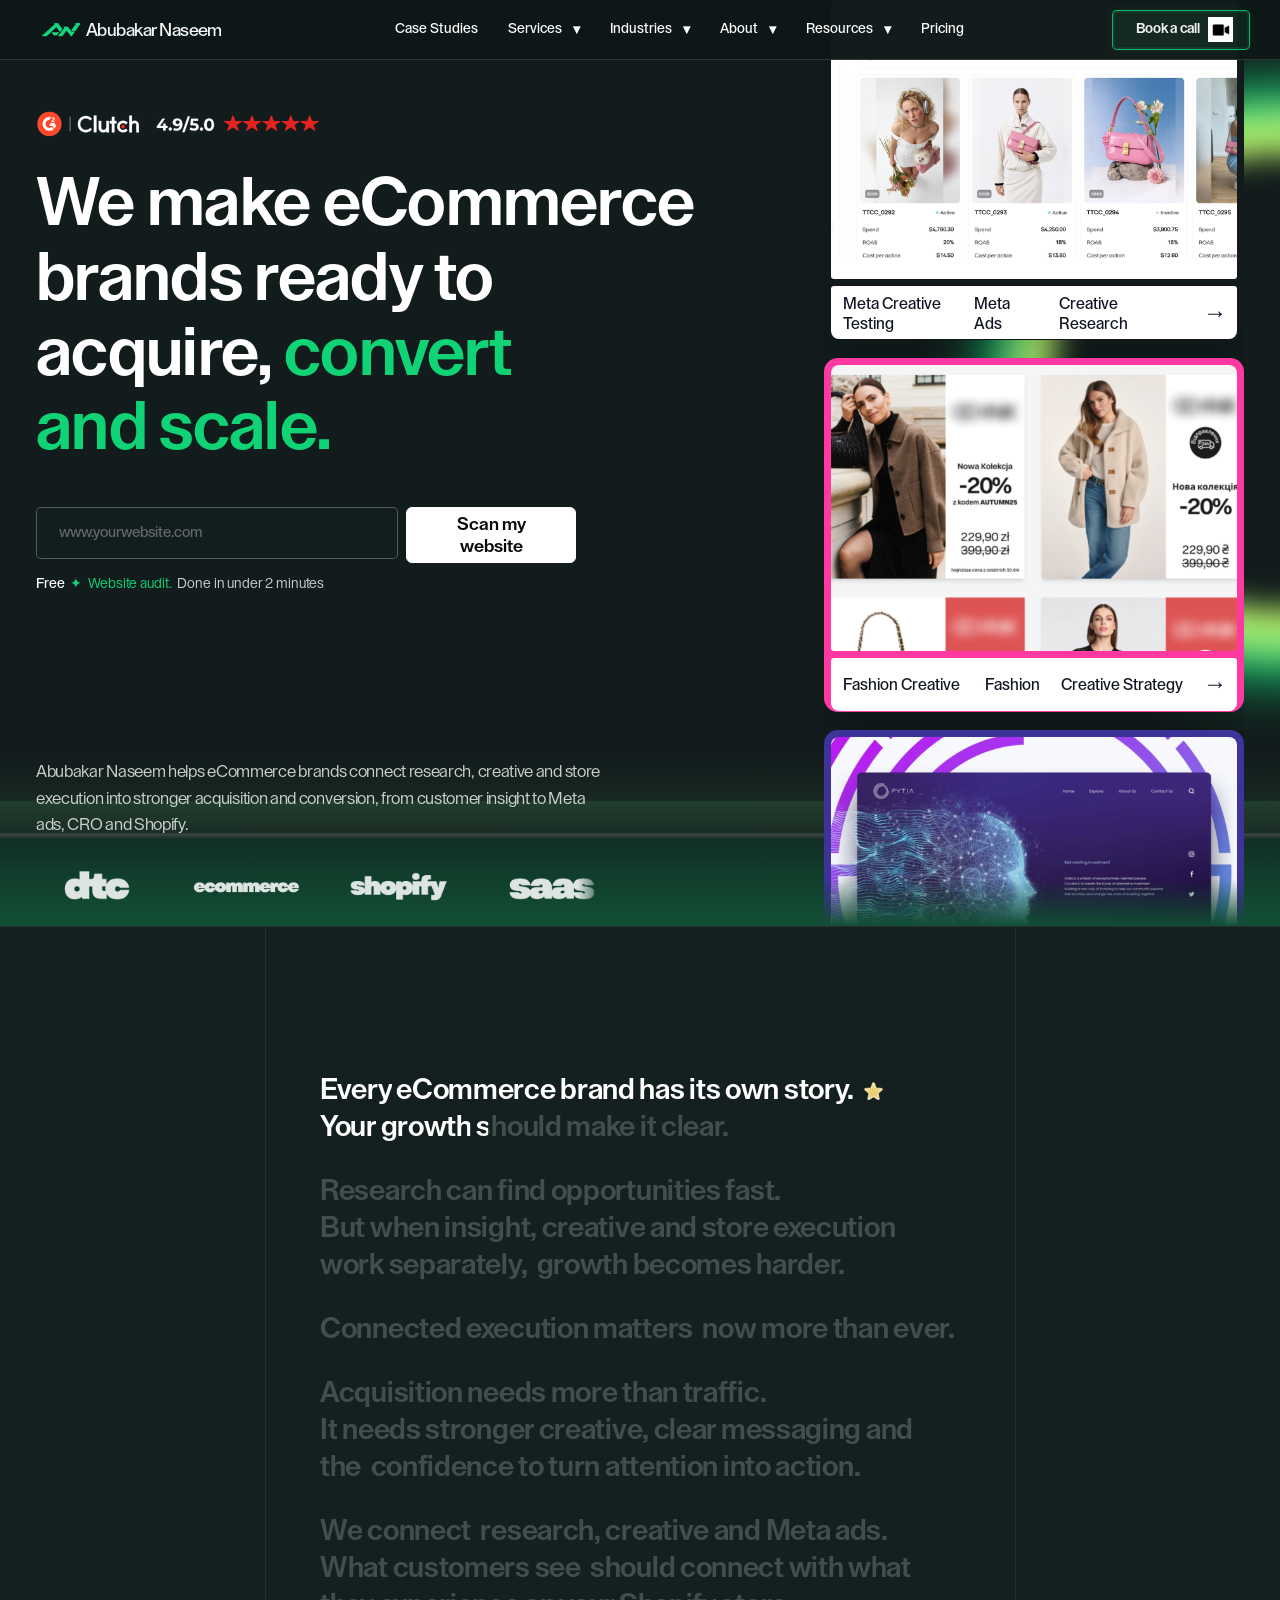
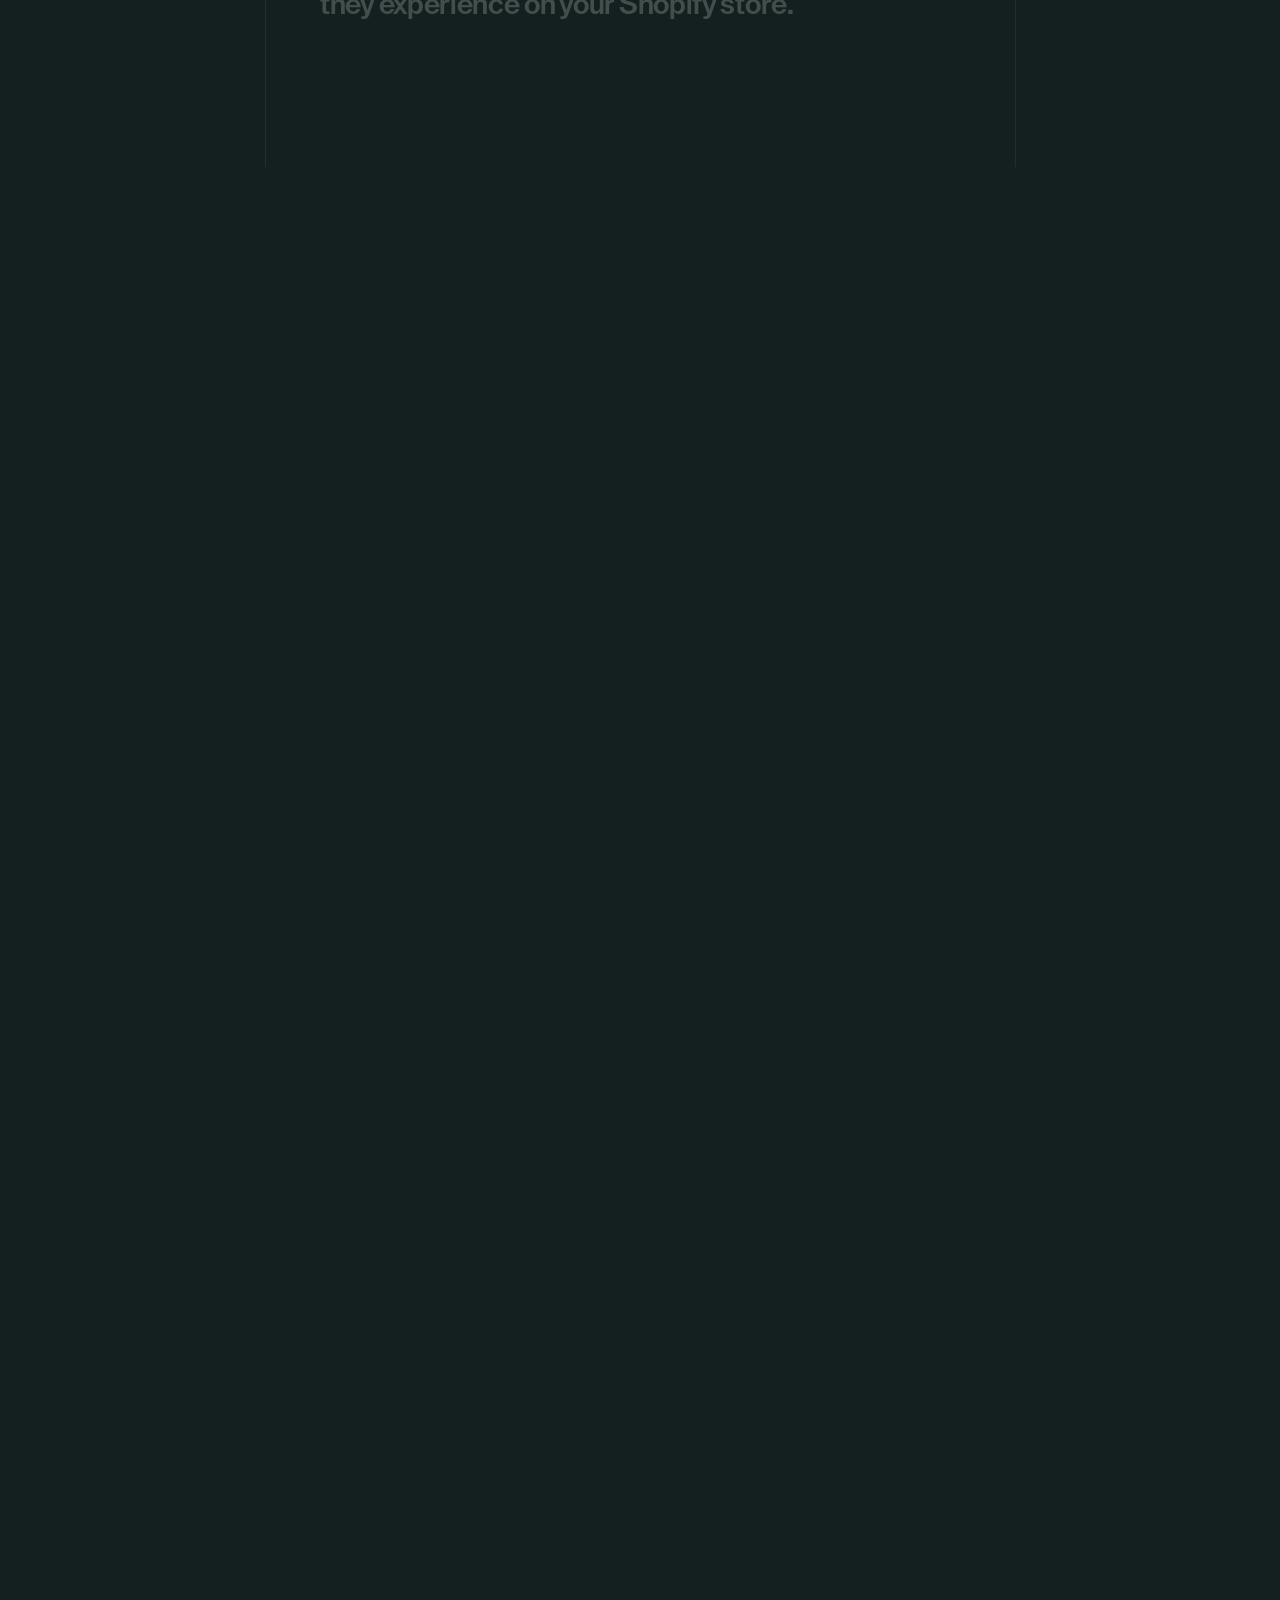
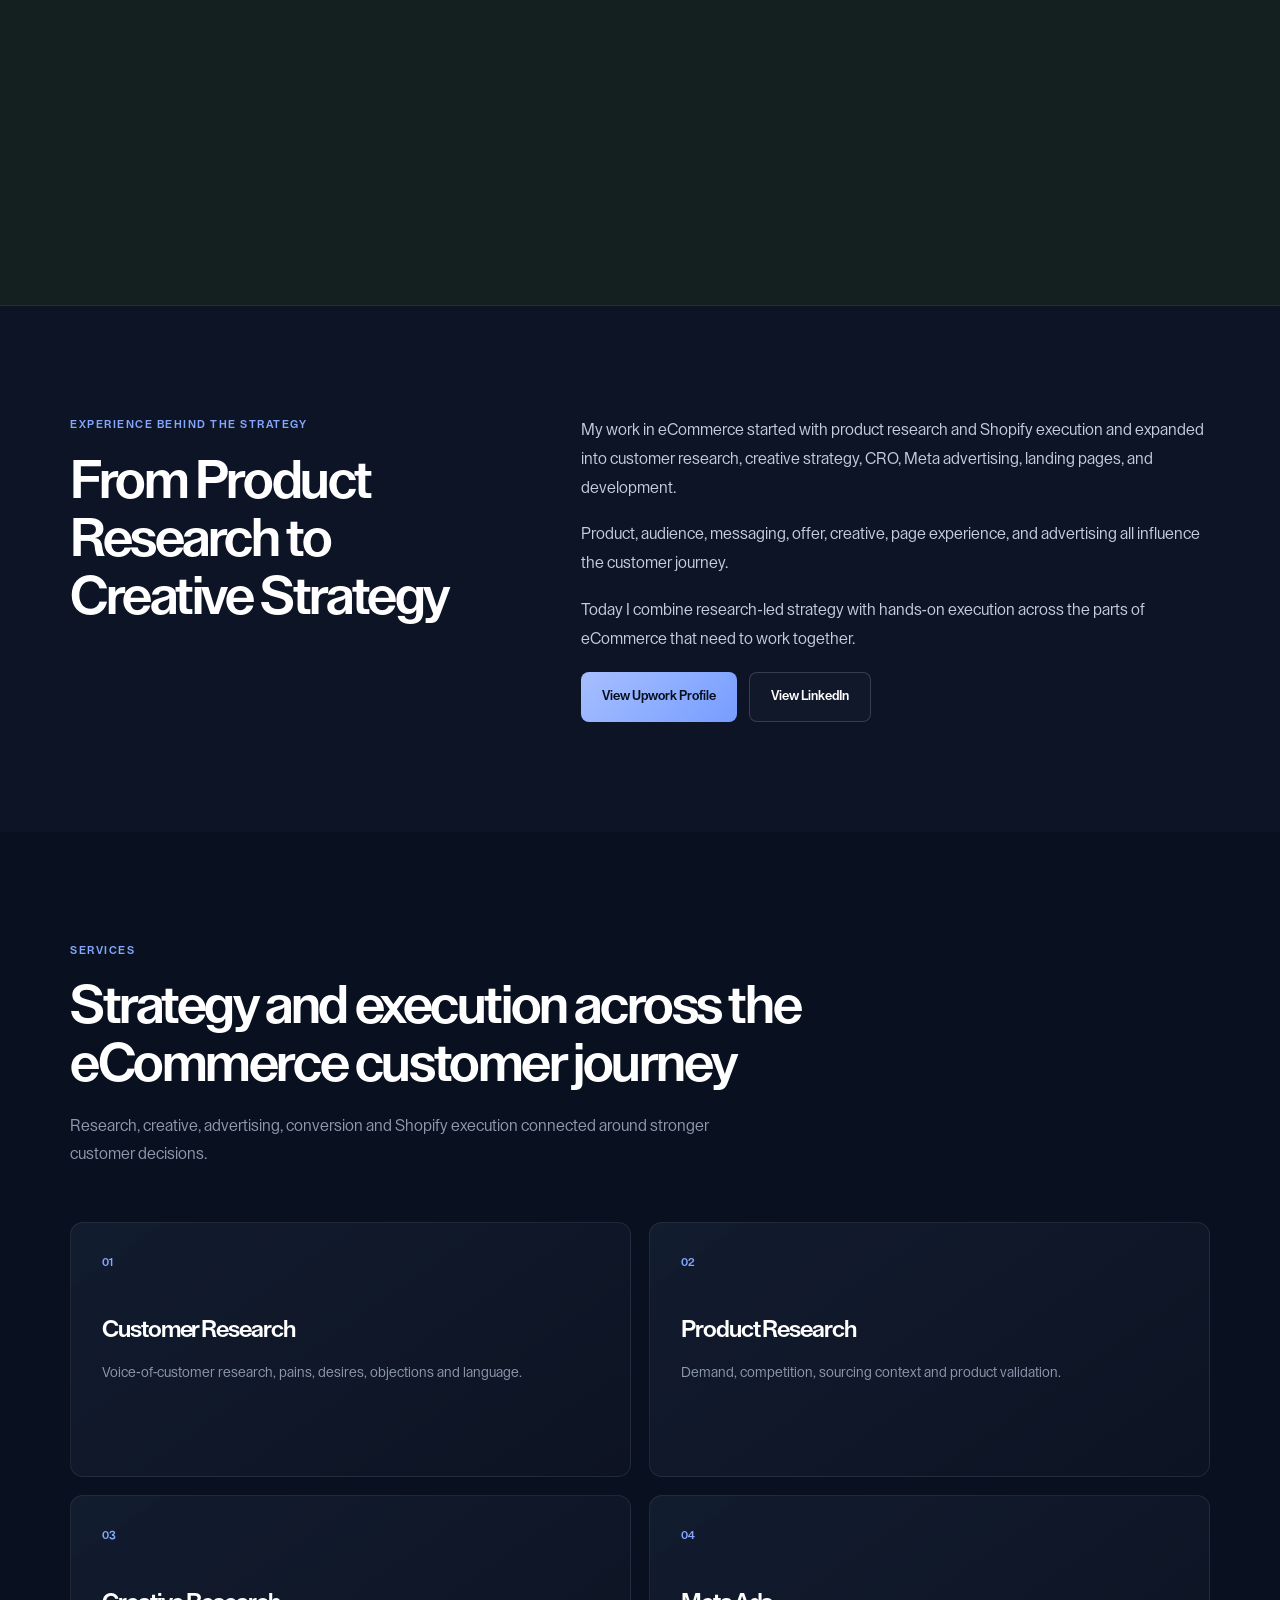
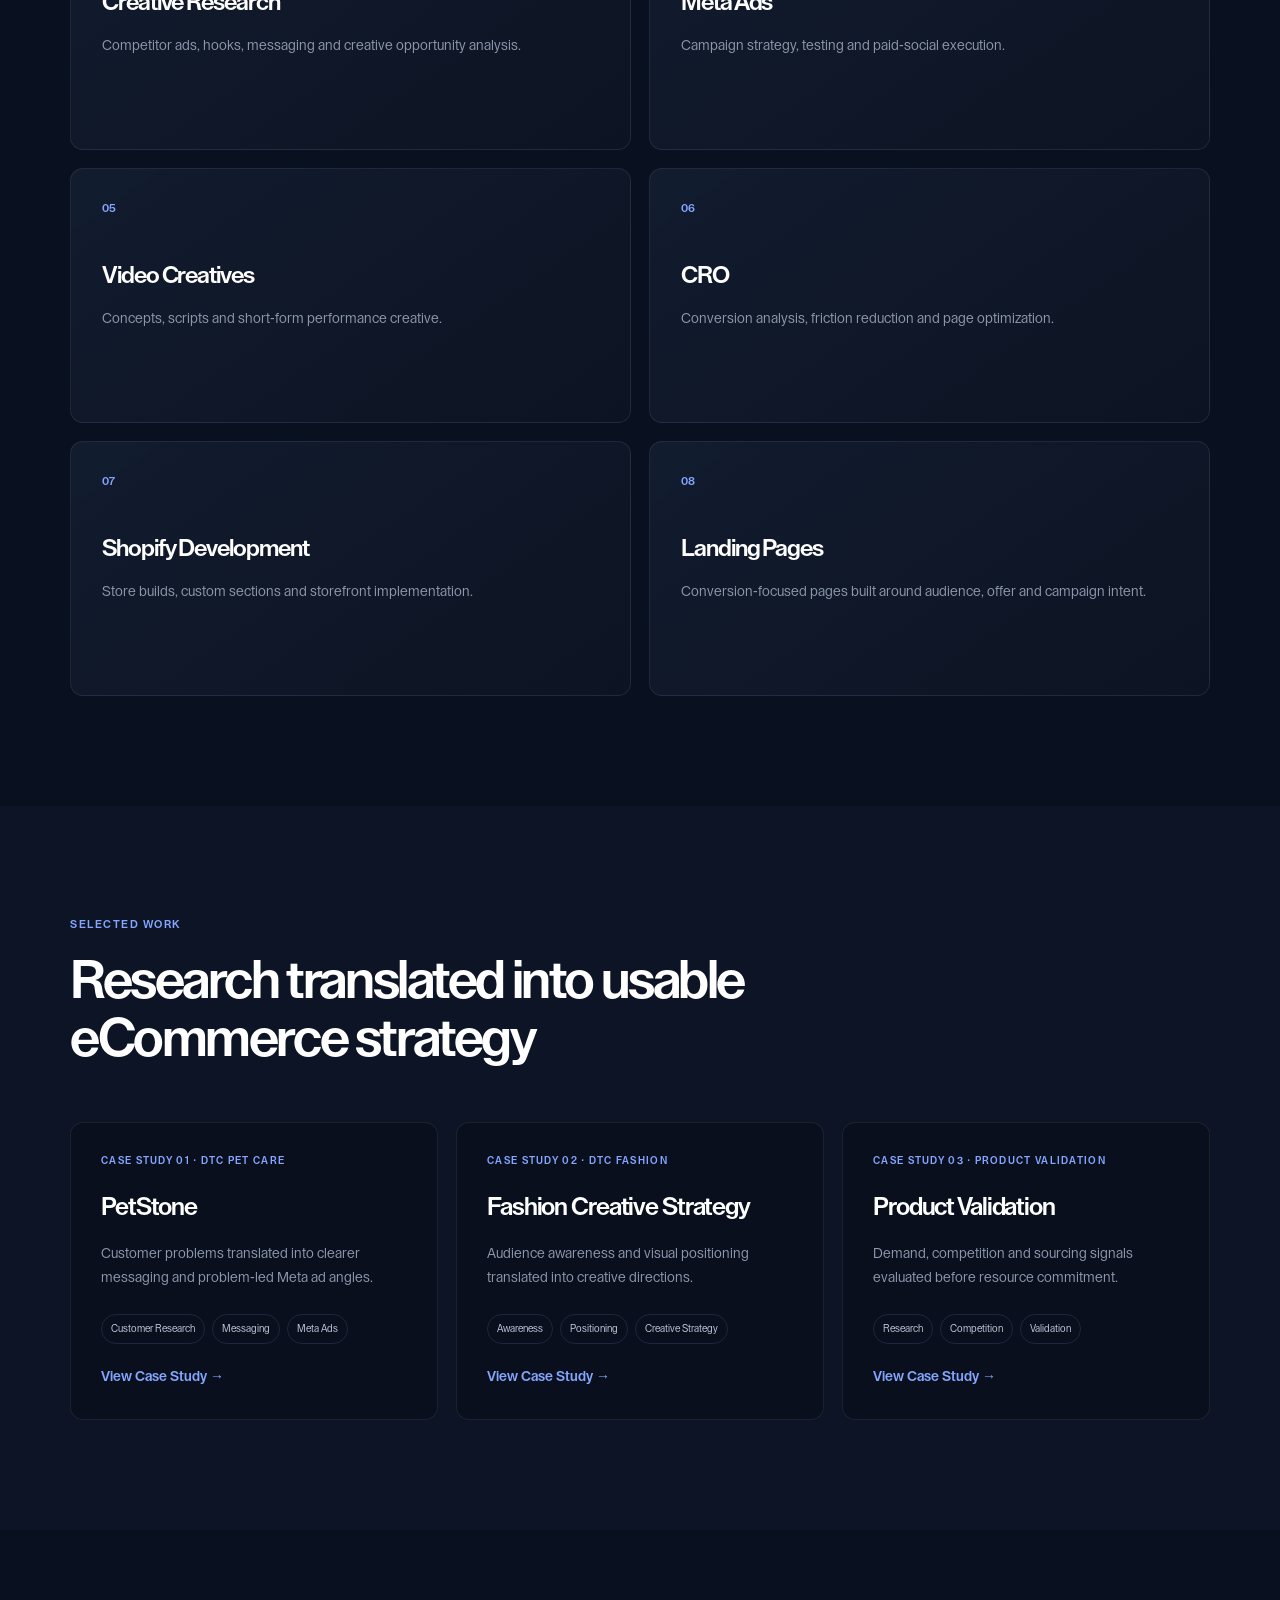
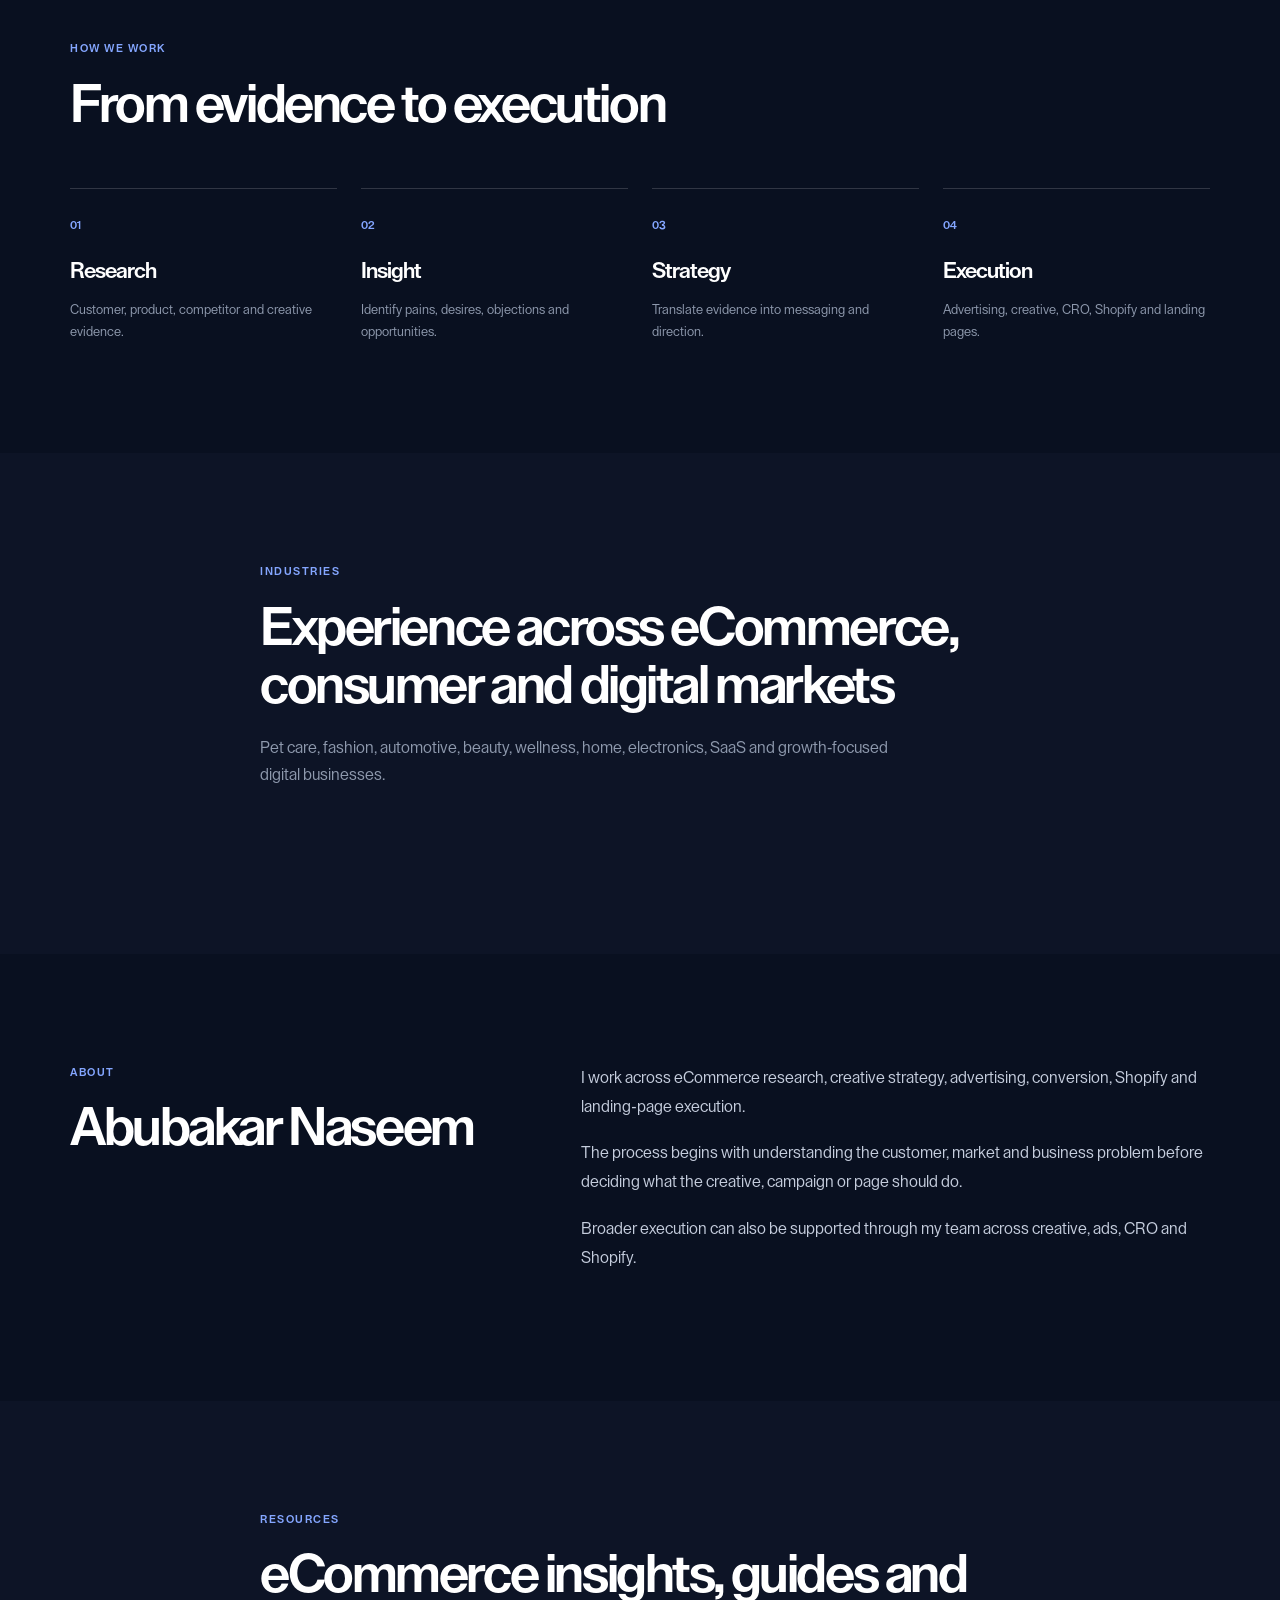
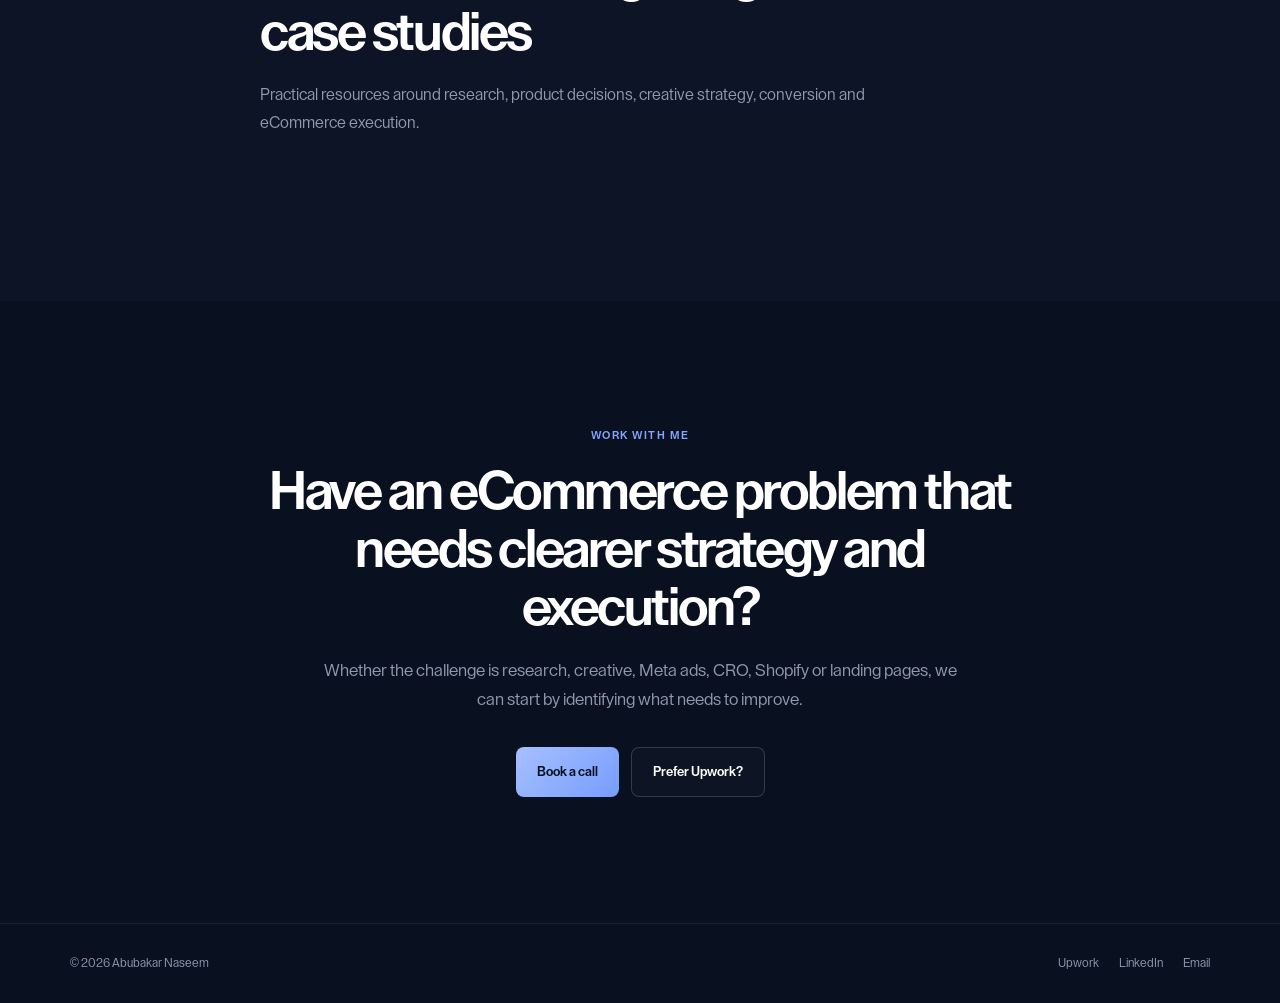
<file: index.html>
<!DOCTYPE html>
<html lang="en">

<head>
  <meta charset="UTF-8">

  <meta
    name="viewport"
    content="width=device-width, initial-scale=1.0"
  >

  <title>
    Abubakar Naseem | eCommerce Strategy & Execution
  </title>

  <meta
    name="description"
    content="Abubakar Naseem helps eCommerce brands with customer research, product research, creative research, Meta ads, CRO, video creatives, Shopify development, and landing pages."
  >

  <meta
    name="robots"
    content="index, follow"
  >

  <link
    rel="canonical"
    href="https://abubakarnaseem.github.io/"
  >

  <link
    rel="stylesheet"
    href="style.css"
  >

  <meta
    property="og:type"
    content="website"
  >

  <meta
    property="og:title"
    content="Abubakar Naseem | eCommerce Strategy & Execution"
  >

  <meta
    property="og:description"
    content="Research-led eCommerce strategy, creative, advertising, CRO, Shopify development, and landing-page execution."
  >

  <meta
    property="og:url"
    content="https://abubakarnaseem.github.io/"
  >

  <meta
    property="og:site_name"
    content="Abubakar Naseem"
  >

  <meta
    property="og:image"
    content="https://abubakarnaseem.github.io/og-image.png"
  >

  <meta
    name="twitter:card"
    content="summary_large_image"
  >

  <meta
    name="twitter:image"
    content="https://abubakarnaseem.github.io/og-image.png"
  >

  <script type="application/ld+json">
  {
    "@context": "https://schema.org",
    "@type": "Person",
    "name": "Abubakar Naseem",
    "url": "https://abubakarnaseem.github.io/",
    "jobTitle": "eCommerce Strategy & Execution Specialist",
    "sameAs": [
      "https://www.upwork.com/freelancers/abubakarnaseemofficial",
      "https://www.linkedin.com/in/abubakarnaseem/"
    ]
  }
  </script>

  <style>
    /* ============================================================
       SCROLL-DRIVEN STORY SECTION — V6 DESKTOP
       Overflow-safe composition + stable icon spacing
       ============================================================ */

    .story-scroll-section {
      --story-bg: #13201f;
      --story-grid: rgba(255, 255, 255, 0.070);
      --story-muted: rgba(255, 255, 255, 0.205);
      --story-active: #ffffff;

      position: relative;
      min-height: 820vh;
      overflow: clip;
      background: var(--story-bg);
      border-top: 1px solid var(--story-grid);
      border-bottom: 1px solid var(--story-grid);
    }

    .story-sticky {
      position: sticky;
      top: 60px;
      height: calc(100vh - 60px);
      min-height: 700px;
    }

    .story-grid-frame {
      position: relative;
      width: 100%;
      height: 100%;

      background-image:
        linear-gradient(
          to right,
          transparent calc(50% - 375px),
          var(--story-grid) calc(50% - 375px),
          var(--story-grid) calc(50% - 374px),
          transparent calc(50% - 374px),
          transparent calc(50% + 375px),
          var(--story-grid) calc(50% + 375px),
          var(--story-grid) calc(50% + 376px),
          transparent calc(50% + 376px)
        );
    }

    .story-copy {
      position: absolute;
      top: 50%;
      left: 50%;
      transform: translate(-50%, -50%);

      width: 640px;
      max-width: calc(100vw - 80px);

      padding: 0;

      font-family: "Laygrotesk Trial", Arial, sans-serif;
      font-size: 29px;
      font-weight: 600;
      line-height: 37px;
      letter-spacing: -0.3px;

      text-rendering: optimizeLegibility;
      -webkit-font-smoothing: antialiased;
    }

    .story-block {
      margin: 0 0 27px;
    }

    .story-block:last-child {
      margin-bottom: 0;
    }

    .story-row {
      min-height: 37px;
      white-space: nowrap;
      color: var(--story-muted);
    }

    .story-word {
      --word-progress: 0;

      color: transparent;

      background:
        linear-gradient(
          90deg,
          var(--story-active) 0%,
          var(--story-active) calc(var(--word-progress) * 100%),
          var(--story-muted) calc(var(--word-progress) * 100%),
          var(--story-muted) 100%
        );

      -webkit-background-clip: text;
      background-clip: text;
    }

    /* Smoothly grows from zero width only when the reading cursor
       reaches the icon. No empty gap before that point. */
    .story-icon-token {
      --icon-progress: 0;

      display: inline-flex;

      width: calc(25px * var(--icon-progress));
      margin-left: calc(2px * var(--icon-progress));
      margin-right: calc(2px * var(--icon-progress));

      align-items: center;
      justify-content: center;

      vertical-align: -3px;

      opacity: var(--icon-progress);

      overflow: visible;

      transform:
        scale(
          calc(
            0.82 +
            (0.18 * var(--icon-progress))
          )
        );

      pointer-events: none;
    }

    .story-inline-icon {
      display: block;
      width: 21px;
      height: 21px;
      object-fit: contain;
      pointer-events: none;
    }

    .story-mobile-orbit {
      display: none;
    }


    /* ============================================================
       MOBILE STORY — V2
       Tighter Flowtrix geometry + smoother reveal
       Desktop above remains untouched.
       ============================================================ */
    @media (max-width: 900px) {

      .story-scroll-section {
        min-height: 585vh;
      }

      .story-sticky {
        top: 0;
        height: 100vh;
        min-height: 680px;
      }

      .story-grid-frame {
        position: relative;

        background-image:
          linear-gradient(
            to right,
            transparent 21px,
            var(--story-grid) 21px,
            var(--story-grid) 22px,
            transparent 22px,
            transparent calc(100% - 22px),
            var(--story-grid) calc(100% - 22px),
            var(--story-grid) calc(100% - 21px),
            transparent calc(100% - 21px)
          ),
          linear-gradient(
            to bottom,
            transparent 164px,
            var(--story-grid) 164px,
            var(--story-grid) 165px,
            transparent 165px,
            transparent calc(100% - 28px),
            var(--story-grid) calc(100% - 28px),
            var(--story-grid) calc(100% - 27px),
            transparent calc(100% - 27px)
          );
      }

      .story-copy {
        top: 151px;
        left: 30px;
        transform: none;

        width: calc(100% - 60px);
        max-width: none;

        padding: 0;

        font-family: "Laygrotesk Trial", Arial, sans-serif;
        font-size: 17px;
        font-weight: 600;
        line-height: 23px;
        letter-spacing: -0.16px;
      }

      .story-block {
        margin: 0 0 28px;
      }

      .story-block:last-child {
        margin-bottom: 0;
      }

      .story-row {
        min-height: 23px;
        white-space: normal;
      }

      .story-icon-token {
        width: calc(20px * var(--icon-progress));
        margin-left: calc(2px * var(--icon-progress));
        margin-right: calc(2px * var(--icon-progress));
        vertical-align: -2px;
      }

      .story-inline-icon {
        width: 16px;
        height: 16px;
      }

      /* Flowtrix-like ring: higher, cleaner hollow center,
         brighter lower rim, visible dotted orbit. */
      .story-mobile-orbit {
        position: absolute;
        z-index: 1;

        top: -256px;
        left: 50%;

        display: block;

        width: 345px;
        height: 345px;

        transform: translateX(-50%);

        border-radius: 50%;
        border: 1px dashed rgba(145, 255, 175, 0.16);

        pointer-events: none;
      }

      .story-mobile-orbit::before {
        content: "";
        position: absolute;

        inset: 39px;

        border-radius: 50%;

        background:
          conic-gradient(
            from 205deg,
            rgba(105, 220, 83, 0.88) 0deg,
            rgba(150, 248, 91, 0.98) 72deg,
            rgba(226, 255, 124, 1) 126deg,
            rgba(126, 243, 87, 1) 190deg,
            rgba(56, 180, 82, 0.90) 270deg,
            rgba(105, 220, 83, 0.88) 360deg
          );

        box-shadow:
          0 0 18px rgba(119, 255, 109, 0.22),
          0 0 38px rgba(96, 238, 100, 0.12);

        filter: blur(1.4px);
      }

      .story-mobile-orbit::after {
        content: "";
        position: absolute;

        inset: 91px;

        border-radius: 50%;

        background: #13201f;

        box-shadow:
          0 0 20px rgba(19, 32, 31, 0.92);
      }

    }
  </style>

</head>


<body>


  <!-- =====================================================
       OVERLAY
  ====================================================== -->

  <div
    class="nav-overlay"
    id="navOverlay"
    aria-hidden="true"
  ></div>


  <!-- =====================================================
       HEADER
  ====================================================== -->

  <header class="site-header">

    <div class="container premium-nav-shell">


<a
  href="#top"
  class="premium-brand"
  aria-label="Abubakar Naseem homepage"
>
  <img
    src="abubakar-naseem-logo.png.png"
    alt=""
    class="premium-brand-symbol"
  >

  <span class="premium-brand-wordmark">
    Abubakar Naseem
  </span>
</a>


      <nav
        class="desktop-nav"
        aria-label="Primary navigation"
      >

        <a
          href="#case-studies"
          class="nav-link"
        >
          Case Studies
        </a>


        <!-- SERVICES -->

        <div class="nav-dropdown">

          <button
            class="nav-link nav-dropdown-trigger"
            id="servicesTrigger"
            type="button"
            aria-expanded="false"
          >
            Services
            <span class="nav-chevron">▾</span>
          </button>


          <div
            class="mega-menu"
            id="servicesMegaMenu"
            aria-hidden="true"
          >

            <div class="mega-menu-inner services-mega-inner">

              <div class="services-main-panel">

                <div class="services-columns">

                  <div class="services-column">

                    <p class="services-column-label">
                      Research & Strategy
                    </p>

                    <a href="#services" class="service-menu-link">
                      <span class="service-menu-icon">◉</span>
                      <span>Customer Research</span>
                    </a>

                    <a href="#services" class="service-menu-link">
                      <span class="service-menu-icon">◇</span>
                      <span>Product Research</span>
                    </a>

                    <a href="#services" class="service-menu-link">
                      <span class="service-menu-icon">✦</span>
                      <span>Creative Research</span>
                    </a>

                  </div>


                  <div class="services-column">

                    <p class="services-column-label">
                      Creative & Growth
                    </p>

                    <a href="#services" class="service-menu-link">
                      <span class="service-menu-icon">▥</span>
                      <span>Meta Ads</span>
                    </a>

                    <a href="#services" class="service-menu-link">
                      <span class="service-menu-icon">▷</span>
                      <span>Video Creatives</span>
                    </a>

                    <a href="#services" class="service-menu-link">
                      <span class="service-menu-icon">↗</span>
                      <span>CRO</span>
                    </a>

                  </div>


                  <div class="services-column">

                    <p class="services-column-label">
                      Shopify & Web
                    </p>

                    <a href="#services" class="service-menu-link">
                      <span class="service-menu-icon">□</span>
                      <span>Shopify Development</span>
                    </a>

                    <a href="#services" class="service-menu-link">
                      <span class="service-menu-icon">▤</span>
                      <span>Landing Pages</span>
                    </a>

                  </div>

                </div>

              </div>


              <aside class="services-recent-panel">

                <p class="services-recent-label">
                  Recent Work
                </p>

                <a
                  href="petstone-case-study.html"
                  class="services-recent-card"
                >

                  <div class="services-recent-image-wrap">
                    <img
                      src="petstone-store.png.png"
                      alt="PetStone eCommerce project"
                      class="services-recent-image"
                    >
                  </div>

                  <div class="services-recent-content">

                    <strong>
                      PetStone: Research, Creative & Shopify Execution
                    </strong>

                    <p>
                      Customer research translated into clearer messaging,
                      Meta creative direction and a stronger Shopify experience.
                    </p>

                  </div>

                </a>

              </aside>

            </div>

          </div>

        </div>


        <!-- INDUSTRIES -->

        <div class="nav-dropdown">

          <button
            class="nav-link nav-dropdown-trigger"
            id="industriesTrigger"
            type="button"
            aria-expanded="false"
          >
            Industries
            <span class="nav-chevron">▾</span>
          </button>


          <div
            class="mega-menu industries-menu"
            id="industriesMegaMenu"
            aria-hidden="true"
          >

            <div class="mega-menu-inner industries-mega-inner">

              <div class="industries-links-panel">

                <div class="industries-menu-heading">
                  <p class="mega-column-label">Industries</p>
                </div>

                <div class="industries-link-grid">

                  <div class="industries-link-column">

                    <a href="#industries" class="industry-menu-link">
                      <span class="industry-menu-icon">🐾</span>
                      <span>Pet Care</span>
                    </a>

                    <a href="#industries" class="industry-menu-link">
                      <span class="industry-menu-icon">◇</span>
                      <span>Fashion &amp; Apparel</span>
                    </a>

                    <a href="#industries" class="industry-menu-link">
                      <span class="industry-menu-icon">◈</span>
                      <span>Automotive</span>
                    </a>

                    <a href="#industries" class="industry-menu-link">
                      <span class="industry-menu-icon">✦</span>
                      <span>Beauty</span>
                    </a>

                    <a href="#industries" class="industry-menu-link">
                      <span class="industry-menu-icon">♡</span>
                      <span>Health &amp; Wellness</span>
                    </a>

                  </div>


                  <div class="industries-link-column">

                    <a href="#industries" class="industry-menu-link">
                      <span class="industry-menu-icon">⌂</span>
                      <span>Home &amp; Living</span>
                    </a>

                    <a href="#industries" class="industry-menu-link">
                      <span class="industry-menu-icon">▣</span>
                      <span>Electronics</span>
                    </a>

                    <a href="#industries" class="industry-menu-link">
                      <span class="industry-menu-icon">☁</span>
                      <span>B2B SaaS</span>
                    </a>

                    <a href="#industries" class="industry-menu-link">
                      <span class="industry-menu-icon">◈</span>
                      <span>Web3</span>
                    </a>

                    <a href="#industries" class="industry-menu-link">
                      <span class="industry-menu-icon">↑</span>
                      <span>Growth &amp; Marketing</span>
                    </a>

                  </div>

                </div>

              </div>


              <aside class="industries-feature-panel">

                <p class="industries-feature-label">
                  Featured Case Study
                </p>

                <a
                  href="petstone-case-study.html"
                  class="industries-feature-card"
                >

                  <div class="industries-feature-image-wrap">
                    <img
                      src="petstone-store.png.png"
                      alt="PetStone eCommerce case study"
                      class="industries-feature-image"
                    >
                  </div>

                  <div class="industries-feature-content">

                    <div>
                      <span class="industries-feature-kicker">
                        DTC Pet Care
                      </span>

                      <strong>PetStone</strong>

                      <p>
                        Customer research translated into clearer messaging
                        and problem-led Meta ad angles.
                      </p>
                    </div>

                    <span class="industries-feature-arrow">→</span>

                  </div>

                </a>

              </aside>

            </div>

          </div>

        </div>


        <!-- ABOUT -->

        <div class="nav-dropdown">

          <button
            class="nav-link nav-dropdown-trigger"
            id="aboutTrigger"
            type="button"
            aria-expanded="false"
          >
            About
            <span class="nav-chevron">▾</span>
          </button>


          <div
            class="mega-menu about-menu"
            id="aboutMegaMenu"
            aria-hidden="true"
          >

            <div class="mega-menu-inner about-flowtrix-inner">

              <div class="about-links-panel">

                <p class="about-panel-label">
                  About
                </p>

                <a
                  href="#about"
                  class="about-menu-link"
                >
                  <span class="about-menu-icon">○</span>
                  <span>About Abubakar</span>
                </a>

                <a
                  href="#process"
                  class="about-menu-link"
                >
                  <span class="about-menu-icon">◇</span>
                  <span>How We Work</span>
                </a>

              </div>


              <aside class="about-proof-panel">

                <p class="about-panel-label">
                  About the Work
                </p>

                <a
                  href="#about"
                  class="about-proof-card"
                >

                  <div class="about-proof-visual">

                    <div class="about-proof-mark">
                      AN
                    </div>

                    <div class="about-proof-copy">

                      <strong>
                        Research-led eCommerce execution
                      </strong>

                      <span>
                        Strategy, creative, CRO and Shopify
                      </span>

                    </div>

                  </div>


                  <div class="about-proof-stats">

                    <div>
                      <strong>7+</strong>
                      <span>Years in eCommerce</span>
                    </div>

                    <div>
                      <strong>250+</strong>
                      <span>Freelance Projects</span>
                    </div>

                    <div>
                      <strong>4,900+</strong>
                      <span>Client Work Hours</span>
                    </div>

                  </div>

                </a>

              </aside>

            </div>

          </div>

        </div>


        <!-- RESOURCES -->

        <div class="nav-dropdown">

          <button
            class="nav-link nav-dropdown-trigger"
            id="resourcesTrigger"
            type="button"
            aria-expanded="false"
          >
            Resources
            <span class="nav-chevron">▾</span>
          </button>


          <div
            class="mega-menu about-menu"
            id="resourcesMegaMenu"
            aria-hidden="true"
          >

            <div class="mega-menu-inner resources-flowtrix-inner">

              <!-- LEFT: RESOURCE LINKS -->
              <div class="resources-links-panel">

                <p class="resources-panel-label">
                  Resources
                </p>

                <a
                  href="#case-studies"
                  class="resources-menu-link"
                >
                  <span class="resources-menu-icon">▤</span>
                  <span>Case Studies</span>
                </a>

                <a
                  href="#resources"
                  class="resources-menu-link"
                >
                  <span class="resources-menu-icon">▱</span>
                  <span>Insights & Articles</span>
                </a>

                <a
                  href="#resources"
                  class="resources-menu-link"
                >
                  <span class="resources-menu-icon">▥</span>
                  <span>Guides</span>
                </a>

                <a
                  href="#resources"
                  class="resources-menu-link"
                >
                  <span class="resources-menu-icon">?</span>
                  <span>FAQs</span>
                </a>

              </div>


              <!-- MIDDLE: PROOF / EXPERIENCE -->
              <div class="resources-proof-panel">

                <p class="resources-panel-label">
                  Proof & Experience
                </p>

                <div class="resources-proof-list">

                  <div class="resources-proof-row">

                    <div>
                      <strong>250+</strong>
                      <span>Freelance Projects</span>
                    </div>

                    <span class="resources-proof-mark">
                      PROJECTS
                    </span>

                  </div>


                  <div class="resources-proof-row">

                    <div>
                      <strong>4,900+</strong>
                      <span>Client Work Hours</span>
                    </div>

                    <span class="resources-proof-mark">
                      HOURS
                    </span>

                  </div>


                  <div class="resources-proof-row">

                    <div>
                      <strong>7+</strong>
                      <span>Years in eCommerce</span>
                    </div>

                    <span class="resources-proof-mark">
                      EXPERIENCE
                    </span>

                  </div>

                </div>

              </div>


              <!-- RIGHT: FEATURED STORY -->
              <aside class="resources-feature-panel">

                <p class="resources-panel-label">
                  Featured Story
                </p>

                <a
                  href="fashion-creative-strategy.html"
                  class="resources-feature-card"
                >

                  <div class="resources-feature-image-wrap">

                    <img
                      src="fashion-creative.png.png"
                      alt="Fashion creative strategy case study"
                      class="resources-feature-image"
                    >

                  </div>


                  <div class="resources-feature-content">

                    <strong>
                      Fashion Creative Strategy
                    </strong>

                    <p>
                      Audience awareness and visual positioning translated
                      into clearer creative directions for a fashion brand.
                    </p>

                  </div>

                </a>

              </aside>

            </div>

          </div>

        </div>


        <!-- PRICING -->

        <a
          href="#pricing"
          class="nav-link"
        >
          Pricing
        </a>


      </nav>


<a
  href="#contact"
  class="nav-call-button"
>
  <span>Book a call</span>

  <img
    src="new video-call-icon.png.png"
    alt=""
    class="call-video-icon-image"
    aria-hidden="true"
  >
</a>


      <div class="mobile-nav-actions">

<a
  href="#contact"
  class="mobile-call-button"
>
  <span>Book a call</span>

  <img
    src="new video-call-icon.png.png"
    alt=""
    class="call-video-icon-image"
    aria-hidden="true"
  >
</a>

        <button
          class="mobile-menu-button"
          id="mobileMenuButton"
          type="button"
          aria-label="Open navigation"
          aria-expanded="false"
        >
          <span></span>
          <span></span>
          <span></span>
        </button>

      </div>

    </div>


    <div
      class="mobile-menu"
      id="mobileMenu"
      aria-hidden="true"
    >

      <div class="mobile-menu-inner">

        <a href="#case-studies" class="mobile-nav-link">
          Case Studies
        </a>

        <a href="#services" class="mobile-nav-link">
          Services
        </a>

        <a href="#industries" class="mobile-nav-link">
          Industries
        </a>

        <a href="#about" class="mobile-nav-link">
          About
        </a>

        <a href="#resources" class="mobile-nav-link">
          Resources
        </a>

        <a href="#contact" class="mobile-menu-call">
          Book a call
          <span>→</span>
        </a>

      </div>

    </div>

  </header>


  <!-- =====================================================
       MAIN
  ====================================================== -->

  <main id="top">


    <!-- =====================================================
         HERO
    ====================================================== -->

    <section class="hero-v2">

      <div
        class="hero-v2-arc"
        aria-hidden="true"
      ></div>

      <div
        class="hero-v2-bottom-glow"
        aria-hidden="true"
      ></div>

      <div class="container hero-v2-grid">

        <!-- =================================================
             LEFT CONTENT
        ================================================== -->

        <div class="hero-v2-copy">

          <!-- CLUTCH PROOF -->

          <div class="hero-v2-clutch">
            <img
              src="clutch-rating-full.png"
              alt="Clutch 4.9 out of 5 rating"
              class="hero-v2-clutch-image"
              width="285"
              height="40"
            >
          </div>


          <!-- HEADLINE -->

<h1 class="hero-v2-title">

  <span class="hero-title-line">
    We make eCommerce
  </span>

  <span class="hero-title-line">
    brands ready to
  </span>

  <span class="hero-title-line">
    acquire, <span class="hero-v2-title-highlight-inline">convert</span>
  </span>

  <span class="hero-title-line hero-v2-title-highlight">
    and scale.
  </span>

</h1>


          <!-- WEBSITE AUDIT -->

          <div
            class="hero-v2-audit"
            aria-label="Website audit"
          >

            <div class="hero-v2-audit-row">

              <label
                for="heroWebsiteUrl"
                class="sr-only"
              >
                Website URL
              </label>

              <input
                id="heroWebsiteUrl"
                class="hero-v2-audit-input"
                type="url"
                inputmode="url"
                autocomplete="url"
                placeholder="www.yourwebsite.com"
              >

              <button
                class="hero-v2-audit-button"
                type="button"
                aria-label="Scan my website"
              >
                Scan my website
              </button>

            </div>


            <p class="hero-v2-audit-note">
              <strong>Free</strong>
              <span
                class="hero-v2-audit-spark"
                aria-hidden="true"
              >
                ✦
              </span>
              <span class="hero-v2-audit-note-accent">
                Website audit.
              </span>
              <span>
                Done in under 2 minutes
              </span>
            </p>

          </div>


          <!-- SUPPORTING COPY -->

          <p class="hero-v2-description">
            Abubakar Naseem helps eCommerce brands connect research,
            creative and store execution into stronger acquisition and
            conversion, from customer insight to Meta ads, CRO and Shopify.
          </p>


          <!-- =================================================
               CONTINUOUS TRUSTED LOGO TICKER
          ================================================== -->

          <div class="hero-v2-trust">

            <div class="trust-ticker-viewport">

              <div class="trust-ticker-track">

                <!-- ORIGINAL SET -->

                <div class="trust-logo-item">
                  <img
                    src="trusted-dtc.png.png"
                    alt="Trusted business"
                    class="trust-logo-image"
                  >
                </div>

                <div class="trust-logo-item">
                  <img
                    src="trusted-ecommerce.png.png"
                    alt="Trusted business"
                    class="trust-logo-image"
                  >
                </div>

                <div class="trust-logo-item">
                  <img
                    src="trusted-shopify.png.png"
                    alt="Trusted business"
                    class="trust-logo-image"
                  >
                </div>

                <div class="trust-logo-item">
                  <img
                    src="trusted-saas.png.png"
                    alt="Trusted business"
                    class="trust-logo-image"
                  >
                </div>


                <!-- DUPLICATED SET FOR SEAMLESS LOOP -->

                <div
                  class="trust-logo-item"
                  aria-hidden="true"
                >
                  <img
                    src="trusted-dtc.png.png"
                    alt=""
                    class="trust-logo-image"
                  >
                </div>

                <div
                  class="trust-logo-item"
                  aria-hidden="true"
                >
                  <img
                    src="trusted-ecommerce.png.png"
                    alt=""
                    class="trust-logo-image"
                  >
                </div>

                <div
                  class="trust-logo-item"
                  aria-hidden="true"
                >
                  <img
                    src="trusted-shopify.png.png"
                    alt=""
                    class="trust-logo-image"
                  >
                </div>

                <div
                  class="trust-logo-item"
                  aria-hidden="true"
                >
                  <img
                    src="trusted-saas.png.png"
                    alt=""
                    class="trust-logo-image"
                  >
                </div>

              </div>

            </div>

          </div>

        </div>


        <!-- =================================================
             RIGHT — CONTINUOUS PROJECT REEL
        ================================================== -->

        <div class="project-rail-shell">

          <div class="project-rail-viewport">

            <div class="project-rail-track project-continuous-track">

              <!-- =================================================
                   ORIGINAL SET
              ================================================== -->

              <!-- 1 META -->

              <a
                href="#case-studies"
                class="project-rail-card"
                style="--card-accent:#121A1C;"
              >

                <div class="project-card-image-frame">

                  <img
                    src="meta-creative-testing.png.png"
                    alt="Meta creative testing project"
                    class="project-card-image"
                  >

                </div>


                <div class="project-card-footer">

                  <strong class="project-card-name">
                    Meta Creative Testing
                  </strong>

                  <div class="project-card-tags">
                    <span>Meta Ads</span>
                    <span>Creative Research</span>
                  </div>

                  <span class="project-card-arrow">
                    →
                  </span>

                </div>

              </a>


              <!-- 2 FASHION -->

              <a
                href="fashion-creative-strategy.html"
                class="project-rail-card"
                style="--card-accent:#FF38A2;"
              >

                <div class="project-card-image-frame">

                  <img
                    src="fashion-creative.png.png"
                    alt="Fashion creative strategy project"
                    class="project-card-image"
                  >

                </div>


                <div class="project-card-footer">

                  <strong class="project-card-name">
                    Fashion Creative
                  </strong>

                  <div class="project-card-tags">
                    <span>Fashion</span>
                    <span>Creative Strategy</span>
                  </div>

                  <span class="project-card-arrow">
                    →
                  </span>

                </div>

              </a>


              <!-- 3 PETSTONE STORE -->

              <a
                href="petstone-case-study.html"
                class="project-rail-card"
                style="--card-accent:#3E3398;"
              >

                <div class="project-card-image-frame">

                  <img
                    src="petstone-store.png.png"
                    alt="PetStone Shopify store"
                    class="project-card-image"
                  >

                </div>


                <div class="project-card-footer">

                  <strong class="project-card-name">
                    PetStone Store
                  </strong>

                  <div class="project-card-tags">
                    <span>Shopify</span>
                    <span>DTC</span>
                  </div>

                  <span class="project-card-arrow">
                    →
                  </span>

                </div>

              </a>


              <!-- 4 PETSTONE PDP -->

              <a
                href="petstone-case-study.html"
                class="project-rail-card"
                style="--card-accent:#FFFFFF;"
              >

                <div class="project-card-image-frame">

                  <img
                    src="petstone-pdp.png.png"
                    alt="PetStone product page"
                    class="project-card-image"
                  >

                </div>


                <div class="project-card-footer">

                  <strong class="project-card-name">
                    PetStone PDP
                  </strong>

                  <div class="project-card-tags">
                    <span>CRO</span>
                    <span>Product Page</span>
                  </div>

                  <span class="project-card-arrow">
                    →
                  </span>

                </div>

              </a>


              <!-- 5 PRODUCT RESEARCH -->

              <a
                href="product-validation-case-study.html"
                class="project-rail-card"
                style="--card-accent:#75B7D8;"
              >

                <div class="project-card-image-frame">

                  <img
                    src="product-research.png.png"
                    alt="Product research and validation"
                    class="project-card-image"
                  >

                </div>


                <div class="project-card-footer">

                  <strong class="project-card-name">
                    Product Research
                  </strong>

                  <div class="project-card-tags">
                    <span>Research</span>
                    <span>Validation</span>
                  </div>

                  <span class="project-card-arrow">
                    →
                  </span>

                </div>

              </a>


              <!-- =================================================
                   DUPLICATED SET FOR SEAMLESS LOOP
              ================================================== -->

              <a
                href="#case-studies"
                class="project-rail-card"
                style="--card-accent:#121A1C;"
                aria-hidden="true"
                tabindex="-1"
              >

                <div class="project-card-image-frame">
                  <img
                    src="meta-creative-testing.png.png"
                    alt=""
                    class="project-card-image"
                  >
                </div>

                <div class="project-card-footer">
                  <strong class="project-card-name">
                    Meta Creative Testing
                  </strong>

                  <div class="project-card-tags">
                    <span>Meta Ads</span>
                    <span>Creative Research</span>
                  </div>

                  <span class="project-card-arrow">→</span>
                </div>

              </a>


              <a
                href="fashion-creative-strategy.html"
                class="project-rail-card"
                style="--card-accent:#FF38A2;"
                aria-hidden="true"
                tabindex="-1"
              >

                <div class="project-card-image-frame">
                  <img
                    src="fashion-creative.png.png"
                    alt=""
                    class="project-card-image"
                  >
                </div>

                <div class="project-card-footer">
                  <strong class="project-card-name">
                    Fashion Creative
                  </strong>

                  <div class="project-card-tags">
                    <span>Fashion</span>
                    <span>Creative Strategy</span>
                  </div>

                  <span class="project-card-arrow">→</span>
                </div>

              </a>


              <a
                href="petstone-case-study.html"
                class="project-rail-card"
                style="--card-accent:#3E3398;"
                aria-hidden="true"
                tabindex="-1"
              >

                <div class="project-card-image-frame">
                  <img
                    src="petstone-store.png.png"
                    alt=""
                    class="project-card-image"
                  >
                </div>

                <div class="project-card-footer">
                  <strong class="project-card-name">
                    PetStone Store
                  </strong>

                  <div class="project-card-tags">
                    <span>Shopify</span>
                    <span>DTC</span>
                  </div>

                  <span class="project-card-arrow">→</span>
                </div>

              </a>


              <a
                href="petstone-case-study.html"
                class="project-rail-card"
                style="--card-accent:#FFFFFF;"
                aria-hidden="true"
                tabindex="-1"
              >

                <div class="project-card-image-frame">
                  <img
                    src="petstone-pdp.png.png"
                    alt=""
                    class="project-card-image"
                  >
                </div>

                <div class="project-card-footer">
                  <strong class="project-card-name">
                    PetStone PDP
                  </strong>

                  <div class="project-card-tags">
                    <span>CRO</span>
                    <span>Product Page</span>
                  </div>

                  <span class="project-card-arrow">→</span>
                </div>

              </a>


              <a
                href="product-validation-case-study.html"
                class="project-rail-card"
                style="--card-accent:#75B7D8;"
                aria-hidden="true"
                tabindex="-1"
              >

                <div class="project-card-image-frame">
                  <img
                    src="product-research.png.png"
                    alt=""
                    class="project-card-image"
                  >
                </div>

                <div class="project-card-footer">
                  <strong class="project-card-name">
                    Product Research
                  </strong>

                  <div class="project-card-tags">
                    <span>Research</span>
                    <span>Validation</span>
                  </div>

                  <span class="project-card-arrow">→</span>
                </div>

              </a>

            </div>

          </div>

        </div>

      </div>

    </section>


    <!-- =====================================================
         SCROLL-DRIVEN ECOMMERCE STORY
         Desktop V6 — line-safe Flowtrix composition
    ====================================================== -->

    <section
      class="story-scroll-section"
      id="story"
      aria-label="How the eCommerce system connects"
    >

      <div class="story-mobile-orbit" aria-hidden="true"></div>

      <div class="story-sticky">

        <div class="story-grid-frame">

          <div class="story-copy">

            <!-- 2 lines -->
            <div class="story-block">
              <div class="story-row">
                <span class="story-reveal">Every eCommerce brand has its own story.</span>
                <span class="story-icon-token">
                  <img src="story-icon-star.png.png" alt="" class="story-inline-icon" aria-hidden="true">
                </span>
              </div>
              <div class="story-row">
                <span class="story-reveal">Your growth should make it clear.</span>
              </div>
            </div>

            <!-- 3 lines -->
            <div class="story-block">
              <div class="story-row">
                <span class="story-reveal">Research can find opportunities fast.</span>
                <span class="story-icon-token">
                  <img src="story-icon-lightning.png.png" alt="" class="story-inline-icon" aria-hidden="true">
                </span>
              </div>
              <div class="story-row">
                <span class="story-reveal">But when insight, creative and store execution</span>
              </div>
              <div class="story-row">
                <span class="story-reveal">work separately,</span>
                <span class="story-icon-token">
                  <img src="story-icon-standing-out.png.png" alt="" class="story-inline-icon" aria-hidden="true">
                </span>
                <span class="story-reveal">growth becomes harder.</span>
              </div>
            </div>

            <!-- 1 line -->
            <div class="story-block">
              <div class="story-row">
                <span class="story-reveal">Connected execution matters</span>
                <span class="story-icon-token">
                  <img src="story-icon-browser.png.png" alt="" class="story-inline-icon" aria-hidden="true">
                </span>
                <span class="story-reveal">now more than ever.</span>
              </div>
            </div>

            <!-- 3 lines -->
            <div class="story-block">
              <div class="story-row">
                <span class="story-reveal">Acquisition needs more than traffic.</span>
                <span class="story-icon-token">
                  <img src="story-icon-money.png.png" alt="" class="story-inline-icon" aria-hidden="true">
                </span>
              </div>
              <div class="story-row">
                <span class="story-reveal">It needs stronger creative, clear messaging and</span>
              </div>
              <div class="story-row">
                <span class="story-reveal">the</span>
                <span class="story-icon-token">
                  <img src="story-icon-chart.png.png" alt="" class="story-inline-icon" aria-hidden="true">
                </span>
                <span class="story-reveal">confidence to turn attention into action.</span>
              </div>
            </div>

            <!-- 3 lines -->
            <div class="story-block">
              <div class="story-row">
                <span class="story-reveal">We connect</span>
                <span class="story-icon-token">
                  <img src="story-icon-creative.png.png" alt="" class="story-inline-icon" aria-hidden="true">
                </span>
                <span class="story-reveal">research, creative and Meta ads.</span>
              </div>
              <div class="story-row">
                <span class="story-reveal">What customers see</span>
                <span class="story-icon-token">
                  <img src="story-icon-sparkle.png.png" alt="" class="story-inline-icon" aria-hidden="true">
                </span>
                <span class="story-reveal">should connect with what</span>
              </div>
              <div class="story-row">
                <span class="story-reveal">they experience on your Shopify store.</span>
                <span class="story-icon-token">
                  <img src="story-icon-trust.png.png" alt="" class="story-inline-icon" aria-hidden="true">
                </span>
              </div>
            </div>

          </div>

        </div>

      </div>

    </section>


    <!-- =====================================================
         EXPERIENCE
    ====================================================== -->

    <section class="section section-alt">

      <div class="container about-grid">

        <div>

          <p class="eyebrow">
            Experience Behind the Strategy
          </p>

          <h2>
            From Product Research to Creative Strategy
          </h2>

        </div>


        <div class="about-copy">

          <p>
            My work in eCommerce started with product research
            and Shopify execution and expanded into customer
            research, creative strategy, CRO, Meta advertising,
            landing pages, and development.
          </p>

          <p>
            Product, audience, messaging, offer, creative,
            page experience, and advertising all influence
            the customer journey.
          </p>

          <p>
            Today I combine research-led strategy with
            hands-on execution across the parts of eCommerce
            that need to work together.
          </p>


          <div class="buttons">

            <a
              href="https://www.upwork.com/freelancers/abubakarnaseemofficial"
              class="btn btn-primary"
              target="_blank"
              rel="noopener noreferrer"
            >
              View Upwork Profile
            </a>

            <a
              href="https://www.linkedin.com/in/abubakarnaseem/"
              class="btn btn-secondary"
              target="_blank"
              rel="noopener noreferrer"
            >
              View LinkedIn
            </a>

          </div>

        </div>

      </div>

    </section>


    <!-- =====================================================
         SERVICES
    ====================================================== -->

    <section
      class="section"
      id="services"
    >

      <div class="container">

        <div class="section-heading">

          <p class="eyebrow">
            Services
          </p>

          <h2>
            Strategy and execution across the eCommerce customer journey
          </h2>

          <p>
            Research, creative, advertising, conversion
            and Shopify execution connected around stronger
            customer decisions.
          </p>

        </div>


        <div class="card-grid">

          <article class="card">
            <span class="card-number">01</span>
            <h3>Customer Research</h3>
            <p>
              Voice-of-customer research, pains,
              desires, objections and language.
            </p>
          </article>

          <article class="card">
            <span class="card-number">02</span>
            <h3>Product Research</h3>
            <p>
              Demand, competition, sourcing context
              and product validation.
            </p>
          </article>

          <article class="card">
            <span class="card-number">03</span>
            <h3>Creative Research</h3>
            <p>
              Competitor ads, hooks, messaging
              and creative opportunity analysis.
            </p>
          </article>

          <article class="card">
            <span class="card-number">04</span>
            <h3>Meta Ads</h3>
            <p>
              Campaign strategy, testing and paid-social execution.
            </p>
          </article>

          <article class="card">
            <span class="card-number">05</span>
            <h3>Video Creatives</h3>
            <p>
              Concepts, scripts and short-form performance creative.
            </p>
          </article>

          <article class="card">
            <span class="card-number">06</span>
            <h3>CRO</h3>
            <p>
              Conversion analysis, friction reduction
              and page optimization.
            </p>
          </article>

          <article class="card">
            <span class="card-number">07</span>
            <h3>Shopify Development</h3>
            <p>
              Store builds, custom sections
              and storefront implementation.
            </p>
          </article>

          <article class="card">
            <span class="card-number">08</span>
            <h3>Landing Pages</h3>
            <p>
              Conversion-focused pages built around
              audience, offer and campaign intent.
            </p>
          </article>

        </div>

      </div>

    </section>


    <!-- =====================================================
         CASE STUDIES
    ====================================================== -->

    <section
      class="section section-alt"
      id="case-studies"
    >

      <div class="container">

        <div class="section-heading">

          <p class="eyebrow">
            Selected Work
          </p>

          <h2>
            Research translated into usable eCommerce strategy
          </h2>

        </div>


        <div class="case-grid">

          <a
            href="petstone-case-study.html"
            class="case-card"
          >

            <div class="case-label">
              CASE STUDY 01 · DTC PET CARE
            </div>

            <h3>
              PetStone
            </h3>

            <p>
              Customer problems translated into clearer messaging
              and problem-led Meta ad angles.
            </p>

            <div class="case-tags">
              <span>Customer Research</span>
              <span>Messaging</span>
              <span>Meta Ads</span>
            </div>

            <p>
              <strong>
                View Case Study →
              </strong>
            </p>

          </a>


          <a
            href="fashion-creative-strategy.html"
            class="case-card"
          >

            <div class="case-label">
              CASE STUDY 02 · DTC FASHION
            </div>

            <h3>
              Fashion Creative Strategy
            </h3>

            <p>
              Audience awareness and visual positioning
              translated into creative directions.
            </p>

            <div class="case-tags">
              <span>Awareness</span>
              <span>Positioning</span>
              <span>Creative Strategy</span>
            </div>

            <p>
              <strong>
                View Case Study →
              </strong>
            </p>

          </a>


          <a
            href="product-validation-case-study.html"
            class="case-card"
          >

            <div class="case-label">
              CASE STUDY 03 · PRODUCT VALIDATION
            </div>

            <h3>
              Product Validation
            </h3>

            <p>
              Demand, competition and sourcing signals
              evaluated before resource commitment.
            </p>

            <div class="case-tags">
              <span>Research</span>
              <span>Competition</span>
              <span>Validation</span>
            </div>

            <p>
              <strong>
                View Case Study →
              </strong>
            </p>

          </a>

        </div>

      </div>

    </section>


    <!-- =====================================================
         PROCESS
    ====================================================== -->

    <section
      class="section"
      id="process"
    >

      <div class="container">

        <div class="section-heading">
          <p class="eyebrow">How We Work</p>
          <h2>From evidence to execution</h2>
        </div>


        <div class="process-grid">

          <div class="process-step">
            <span>01</span>
            <h3>Research</h3>
            <p>
              Customer, product, competitor and creative evidence.
            </p>
          </div>

          <div class="process-step">
            <span>02</span>
            <h3>Insight</h3>
            <p>
              Identify pains, desires, objections and opportunities.
            </p>
          </div>

          <div class="process-step">
            <span>03</span>
            <h3>Strategy</h3>
            <p>
              Translate evidence into messaging and direction.
            </p>
          </div>

          <div class="process-step">
            <span>04</span>
            <h3>Execution</h3>
            <p>
              Advertising, creative, CRO, Shopify and landing pages.
            </p>
          </div>

        </div>

      </div>

    </section>


    <!-- =====================================================
         INDUSTRIES
    ====================================================== -->

    <section
      class="section section-alt"
      id="industries"
    >

      <div class="container section-heading">

        <p class="eyebrow">
          Industries
        </p>

        <h2>
          Experience across eCommerce, consumer and digital markets
        </h2>

        <p>
          Pet care, fashion, automotive, beauty,
          wellness, home, electronics, SaaS and
          growth-focused digital businesses.
        </p>

      </div>

    </section>


    <!-- =====================================================
         ABOUT
    ====================================================== -->

    <section
      class="section"
      id="about"
    >

      <div class="container about-grid">

        <div>

          <p class="eyebrow">
            About
          </p>

          <h2>
            Abubakar Naseem
          </h2>

        </div>


        <div class="about-copy">

          <p>
            I work across eCommerce research, creative strategy,
            advertising, conversion, Shopify and landing-page execution.
          </p>

          <p>
            The process begins with understanding the customer,
            market and business problem before deciding what
            the creative, campaign or page should do.
          </p>

          <p>
            Broader execution can also be supported through
            my team across creative, ads, CRO and Shopify.
          </p>

        </div>

      </div>

    </section>


    <!-- =====================================================
         RESOURCES
    ====================================================== -->

    <section
      class="section section-alt"
      id="resources"
    >

      <div class="container section-heading">

        <p class="eyebrow">
          Resources
        </p>

        <h2>
          eCommerce insights, guides and case studies
        </h2>

        <p>
          Practical resources around research,
          product decisions, creative strategy,
          conversion and eCommerce execution.
        </p>

      </div>

    </section>


    <!-- =====================================================
         CONTACT
    ====================================================== -->

    <section
      class="cta-section"
      id="contact"
    >

      <div class="container cta-inner">

        <p class="eyebrow">
          Work With Me
        </p>

        <h2>
          Have an eCommerce problem that needs clearer strategy and execution?
        </h2>

        <p>
          Whether the challenge is research, creative,
          Meta ads, CRO, Shopify or landing pages,
          we can start by identifying what needs to improve.
        </p>


        <div class="buttons">

          <a
            href="mailto:abubakarnaseem3672@gmail.com?subject=Strategy%20Call%20Request"
            class="btn btn-primary"
          >
            Book a call
          </a>

          <a
            href="https://www.upwork.com/freelancers/abubakarnaseemofficial"
            class="btn btn-secondary"
            target="_blank"
            rel="noopener noreferrer"
          >
            Prefer Upwork?
          </a>

        </div>

      </div>

    </section>

  </main>


  <!-- =====================================================
       FOOTER
  ====================================================== -->

  <footer class="site-footer">

    <div class="container footer-wrap">

      <p>
        © 2026 Abubakar Naseem
      </p>

      <div class="footer-links">

        <a
          href="https://www.upwork.com/freelancers/abubakarnaseemofficial"
          target="_blank"
          rel="noopener noreferrer"
        >
          Upwork
        </a>

        <a
          href="https://www.linkedin.com/in/abubakarnaseem/"
          target="_blank"
          rel="noopener noreferrer"
        >
          LinkedIn
        </a>

        <a
          href="mailto:abubakarnaseem3672@gmail.com"
        >
          Email
        </a>

      </div>

    </div>

  </footer>


  <!-- =====================================================
       NAV JAVASCRIPT ONLY
       PROJECT MOVEMENT WILL BE CSS CONTINUOUS
  ====================================================== -->

  <script>

    const navOverlay =
      document.getElementById("navOverlay");


    const desktopMenus = [

      {
        trigger:
          document.getElementById("servicesTrigger"),
        menu:
          document.getElementById("servicesMegaMenu")
      },

      {
        trigger:
          document.getElementById("industriesTrigger"),
        menu:
          document.getElementById("industriesMegaMenu")
      },

      {
        trigger:
          document.getElementById("aboutTrigger"),
        menu:
          document.getElementById("aboutMegaMenu")
      },

      {
        trigger:
          document.getElementById("resourcesTrigger"),
        menu:
          document.getElementById("resourcesMegaMenu")
      }

    ];


    function closeDesktopMenus() {

      desktopMenus.forEach(
        function(item) {

          item.trigger.classList.remove("is-active");

          item.trigger.setAttribute(
            "aria-expanded",
            "false"
          );

          item.menu.classList.remove("is-open");

          item.menu.setAttribute(
            "aria-hidden",
            "true"
          );

        }
      );

      navOverlay.classList.remove("is-active");

    }


    function openDesktopMenu(item) {

      closeDesktopMenus();

      item.trigger.classList.add("is-active");

      item.trigger.setAttribute(
        "aria-expanded",
        "true"
      );

      item.menu.classList.add("is-open");

      item.menu.setAttribute(
        "aria-hidden",
        "false"
      );

      navOverlay.classList.add("is-active");

    }


    desktopMenus.forEach(
      function(item) {

        item.trigger.addEventListener(
          "click",
          function(event) {

            event.stopPropagation();

            if (
              item.menu.classList.contains("is-open")
            ) {

              closeDesktopMenus();

            } else {

              openDesktopMenu(item);

            }

          }
        );

      }
    );


    navOverlay.addEventListener(
      "click",
      closeDesktopMenus
    );


    document.addEventListener(
      "keydown",
      function(event) {

        if (
          event.key === "Escape"
        ) {

          closeDesktopMenus();

        }

      }
    );


    const mobileMenuButton =
      document.getElementById("mobileMenuButton");


    const mobileMenu =
      document.getElementById("mobileMenu");


    mobileMenuButton.addEventListener(
      "click",
      function() {

        const open =
          mobileMenu.classList.toggle("is-open");

        mobileMenuButton.classList.toggle(
          "is-active",
          open
        );

        mobileMenuButton.setAttribute(
          "aria-expanded",
          open ? "true" : "false"
        );

      }
    );


    document
      .querySelectorAll(".mobile-menu a")
      .forEach(
        function(link) {

          link.addEventListener(
            "click",
            function() {

              mobileMenu.classList.remove("is-open");

              mobileMenuButton.classList.remove("is-active");

            }
          );

        }
      );

  </script>


  <script>
    (function() {

      const section =
        document.querySelector(
          ".story-scroll-section"
        );

      if (!section) {
        return;
      }


      /* ---------------------------------------------------------
         TURN EACH TEXT SPAN INTO WORD TOKENS
         --------------------------------------------------------- */

      const revealSpans =
        Array.from(
          section.querySelectorAll(
            ".story-reveal"
          )
        );

      revealSpans.forEach(
        function(span) {

          const words =
            span.textContent
              .trim()
              .split(/\s+/);

          span.textContent = "";

          words.forEach(
            function(word, index) {

              const token =
                document.createElement(
                  "span"
                );

              token.className =
                "story-word";

              token.textContent =
                word;

              span.appendChild(token);

              if (
                index <
                words.length - 1
              ) {

                span.appendChild(
                  document.createTextNode(
                    " "
                  )
                );

              }

            }
          );

        }
      );


      /* ---------------------------------------------------------
         ONE GLOBAL READING ORDER
         --------------------------------------------------------- */

      const sequence = [];

      Array.from(
        section.querySelectorAll(
          ".story-row"
        )
      ).forEach(
        function(row) {

          Array.from(
            row.querySelectorAll(
              ".story-word, .story-icon-token"
            )
          ).forEach(
            function(token) {

              sequence.push(token);

            }
          );

        }
      );


      function clamp(
        value,
        min,
        max
      ) {

        return Math.min(
          Math.max(value, min),
          max
        );

      }


      function smoothstep(value) {

        const x =
          clamp(value, 0, 1);

        return (
          x *
          x *
          (3 - (2 * x))
        );

      }


      /* ---------------------------------------------------------
         RAW SCROLL -> STORY PROGRESS
         --------------------------------------------------------- */

      function getTargetProgress() {

        const rect =
          section.getBoundingClientRect();

        const viewportHeight =
          window.innerHeight;

        const totalScrollable =
          Math.max(
            section.offsetHeight -
            viewportHeight,
            1
          );

        const scrolled =
          clamp(
            -rect.top,
            0,
            totalScrollable
          );

        const sectionProgress =
          scrolled /
          totalScrollable;

        const isMobile =
          window.matchMedia(
            "(max-width: 900px)"
          ).matches;

        /*
          Keep the beginning and ending calm.
          Mobile gets a little more breathing room.
        */
        const start =
          isMobile
            ? 0.145
            : 0.11;

        const end =
          isMobile
            ? 0.885
            : 0.90;

        return clamp(
          (
            sectionProgress -
            start
          ) /
          (
            end -
            start
          ),
          0,
          1
        );

      }


      /* ---------------------------------------------------------
         CONTINUOUS TOKEN REVEAL
         --------------------------------------------------------- */

      function renderStory(
        readingProgress
      ) {

        /*
          We no longer switch one word ON and then jump to
          the next one.

          Each token owns a slightly overlapping reveal window.
          That creates the continuous "reading light" feeling
          instead of a staircase / random word effect.
        */

        const travel =
          readingProgress *
          (
            sequence.length +
            0.65
          );

        sequence.forEach(
          function(token, index) {

            const isIcon =
              token.classList.contains(
                "story-icon-token"
              );

            /*
              Start each token a little before the previous
              token has completely finished.

              Words use a wider window.
              Icons use a shorter window so they appear
              naturally but not abruptly.
            */
            const tokenStart =
              index - 0.34;

            const duration =
              isIcon
                ? 0.90
                : 1.48;

            const rawLocal =
              (
                travel -
                tokenStart
              ) /
              duration;

            const local =
              smoothstep(
                rawLocal
              );


            if (isIcon) {

              /*
                Keep icon completely absent for the first
                portion of its token, then smoothly grow/fade in.
              */
              const iconLocal =
                smoothstep(
                  (
                    local -
                    0.22
                  ) /
                  0.78
                );

              token.style.setProperty(
                "--icon-progress",
                iconLocal.toFixed(4)
              );

            } else {

              token.style.setProperty(
                "--word-progress",
                local.toFixed(4)
              );

            }

          }
        );

      }


      /* ---------------------------------------------------------
         SMOOTH SCRUB ENGINE
         Frame-rate-independent damping.
         --------------------------------------------------------- */

      let currentProgress =
        getTargetProgress();

      let targetProgress =
        currentProgress;

      let frameId = null;

      let previousTime =
        performance.now();


      function animateStory(now) {

        const deltaSeconds =
          Math.min(
            (
              now -
              previousTime
            ) /
            1000,
            0.05
          );

        previousTime = now;

        targetProgress =
          getTargetProgress();

        const isMobile =
          window.matchMedia(
            "(max-width: 900px)"
          ).matches;

        /*
          Lower response = more cinematic trailing.
          Desktop remains slightly more direct.
        */
        const response =
          isMobile
            ? 5.15
            : 7.20;

        const damping =
          1 -
          Math.exp(
            -response *
            deltaSeconds
          );

        currentProgress +=
          (
            targetProgress -
            currentProgress
          ) *
          damping;

        if (
          Math.abs(
            targetProgress -
            currentProgress
          ) <
          0.00008
        ) {

          currentProgress =
            targetProgress;

        }

        renderStory(
          currentProgress
        );


        if (
          Math.abs(
            targetProgress -
            currentProgress
          ) >
          0.00005
        ) {

          frameId =
            window.requestAnimationFrame(
              animateStory
            );

        } else {

          frameId = null;

        }

      }


      function requestStoryUpdate() {

        targetProgress =
          getTargetProgress();

        if (!frameId) {

          previousTime =
            performance.now();

          frameId =
            window.requestAnimationFrame(
              animateStory
            );

        }

      }


      window.addEventListener(
        "scroll",
        requestStoryUpdate,
        {
          passive: true
        }
      );

      window.addEventListener(
        "resize",
        requestStoryUpdate
      );


      renderStory(
        currentProgress
      );

    })();
  </script>

</body>

</html>
</file>
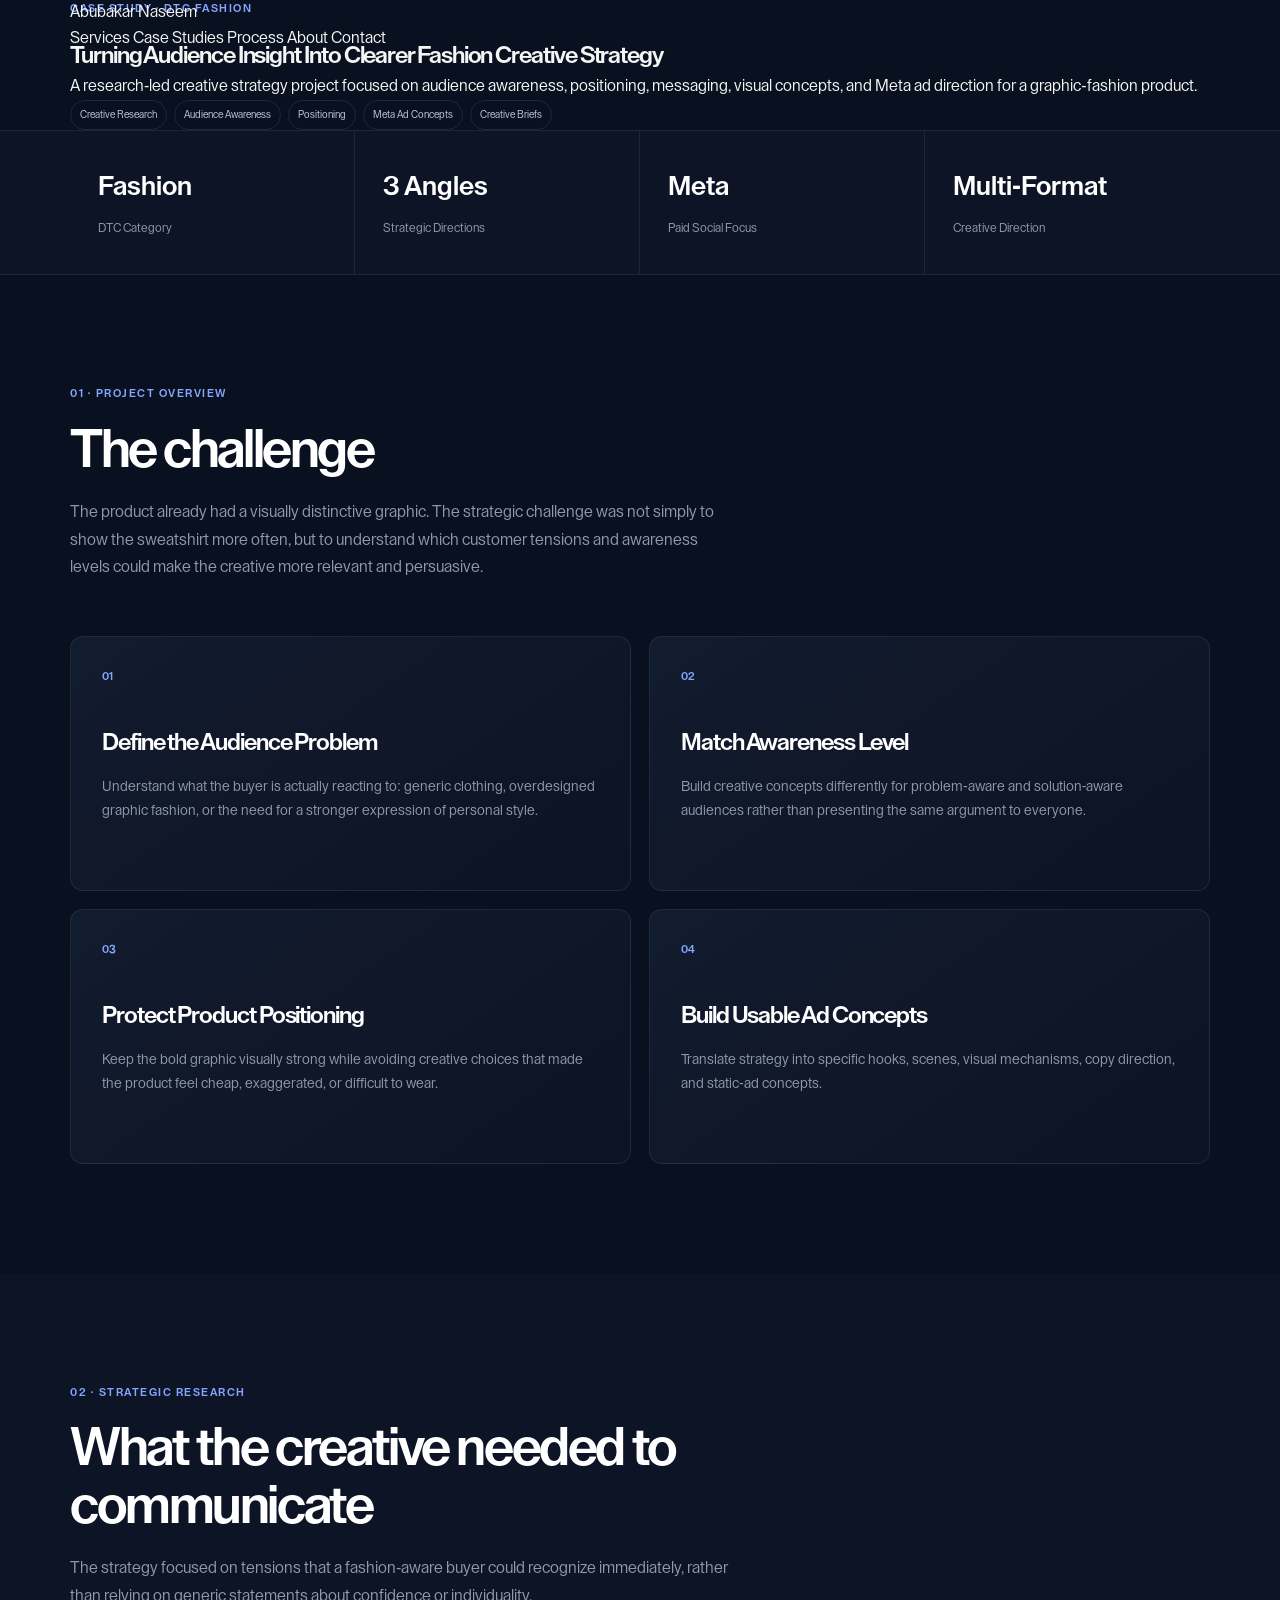
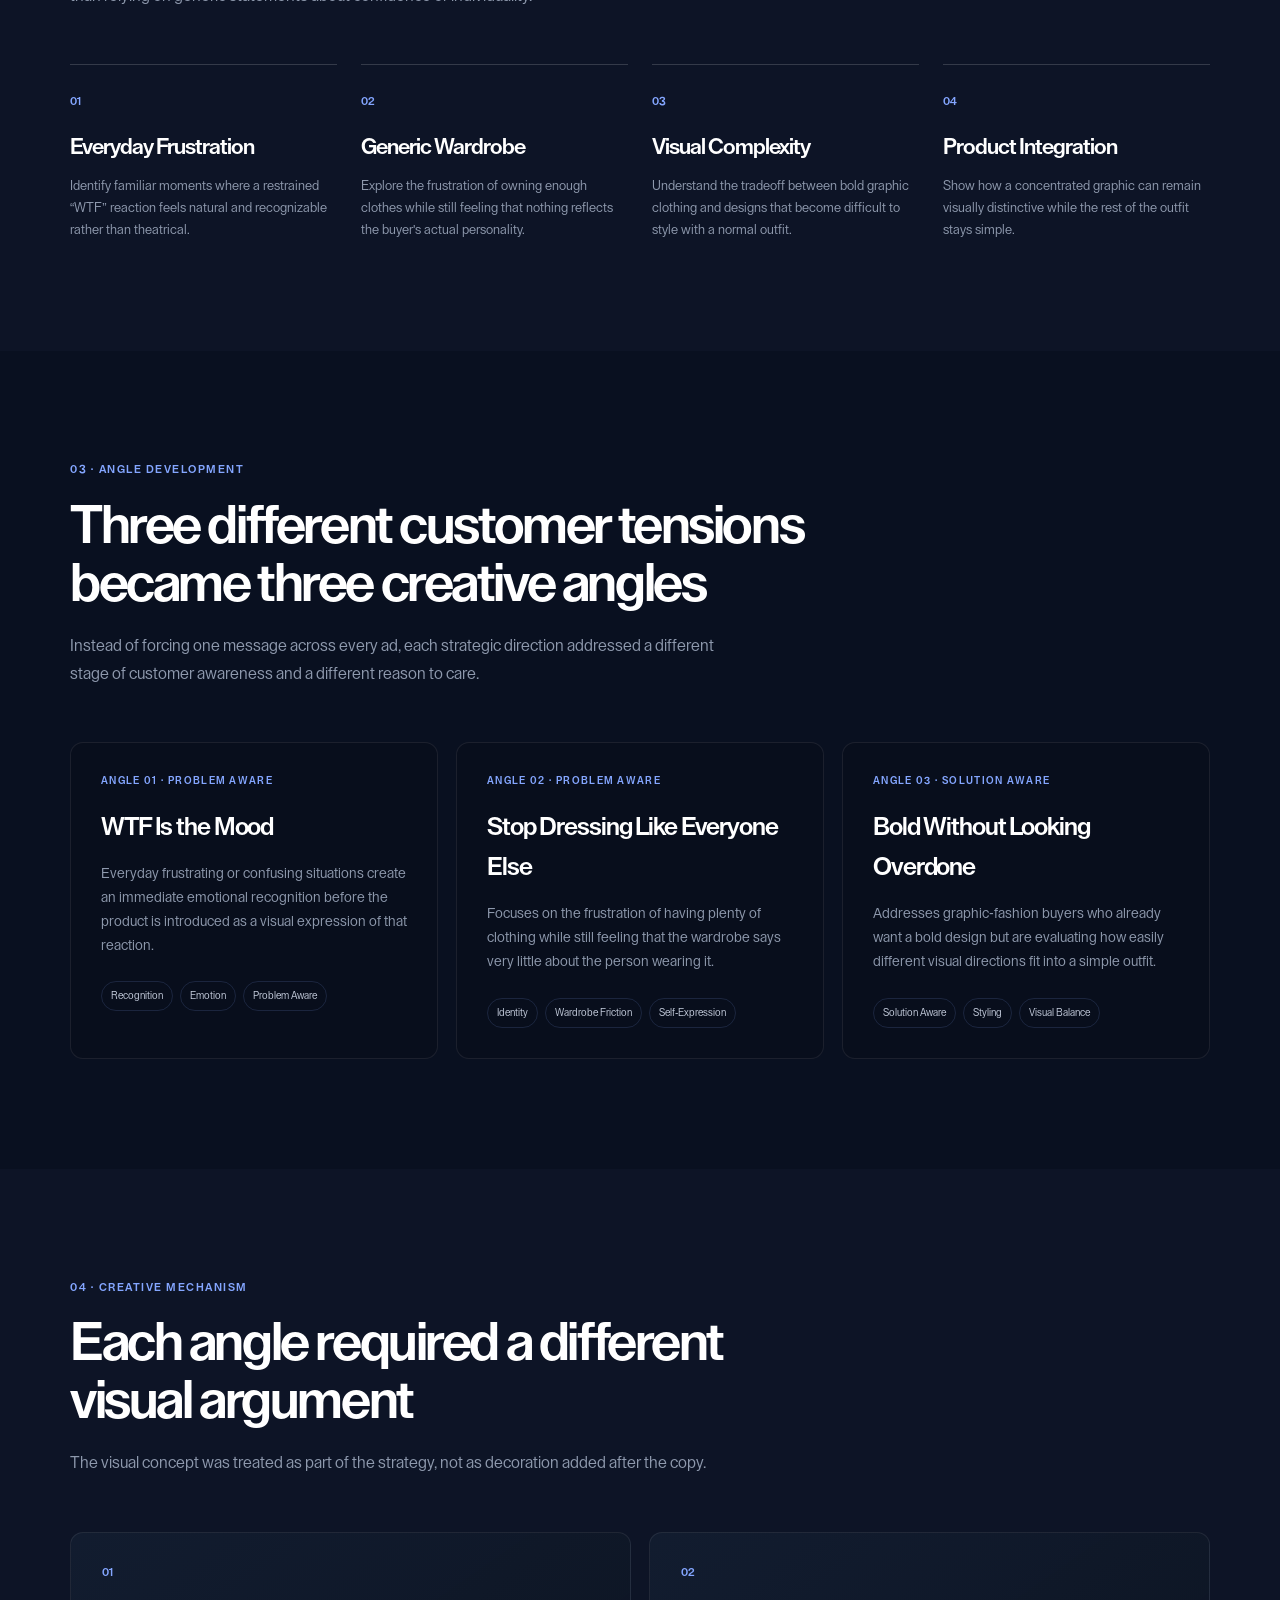
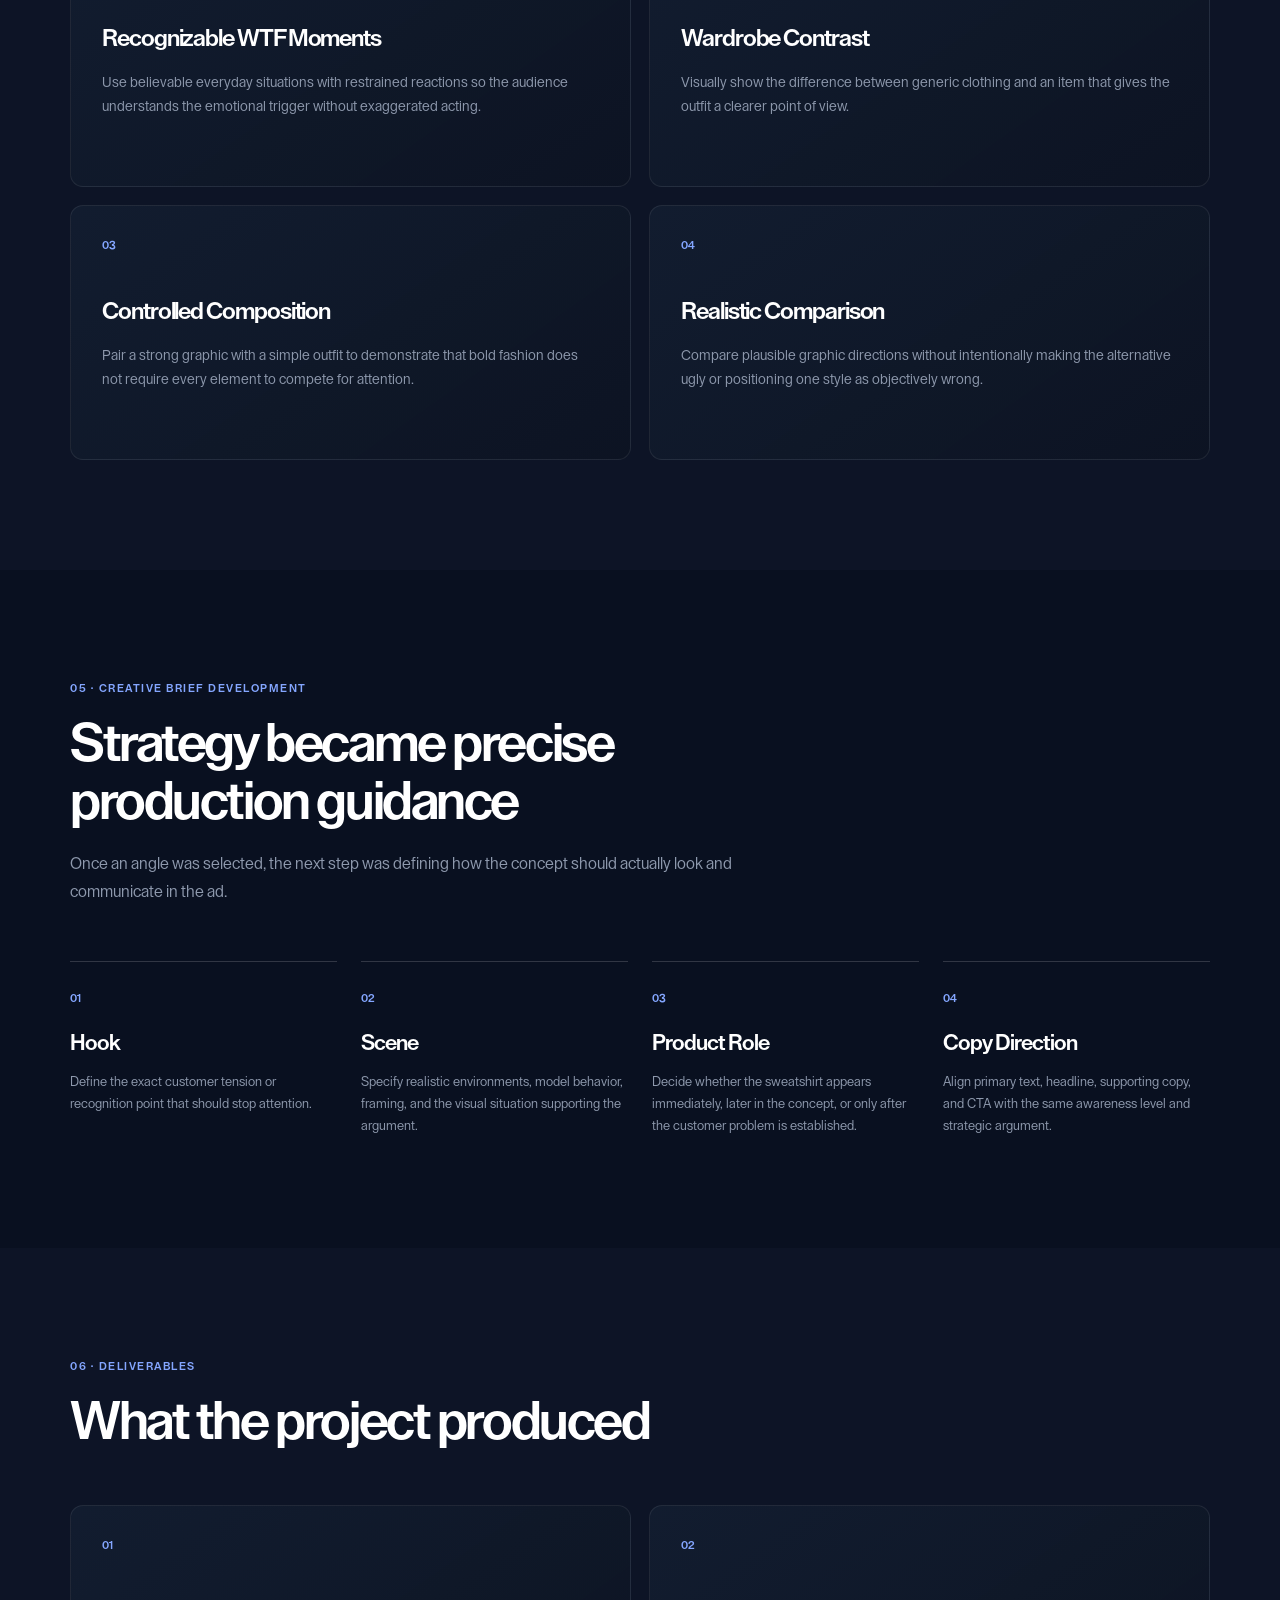
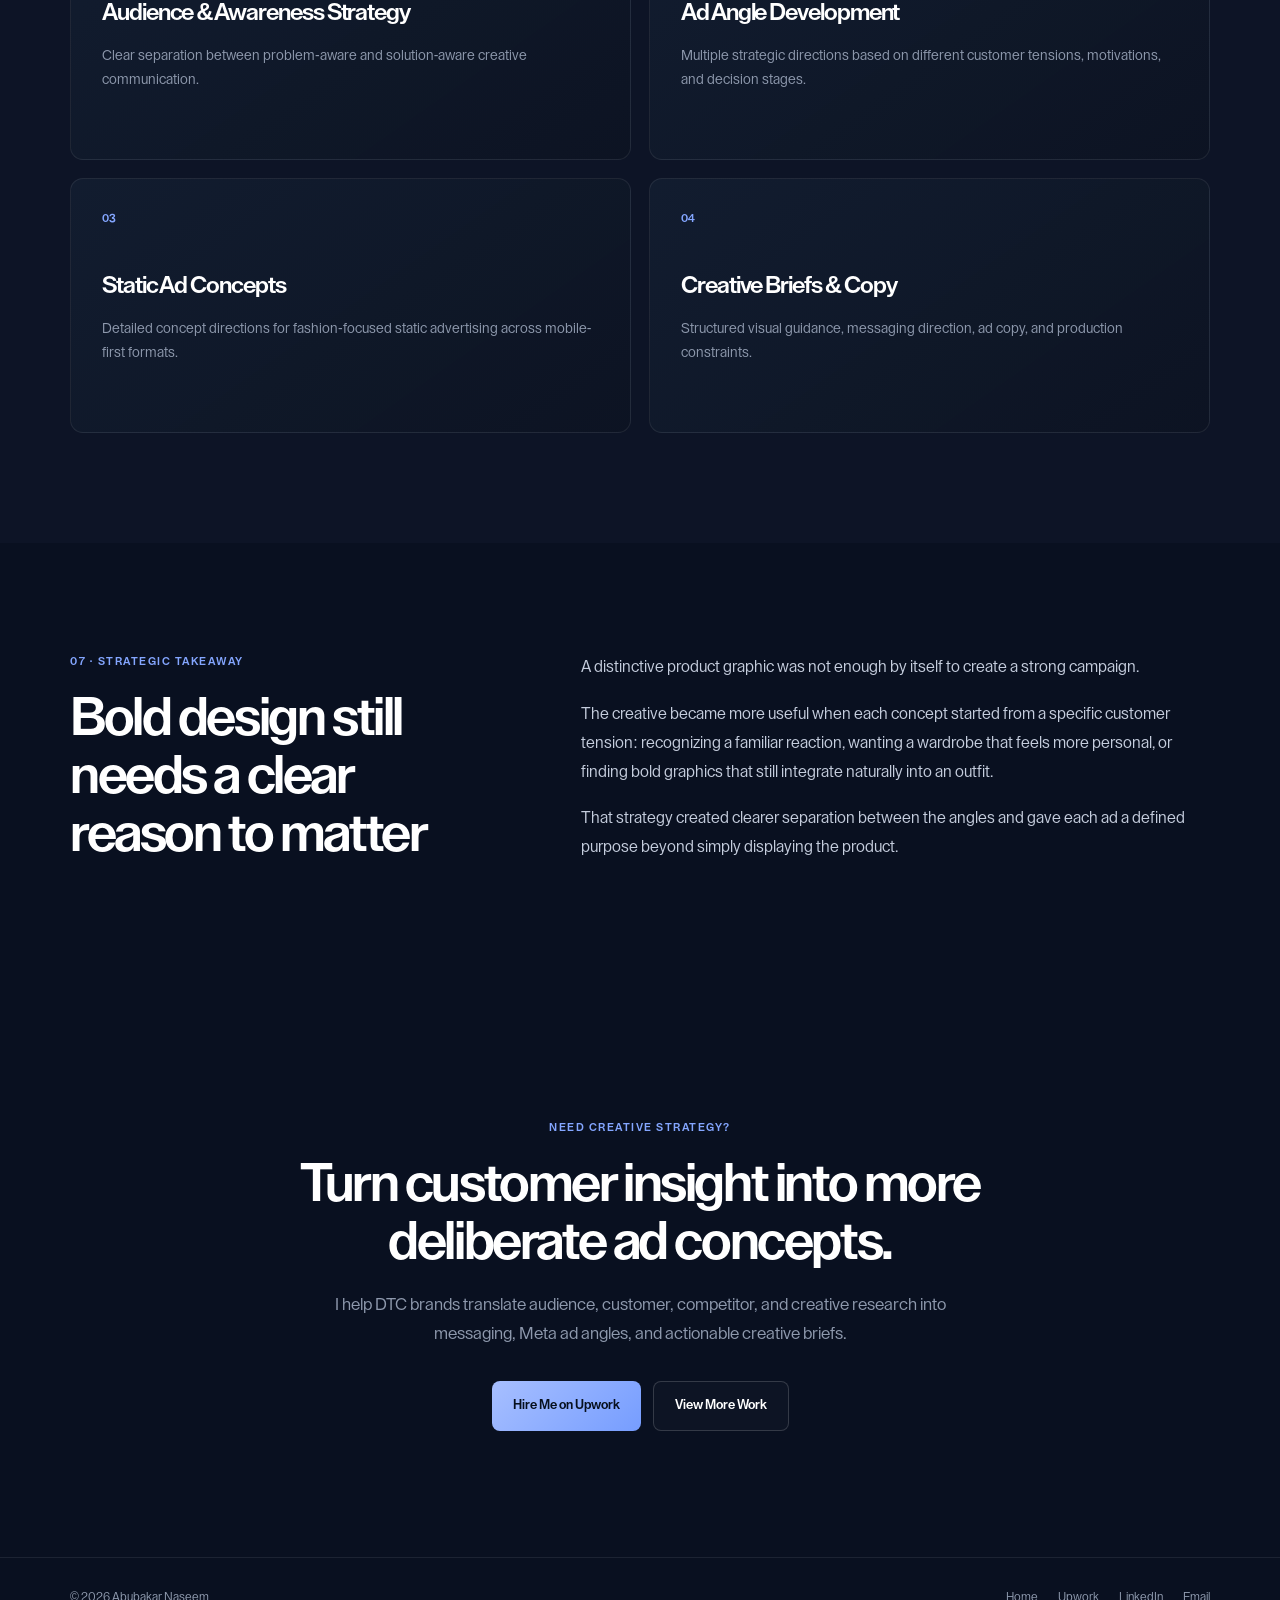
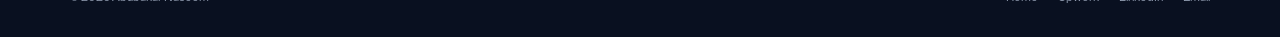
<file: fashion-creative-strategy.html>
<!DOCTYPE html>
<html lang="en">
<head>
  <meta charset="UTF-8" />
  <meta name="viewport" content="width=device-width, initial-scale=1.0" />

  <link rel="stylesheet" href="style.css" />

  <title>Fashion Creative Strategy Case Study | Abubakar Naseem</title>

  <meta
    name="description"
    content="See how Abubakar Naseem used audience awareness, positioning, creative research, and Meta ad concepts to build clearer strategy for a DTC fashion product."
  />

  <meta
    name="robots"
    content="index, follow"
  />

  <link
    rel="canonical"
    href="https://abubakarnaseem.github.io/fashion-creative-strategy.html"
  />

  <!-- OPEN GRAPH / SOCIAL SHARING -->
  <meta
    property="og:type"
    content="article"
  />

  <meta
    property="og:title"
    content="Fashion Creative Strategy Case Study"
  />

  <meta
    property="og:description"
    content="Audience awareness, positioning, Meta ad concepts, and creative brief development for a DTC graphic-fashion product."
  />

  <meta
    property="og:url"
    content="https://abubakarnaseem.github.io/fashion-creative-strategy.html"
  />

  <meta
    property="og:site_name"
    content="Abubakar Naseem"
  />

  <meta
    property="og:image"
    content="https://abubakarnaseem.github.io/og-image.png"
  />

  <meta
    property="og:image:width"
    content="1200"
  />

  <meta
    property="og:image:height"
    content="630"
  />

  <meta
    property="og:image:alt"
    content="Abubakar Naseem - Fashion Creative Strategy Case Study"
  />

  <!-- TWITTER / X -->
  <meta
    name="twitter:card"
    content="summary_large_image"
  />

  <meta
    name="twitter:title"
    content="Fashion Creative Strategy Case Study"
  />

  <meta
    name="twitter:description"
    content="Audience awareness, positioning, Meta ad concepts, and creative brief development for a DTC fashion product."
  />

  <meta
    name="twitter:image"
    content="https://abubakarnaseem.github.io/og-image.png"
  />

  <!-- STRUCTURED DATA -->
  <script type="application/ld+json">
  {
    "@context": "https://schema.org",
    "@type": "CreativeWork",
    "name": "Fashion Creative Strategy Case Study",
    "url": "https://abubakarnaseem.github.io/fashion-creative-strategy.html",
    "author": {
      "@type": "Person",
      "name": "Abubakar Naseem",
      "url": "https://abubakarnaseem.github.io/"
    },
    "about": [
      "DTC Fashion",
      "Creative Strategy",
      "Audience Awareness",
      "Meta Ad Concepts",
      "Positioning",
      "Creative Briefs"
    ],
    "description": "A case study showing how audience insight and awareness-level strategy were translated into positioning, Meta ad concepts, and creative direction for a DTC fashion product."
  }
  </script>
</head>

<body>

  <header class="site-header">
    <div class="container nav-wrap">

      <a href="index.html" class="brand">Abubakar Naseem</a>

      <nav class="nav">
        <a href="index.html#services">Services</a>
        <a href="index.html#case-studies">Case Studies</a>
        <a href="index.html#process">Process</a>
        <a href="index.html#about">About</a>
        <a href="index.html#contact">Contact</a>
      </nav>

    </div>
  </header>

  <main>

    <section class="hero">
      <div class="container hero-inner">

        <p class="eyebrow">Case Study · DTC Fashion</p>

        <h1>
          Turning Audience Insight Into
          <span class="highlight">Clearer Fashion Creative Strategy</span>
        </h1>

        <p class="lead">
          A research-led creative strategy project focused on audience awareness,
          positioning, messaging, visual concepts, and Meta ad direction for a
          graphic-fashion product.
        </p>

        <div class="case-tags">
          <span>Creative Research</span>
          <span>Audience Awareness</span>
          <span>Positioning</span>
          <span>Meta Ad Concepts</span>
          <span>Creative Briefs</span>
        </div>

      </div>
    </section>

    <section class="proof-strip">
      <div class="container proof-grid">

        <div class="proof-item">
          <strong>Fashion</strong>
          <span>DTC Category</span>
        </div>

        <div class="proof-item">
          <strong>3 Angles</strong>
          <span>Strategic Directions</span>
        </div>

        <div class="proof-item">
          <strong>Meta</strong>
          <span>Paid Social Focus</span>
        </div>

        <div class="proof-item">
          <strong>Multi-Format</strong>
          <span>Creative Direction</span>
        </div>

      </div>
    </section>

    <section class="section">
      <div class="container">

        <div class="section-heading">
          <p class="eyebrow">01 · Project Overview</p>

          <h2>The challenge</h2>

          <p>
            The product already had a visually distinctive graphic. The strategic
            challenge was not simply to show the sweatshirt more often, but to
            understand which customer tensions and awareness levels could make the
            creative more relevant and persuasive.
          </p>
        </div>

        <div class="card-grid">

          <article class="card">
            <span class="card-number">01</span>

            <h3>Define the Audience Problem</h3>

            <p>
              Understand what the buyer is actually reacting to: generic clothing,
              overdesigned graphic fashion, or the need for a stronger expression of
              personal style.
            </p>
          </article>

          <article class="card">
            <span class="card-number">02</span>

            <h3>Match Awareness Level</h3>

            <p>
              Build creative concepts differently for problem-aware and
              solution-aware audiences rather than presenting the same argument to
              everyone.
            </p>
          </article>

          <article class="card">
            <span class="card-number">03</span>

            <h3>Protect Product Positioning</h3>

            <p>
              Keep the bold graphic visually strong while avoiding creative choices
              that made the product feel cheap, exaggerated, or difficult to wear.
            </p>
          </article>

          <article class="card">
            <span class="card-number">04</span>

            <h3>Build Usable Ad Concepts</h3>

            <p>
              Translate strategy into specific hooks, scenes, visual mechanisms,
              copy direction, and static-ad concepts.
            </p>
          </article>

        </div>

      </div>
    </section>

    <section class="section section-alt">
      <div class="container">

        <div class="section-heading">
          <p class="eyebrow">02 · Strategic Research</p>

          <h2>What the creative needed to communicate</h2>

          <p>
            The strategy focused on tensions that a fashion-aware buyer could
            recognize immediately, rather than relying on generic statements about
            confidence or individuality.
          </p>
        </div>

        <div class="process-grid">

          <div class="process-step">
            <span>01</span>

            <h3>Everyday Frustration</h3>

            <p>
              Identify familiar moments where a restrained “WTF” reaction feels
              natural and recognizable rather than theatrical.
            </p>
          </div>

          <div class="process-step">
            <span>02</span>

            <h3>Generic Wardrobe</h3>

            <p>
              Explore the frustration of owning enough clothes while still feeling
              that nothing reflects the buyer's actual personality.
            </p>
          </div>

          <div class="process-step">
            <span>03</span>

            <h3>Visual Complexity</h3>

            <p>
              Understand the tradeoff between bold graphic clothing and designs
              that become difficult to style with a normal outfit.
            </p>
          </div>

          <div class="process-step">
            <span>04</span>

            <h3>Product Integration</h3>

            <p>
              Show how a concentrated graphic can remain visually distinctive while
              the rest of the outfit stays simple.
            </p>
          </div>

        </div>

      </div>
    </section>

    <section class="section">
      <div class="container">

        <div class="section-heading">
          <p class="eyebrow">03 · Angle Development</p>

          <h2>Three different customer tensions became three creative angles</h2>

          <p>
            Instead of forcing one message across every ad, each strategic direction
            addressed a different stage of customer awareness and a different reason
            to care.
          </p>
        </div>

        <div class="case-grid">

          <article class="case-card">

            <div class="case-label">Angle 01 · Problem Aware</div>

            <h3>WTF Is the Mood</h3>

            <p>
              Everyday frustrating or confusing situations create an immediate
              emotional recognition before the product is introduced as a visual
              expression of that reaction.
            </p>

            <div class="case-tags">
              <span>Recognition</span>
              <span>Emotion</span>
              <span>Problem Aware</span>
            </div>

          </article>

          <article class="case-card">

            <div class="case-label">Angle 02 · Problem Aware</div>

            <h3>Stop Dressing Like Everyone Else</h3>

            <p>
              Focuses on the frustration of having plenty of clothing while still
              feeling that the wardrobe says very little about the person wearing it.
            </p>

            <div class="case-tags">
              <span>Identity</span>
              <span>Wardrobe Friction</span>
              <span>Self-Expression</span>
            </div>

          </article>

          <article class="case-card">

            <div class="case-label">Angle 03 · Solution Aware</div>

            <h3>Bold Without Looking Overdone</h3>

            <p>
              Addresses graphic-fashion buyers who already want a bold design but
              are evaluating how easily different visual directions fit into a
              simple outfit.
            </p>

            <div class="case-tags">
              <span>Solution Aware</span>
              <span>Styling</span>
              <span>Visual Balance</span>
            </div>

          </article>

        </div>

      </div>
    </section>

    <section class="section section-alt">
      <div class="container">

        <div class="section-heading">
          <p class="eyebrow">04 · Creative Mechanism</p>

          <h2>Each angle required a different visual argument</h2>

          <p>
            The visual concept was treated as part of the strategy, not as
            decoration added after the copy.
          </p>
        </div>

        <div class="card-grid">

          <article class="card">

            <span class="card-number">01</span>

            <h3>Recognizable WTF Moments</h3>

            <p>
              Use believable everyday situations with restrained reactions so the
              audience understands the emotional trigger without exaggerated acting.
            </p>

          </article>

          <article class="card">

            <span class="card-number">02</span>

            <h3>Wardrobe Contrast</h3>

            <p>
              Visually show the difference between generic clothing and an item that
              gives the outfit a clearer point of view.
            </p>

          </article>

          <article class="card">

            <span class="card-number">03</span>

            <h3>Controlled Composition</h3>

            <p>
              Pair a strong graphic with a simple outfit to demonstrate that bold
              fashion does not require every element to compete for attention.
            </p>

          </article>

          <article class="card">

            <span class="card-number">04</span>

            <h3>Realistic Comparison</h3>

            <p>
              Compare plausible graphic directions without intentionally making the
              alternative ugly or positioning one style as objectively wrong.
            </p>

          </article>

        </div>

      </div>
    </section>

    <section class="section">
      <div class="container">

        <div class="section-heading">
          <p class="eyebrow">05 · Creative Brief Development</p>

          <h2>Strategy became precise production guidance</h2>

          <p>
            Once an angle was selected, the next step was defining how the concept
            should actually look and communicate in the ad.
          </p>
        </div>

        <div class="process-grid">

          <div class="process-step">
            <span>01</span>

            <h3>Hook</h3>

            <p>
              Define the exact customer tension or recognition point that should
              stop attention.
            </p>
          </div>

          <div class="process-step">
            <span>02</span>

            <h3>Scene</h3>

            <p>
              Specify realistic environments, model behavior, framing, and the
              visual situation supporting the argument.
            </p>
          </div>

          <div class="process-step">
            <span>03</span>

            <h3>Product Role</h3>

            <p>
              Decide whether the sweatshirt appears immediately, later in the
              concept, or only after the customer problem is established.
            </p>
          </div>

          <div class="process-step">
            <span>04</span>

            <h3>Copy Direction</h3>

            <p>
              Align primary text, headline, supporting copy, and CTA with the same
              awareness level and strategic argument.
            </p>
          </div>

        </div>

      </div>
    </section>

    <section class="section section-alt">
      <div class="container">

        <div class="section-heading">
          <p class="eyebrow">06 · Deliverables</p>

          <h2>What the project produced</h2>
        </div>

        <div class="card-grid">

          <article class="card">

            <span class="card-number">01</span>

            <h3>Audience & Awareness Strategy</h3>

            <p>
              Clear separation between problem-aware and solution-aware creative
              communication.
            </p>

          </article>

          <article class="card">

            <span class="card-number">02</span>

            <h3>Ad Angle Development</h3>

            <p>
              Multiple strategic directions based on different customer tensions,
              motivations, and decision stages.
            </p>

          </article>

          <article class="card">

            <span class="card-number">03</span>

            <h3>Static Ad Concepts</h3>

            <p>
              Detailed concept directions for fashion-focused static advertising
              across mobile-first formats.
            </p>

          </article>

          <article class="card">

            <span class="card-number">04</span>

            <h3>Creative Briefs & Copy</h3>

            <p>
              Structured visual guidance, messaging direction, ad copy, and
              production constraints.
            </p>

          </article>

        </div>

      </div>
    </section>

    <section class="section">
      <div class="container about-grid">

        <div>

          <p class="eyebrow">07 · Strategic Takeaway</p>

          <h2>Bold design still needs a clear reason to matter</h2>

        </div>

        <div class="about-copy">

          <p>
            A distinctive product graphic was not enough by itself to create a
            strong campaign.
          </p>

          <p>
            The creative became more useful when each concept started from a
            specific customer tension: recognizing a familiar reaction, wanting a
            wardrobe that feels more personal, or finding bold graphics that still
            integrate naturally into an outfit.
          </p>

          <p>
            That strategy created clearer separation between the angles and gave
            each ad a defined purpose beyond simply displaying the product.
          </p>

        </div>

      </div>
    </section>

    <section class="cta-section">
      <div class="container cta-inner">

        <p class="eyebrow">Need Creative Strategy?</p>

        <h2>Turn customer insight into more deliberate ad concepts.</h2>

        <p>
          I help DTC brands translate audience, customer, competitor, and creative
          research into messaging, Meta ad angles, and actionable creative briefs.
        </p>

        <div class="buttons">

          <a
            href="https://www.upwork.com/freelancers/abubakarnaseemofficial"
            class="btn btn-primary"
            target="_blank"
            rel="noopener noreferrer"
          >
            Hire Me on Upwork
          </a>

          <a
            href="index.html#case-studies"
            class="btn btn-secondary"
          >
            View More Work
          </a>

        </div>

      </div>
    </section>

  </main>

  <footer class="site-footer">
    <div class="container footer-wrap">

      <p>© 2026 Abubakar Naseem</p>

      <div class="footer-links">

        <a href="index.html">
          Home
        </a>

        <a
          href="https://www.upwork.com/freelancers/abubakarnaseemofficial"
          target="_blank"
          rel="noopener noreferrer"
        >
          Upwork
        </a>

        <a
          href="https://www.linkedin.com/in/abubakarnaseem/"
          target="_blank"
          rel="noopener noreferrer"
        >
          LinkedIn
        </a>

        <a href="mailto:abubakarnaseem3672@gmail.com">
          Email
        </a>

      </div>

    </div>
  </footer>

</body>
</html>
</file>
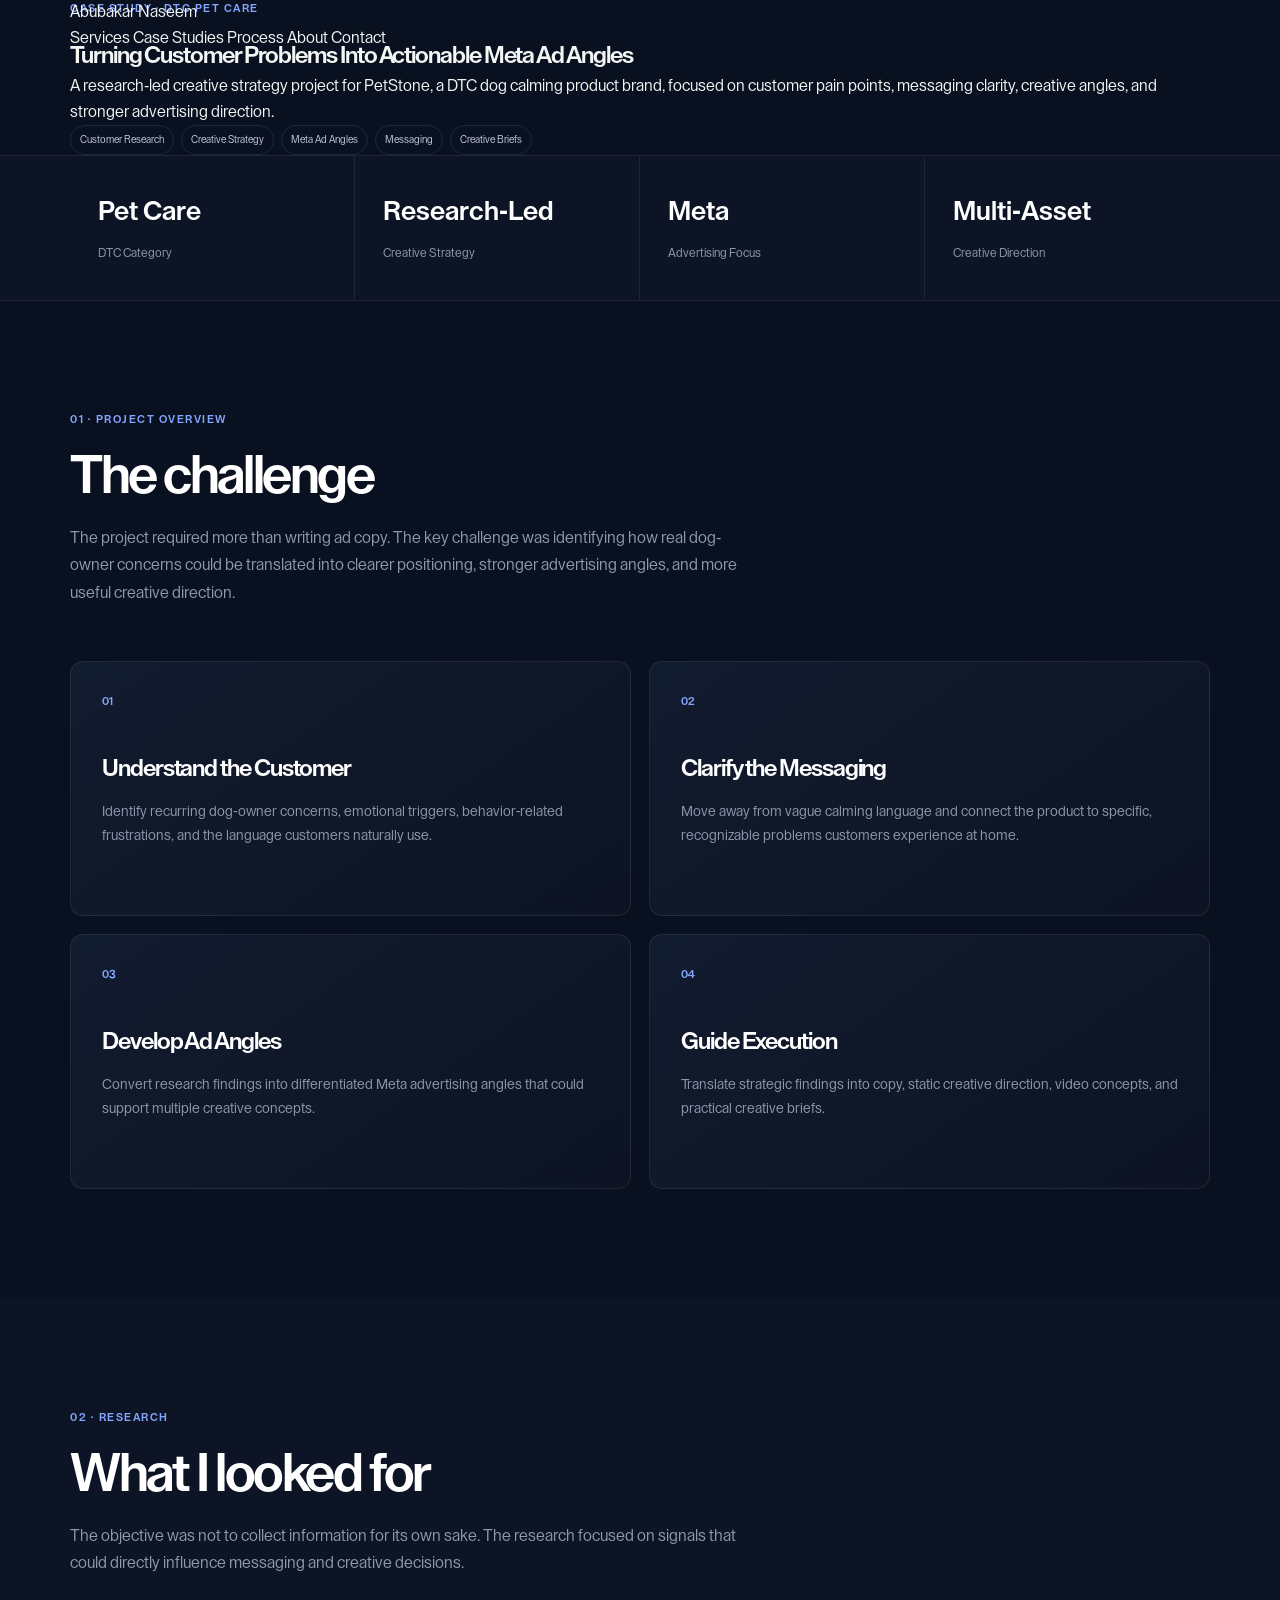
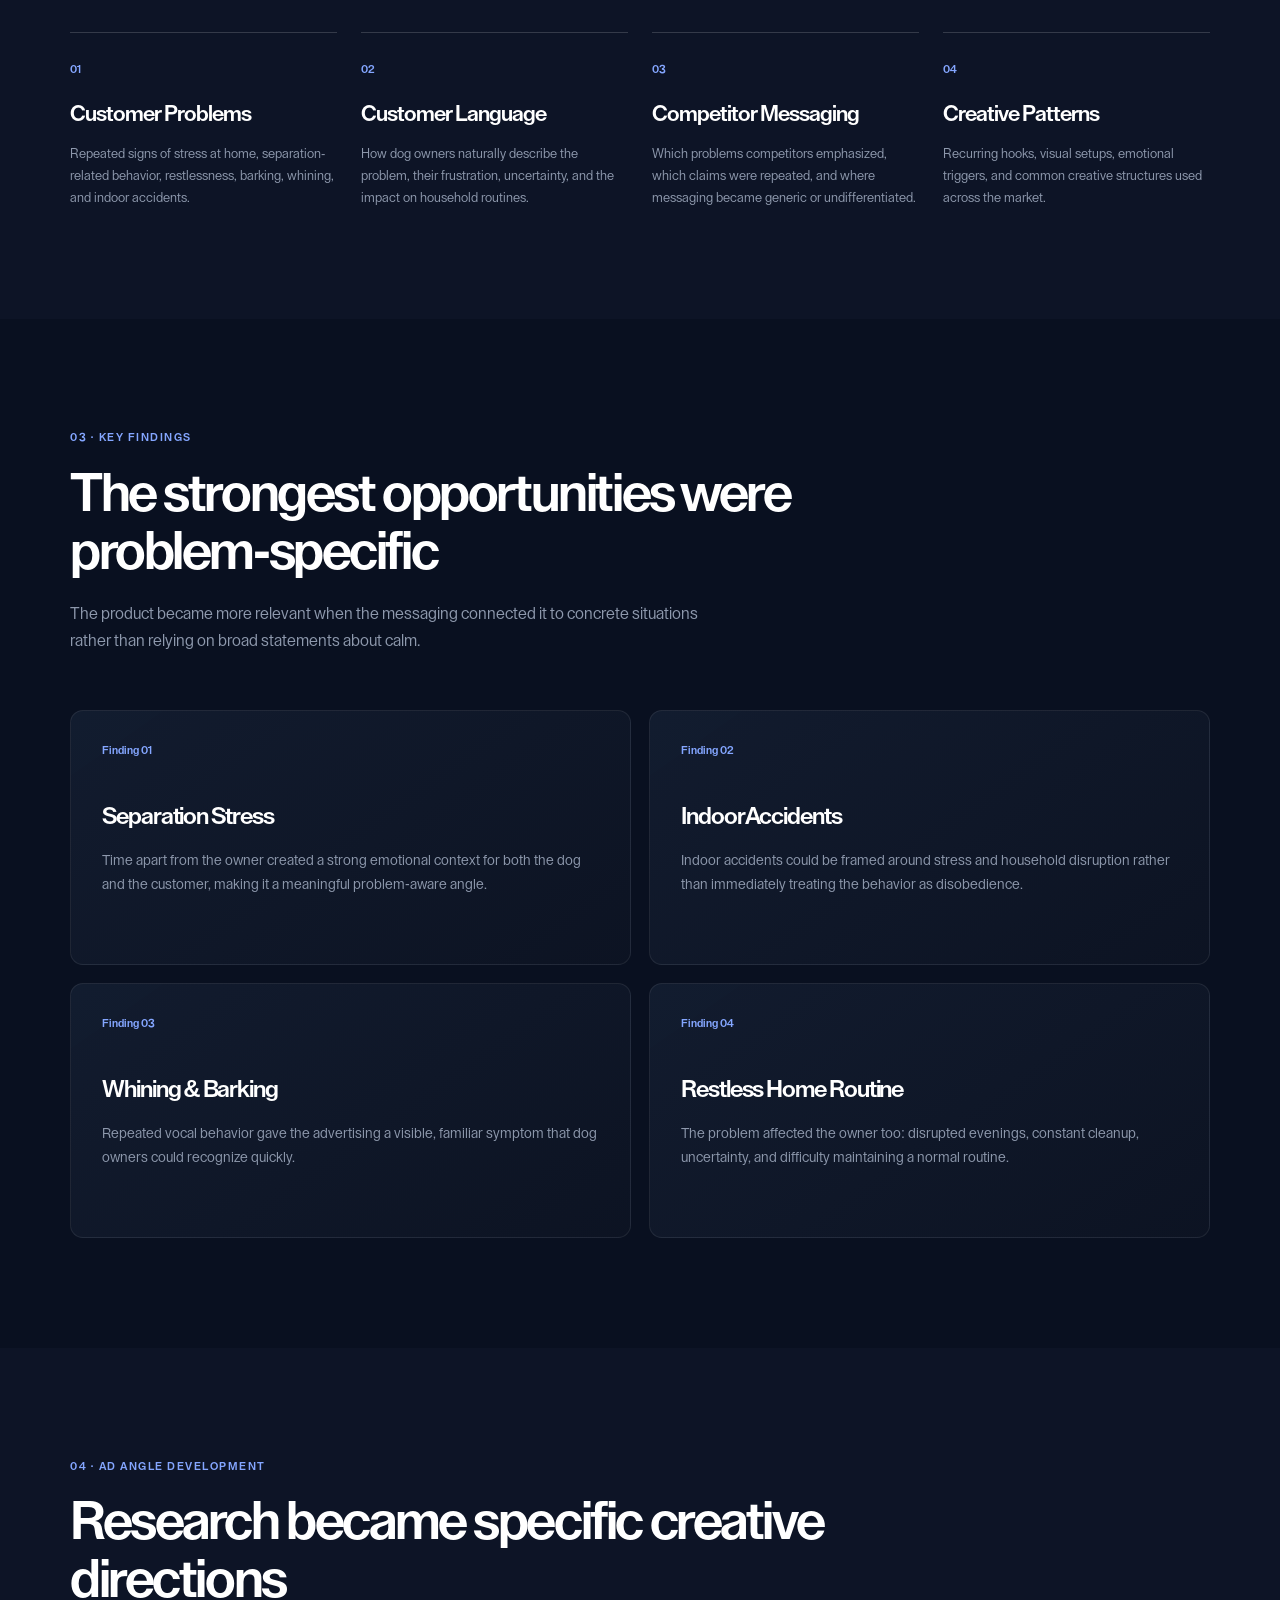
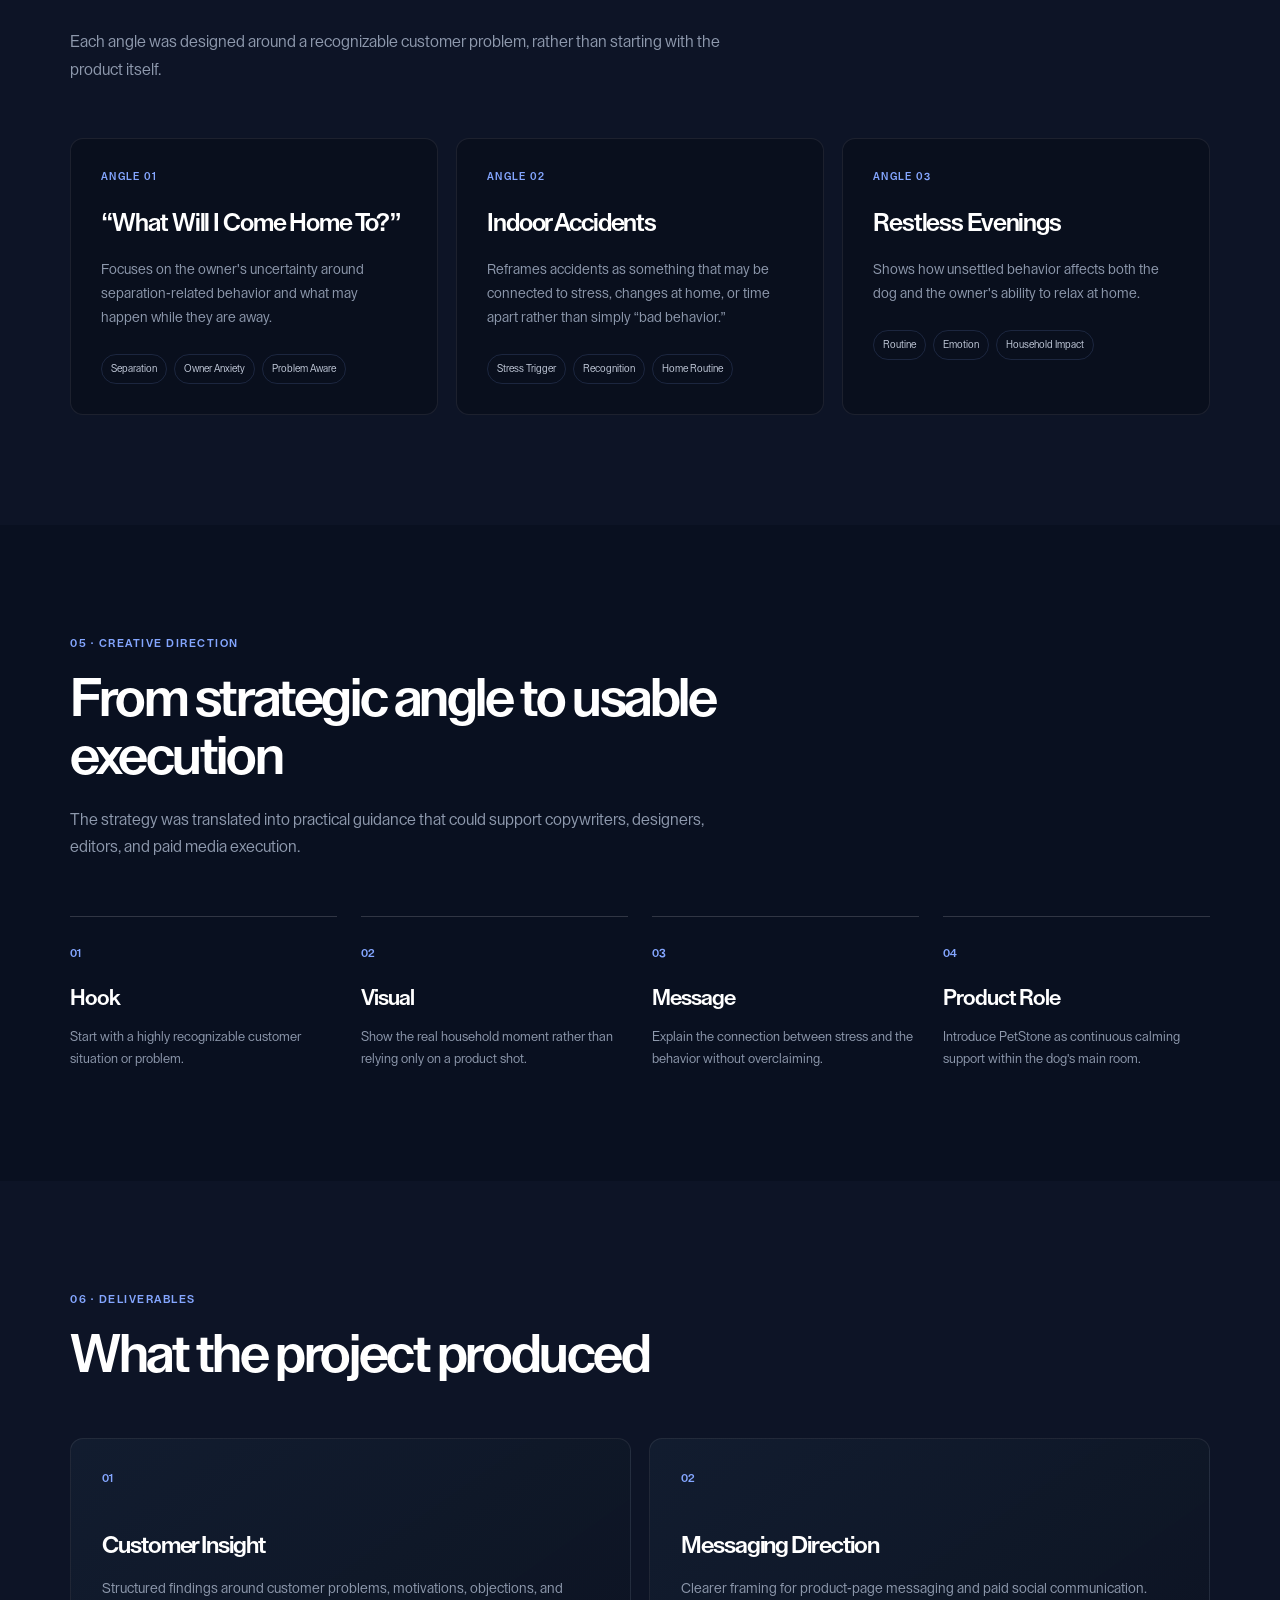
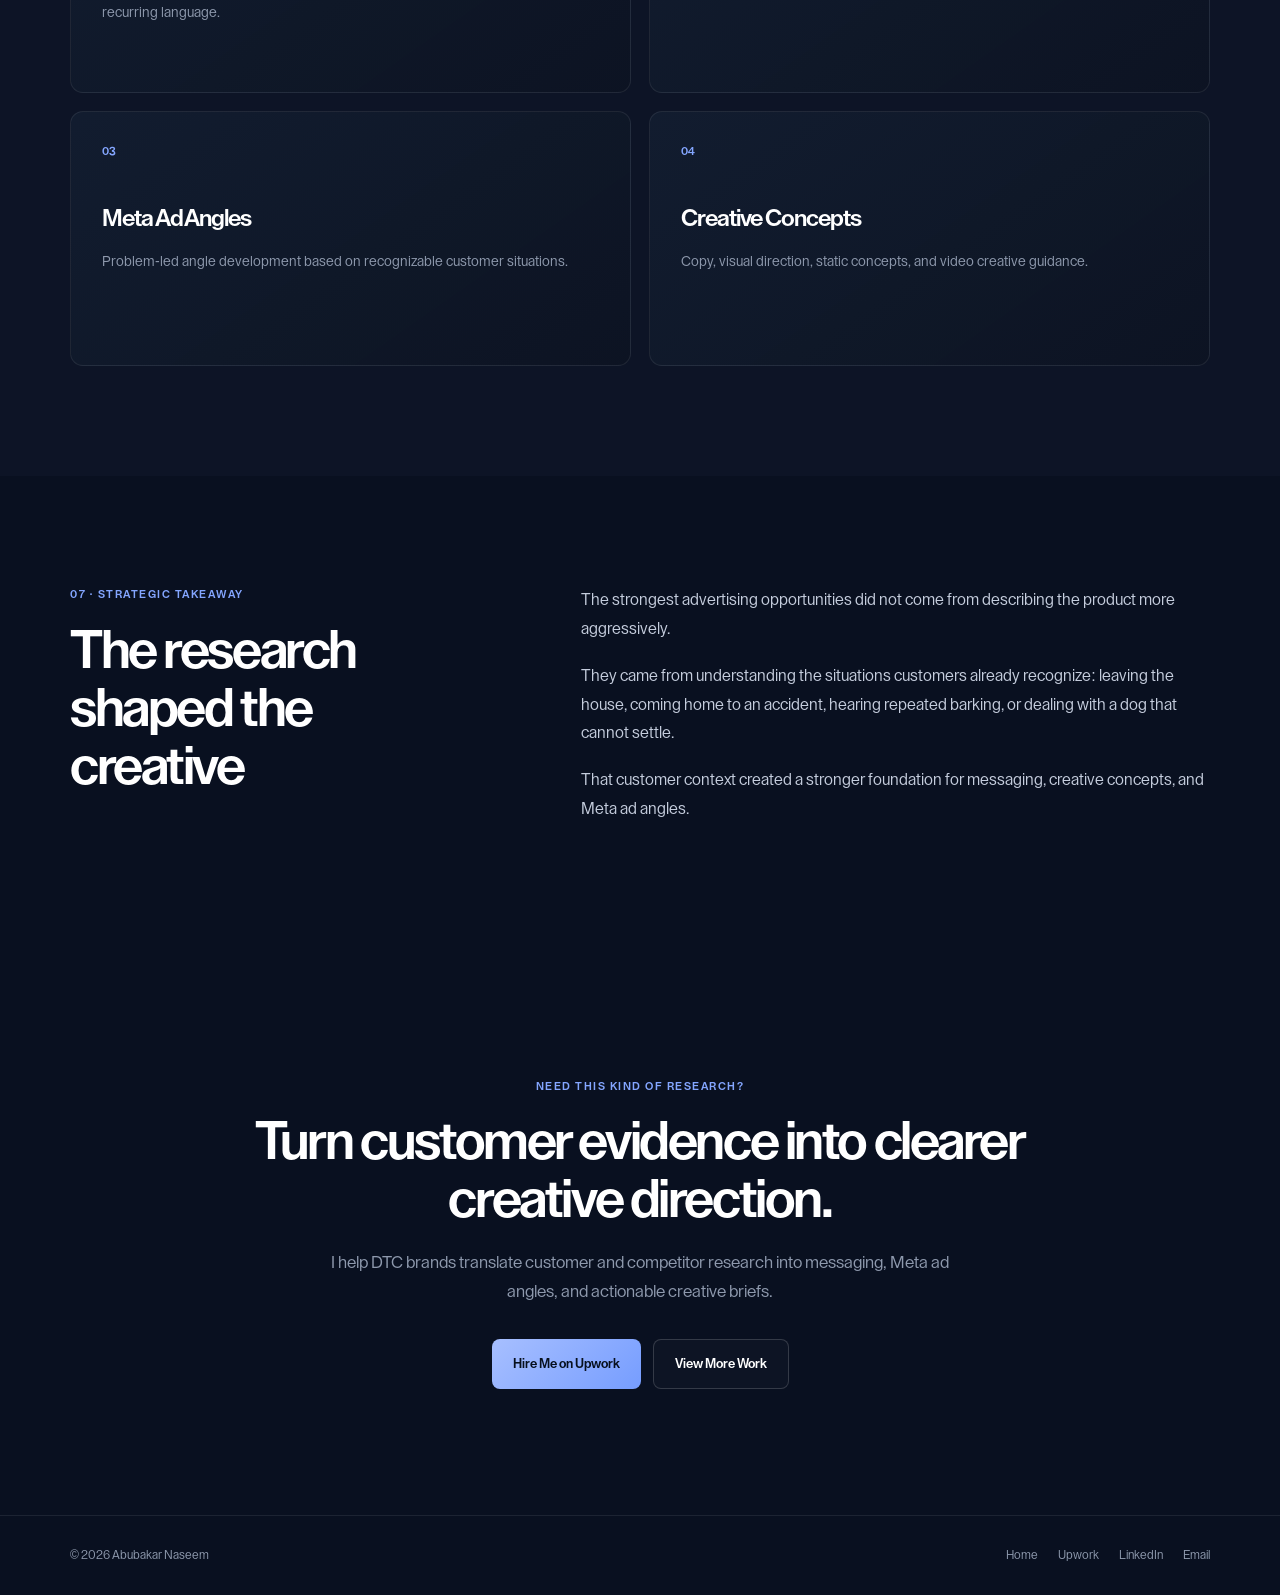
<file: petstone-case-study.html>
<!DOCTYPE html>
<html lang="en">
<head>
  <meta charset="UTF-8" />
  <meta name="viewport" content="width=device-width, initial-scale=1.0" />

  <link rel="stylesheet" href="style.css" />

  <title>PetStone DTC Creative Strategy Case Study | Abubakar Naseem</title>

  <meta
    name="description"
    content="See how Abubakar Naseem used customer research, messaging analysis, and Meta ad angle development to shape creative strategy for PetStone, a DTC dog calming product."
  />

  <meta
    name="robots"
    content="index, follow"
  />

  <link
    rel="canonical"
    href="https://abubakarnaseem.github.io/petstone-case-study.html"
  />

  <!-- OPEN GRAPH / SOCIAL SHARING -->
  <meta
    property="og:type"
    content="article"
  />

  <meta
    property="og:title"
    content="PetStone DTC Creative Strategy Case Study"
  />

  <meta
    property="og:description"
    content="Customer research, messaging refinement, and Meta ad angle development for a DTC dog calming product."
  />

  <meta
    property="og:url"
    content="https://abubakarnaseem.github.io/petstone-case-study.html"
  />

  <meta
    property="og:site_name"
    content="Abubakar Naseem"
  />

  <meta
    property="og:image"
    content="https://abubakarnaseem.github.io/og-image.png"
  />

  <meta
    property="og:image:width"
    content="1200"
  />

  <meta
    property="og:image:height"
    content="630"
  />

  <meta
    property="og:image:alt"
    content="Abubakar Naseem - PetStone DTC Creative Strategy Case Study"
  />

  <!-- TWITTER / X -->
  <meta
    name="twitter:card"
    content="summary_large_image"
  />

  <meta
    name="twitter:title"
    content="PetStone DTC Creative Strategy Case Study"
  />

  <meta
    name="twitter:description"
    content="Customer research, messaging refinement, and Meta ad angle development for a DTC dog calming product."
  />

  <meta
    name="twitter:image"
    content="https://abubakarnaseem.github.io/og-image.png"
  />

  <!-- STRUCTURED DATA -->
  <script type="application/ld+json">
  {
    "@context": "https://schema.org",
    "@type": "CreativeWork",
    "name": "PetStone DTC Creative Strategy Case Study",
    "url": "https://abubakarnaseem.github.io/petstone-case-study.html",
    "author": {
      "@type": "Person",
      "name": "Abubakar Naseem",
      "url": "https://abubakarnaseem.github.io/"
    },
    "about": [
      "DTC Customer Research",
      "Meta Ad Angles",
      "Creative Strategy",
      "Messaging",
      "Pet Care"
    ],
    "description": "A case study showing how customer research and messaging analysis were translated into Meta ad angles and creative strategy for PetStone."
  }
  </script>
</head>

<body>

  <header class="site-header">
    <div class="container nav-wrap">

      <a href="index.html" class="brand">Abubakar Naseem</a>

      <nav class="nav">
        <a href="index.html#services">Services</a>
        <a href="index.html#case-studies">Case Studies</a>
        <a href="index.html#process">Process</a>
        <a href="index.html#about">About</a>
        <a href="index.html#contact">Contact</a>
      </nav>

    </div>
  </header>

  <main>

    <section class="hero">
      <div class="container hero-inner">

        <p class="eyebrow">Case Study · DTC Pet Care</p>

        <h1>
          Turning Customer Problems Into
          <span class="highlight">Actionable Meta Ad Angles</span>
        </h1>

        <p class="lead">
          A research-led creative strategy project for PetStone, a DTC dog calming
          product brand, focused on customer pain points, messaging clarity,
          creative angles, and stronger advertising direction.
        </p>

        <div class="case-tags">
          <span>Customer Research</span>
          <span>Creative Strategy</span>
          <span>Meta Ad Angles</span>
          <span>Messaging</span>
          <span>Creative Briefs</span>
        </div>

      </div>
    </section>

    <section class="proof-strip">
      <div class="container proof-grid">

        <div class="proof-item">
          <strong>Pet Care</strong>
          <span>DTC Category</span>
        </div>

        <div class="proof-item">
          <strong>Research-Led</strong>
          <span>Creative Strategy</span>
        </div>

        <div class="proof-item">
          <strong>Meta</strong>
          <span>Advertising Focus</span>
        </div>

        <div class="proof-item">
          <strong>Multi-Asset</strong>
          <span>Creative Direction</span>
        </div>

      </div>
    </section>

    <section class="section">
      <div class="container">

        <div class="section-heading">
          <p class="eyebrow">01 · Project Overview</p>

          <h2>The challenge</h2>

          <p>
            The project required more than writing ad copy. The key challenge was
            identifying how real dog-owner concerns could be translated into
            clearer positioning, stronger advertising angles, and more useful
            creative direction.
          </p>
        </div>

        <div class="card-grid">

          <article class="card">
            <span class="card-number">01</span>

            <h3>Understand the Customer</h3>

            <p>
              Identify recurring dog-owner concerns, emotional triggers,
              behavior-related frustrations, and the language customers naturally use.
            </p>
          </article>

          <article class="card">
            <span class="card-number">02</span>

            <h3>Clarify the Messaging</h3>

            <p>
              Move away from vague calming language and connect the product to
              specific, recognizable problems customers experience at home.
            </p>
          </article>

          <article class="card">
            <span class="card-number">03</span>

            <h3>Develop Ad Angles</h3>

            <p>
              Convert research findings into differentiated Meta advertising angles
              that could support multiple creative concepts.
            </p>
          </article>

          <article class="card">
            <span class="card-number">04</span>

            <h3>Guide Execution</h3>

            <p>
              Translate strategic findings into copy, static creative direction,
              video concepts, and practical creative briefs.
            </p>
          </article>

        </div>

      </div>
    </section>

    <section class="section section-alt">
      <div class="container">

        <div class="section-heading">
          <p class="eyebrow">02 · Research</p>

          <h2>What I looked for</h2>

          <p>
            The objective was not to collect information for its own sake.
            The research focused on signals that could directly influence messaging
            and creative decisions.
          </p>
        </div>

        <div class="process-grid">

          <div class="process-step">
            <span>01</span>
            <h3>Customer Problems</h3>
            <p>
              Repeated signs of stress at home, separation-related behavior,
              restlessness, barking, whining, and indoor accidents.
            </p>
          </div>

          <div class="process-step">
            <span>02</span>
            <h3>Customer Language</h3>
            <p>
              How dog owners naturally describe the problem, their frustration,
              uncertainty, and the impact on household routines.
            </p>
          </div>

          <div class="process-step">
            <span>03</span>
            <h3>Competitor Messaging</h3>
            <p>
              Which problems competitors emphasized, which claims were repeated,
              and where messaging became generic or undifferentiated.
            </p>
          </div>

          <div class="process-step">
            <span>04</span>
            <h3>Creative Patterns</h3>
            <p>
              Recurring hooks, visual setups, emotional triggers, and common
              creative structures used across the market.
            </p>
          </div>

        </div>

      </div>
    </section>

    <section class="section">
      <div class="container">

        <div class="section-heading">
          <p class="eyebrow">03 · Key Findings</p>

          <h2>The strongest opportunities were problem-specific</h2>

          <p>
            The product became more relevant when the messaging connected it to
            concrete situations rather than relying on broad statements about calm.
          </p>
        </div>

        <div class="card-grid">

          <article class="card">
            <span class="card-number">Finding 01</span>

            <h3>Separation Stress</h3>

            <p>
              Time apart from the owner created a strong emotional context for both
              the dog and the customer, making it a meaningful problem-aware angle.
            </p>
          </article>

          <article class="card">
            <span class="card-number">Finding 02</span>

            <h3>Indoor Accidents</h3>

            <p>
              Indoor accidents could be framed around stress and household
              disruption rather than immediately treating the behavior as disobedience.
            </p>
          </article>

          <article class="card">
            <span class="card-number">Finding 03</span>

            <h3>Whining & Barking</h3>

            <p>
              Repeated vocal behavior gave the advertising a visible, familiar
              symptom that dog owners could recognize quickly.
            </p>
          </article>

          <article class="card">
            <span class="card-number">Finding 04</span>

            <h3>Restless Home Routine</h3>

            <p>
              The problem affected the owner too: disrupted evenings, constant
              cleanup, uncertainty, and difficulty maintaining a normal routine.
            </p>
          </article>

        </div>

      </div>
    </section>

    <section class="section section-alt">
      <div class="container">

        <div class="section-heading">
          <p class="eyebrow">04 · Ad Angle Development</p>

          <h2>Research became specific creative directions</h2>

          <p>
            Each angle was designed around a recognizable customer problem,
            rather than starting with the product itself.
          </p>
        </div>

        <div class="case-grid">

          <article class="case-card">
            <div class="case-label">Angle 01</div>

            <h3>“What Will I Come Home To?”</h3>

            <p>
              Focuses on the owner's uncertainty around separation-related behavior
              and what may happen while they are away.
            </p>

            <div class="case-tags">
              <span>Separation</span>
              <span>Owner Anxiety</span>
              <span>Problem Aware</span>
            </div>
          </article>

          <article class="case-card">
            <div class="case-label">Angle 02</div>

            <h3>Indoor Accidents</h3>

            <p>
              Reframes accidents as something that may be connected to stress,
              changes at home, or time apart rather than simply “bad behavior.”
            </p>

            <div class="case-tags">
              <span>Stress Trigger</span>
              <span>Recognition</span>
              <span>Home Routine</span>
            </div>
          </article>

          <article class="case-card">
            <div class="case-label">Angle 03</div>

            <h3>Restless Evenings</h3>

            <p>
              Shows how unsettled behavior affects both the dog and the owner's
              ability to relax at home.
            </p>

            <div class="case-tags">
              <span>Routine</span>
              <span>Emotion</span>
              <span>Household Impact</span>
            </div>
          </article>

        </div>

      </div>
    </section>

    <section class="section">
      <div class="container">

        <div class="section-heading">
          <p class="eyebrow">05 · Creative Direction</p>

          <h2>From strategic angle to usable execution</h2>

          <p>
            The strategy was translated into practical guidance that could support
            copywriters, designers, editors, and paid media execution.
          </p>
        </div>

        <div class="process-grid">

          <div class="process-step">
            <span>01</span>
            <h3>Hook</h3>
            <p>
              Start with a highly recognizable customer situation or problem.
            </p>
          </div>

          <div class="process-step">
            <span>02</span>
            <h3>Visual</h3>
            <p>
              Show the real household moment rather than relying only on a product shot.
            </p>
          </div>

          <div class="process-step">
            <span>03</span>
            <h3>Message</h3>
            <p>
              Explain the connection between stress and the behavior without overclaiming.
            </p>
          </div>

          <div class="process-step">
            <span>04</span>
            <h3>Product Role</h3>
            <p>
              Introduce PetStone as continuous calming support within the dog's main room.
            </p>
          </div>

        </div>

      </div>
    </section>

    <section class="section section-alt">
      <div class="container">

        <div class="section-heading">
          <p class="eyebrow">06 · Deliverables</p>

          <h2>What the project produced</h2>
        </div>

        <div class="card-grid">

          <article class="card">
            <span class="card-number">01</span>
            <h3>Customer Insight</h3>
            <p>
              Structured findings around customer problems, motivations,
              objections, and recurring language.
            </p>
          </article>

          <article class="card">
            <span class="card-number">02</span>
            <h3>Messaging Direction</h3>
            <p>
              Clearer framing for product-page messaging and paid social communication.
            </p>
          </article>

          <article class="card">
            <span class="card-number">03</span>
            <h3>Meta Ad Angles</h3>
            <p>
              Problem-led angle development based on recognizable customer situations.
            </p>
          </article>

          <article class="card">
            <span class="card-number">04</span>
            <h3>Creative Concepts</h3>
            <p>
              Copy, visual direction, static concepts, and video creative guidance.
            </p>
          </article>

        </div>

      </div>
    </section>

    <section class="section">
      <div class="container about-grid">

        <div>
          <p class="eyebrow">07 · Strategic Takeaway</p>
          <h2>The research shaped the creative</h2>
        </div>

        <div class="about-copy">

          <p>
            The strongest advertising opportunities did not come from describing
            the product more aggressively.
          </p>

          <p>
            They came from understanding the situations customers already recognize:
            leaving the house, coming home to an accident, hearing repeated barking,
            or dealing with a dog that cannot settle.
          </p>

          <p>
            That customer context created a stronger foundation for messaging,
            creative concepts, and Meta ad angles.
          </p>

        </div>

      </div>
    </section>

    <section class="cta-section">
      <div class="container cta-inner">

        <p class="eyebrow">Need This Kind of Research?</p>

        <h2>Turn customer evidence into clearer creative direction.</h2>

        <p>
          I help DTC brands translate customer and competitor research into
          messaging, Meta ad angles, and actionable creative briefs.
        </p>

        <div class="buttons">

          <a
            href="https://www.upwork.com/freelancers/abubakarnaseemofficial"
            class="btn btn-primary"
            target="_blank"
            rel="noopener noreferrer"
          >
            Hire Me on Upwork
          </a>

          <a
            href="index.html#case-studies"
            class="btn btn-secondary"
          >
            View More Work
          </a>

        </div>

      </div>
    </section>

  </main>

  <footer class="site-footer">
    <div class="container footer-wrap">

      <p>© 2026 Abubakar Naseem</p>

      <div class="footer-links">

        <a href="index.html">Home</a>

        <a
          href="https://www.upwork.com/freelancers/abubakarnaseemofficial"
          target="_blank"
          rel="noopener noreferrer"
        >
          Upwork
        </a>

        <a
          href="https://www.linkedin.com/in/abubakarnaseem/"
          target="_blank"
          rel="noopener noreferrer"
        >
          LinkedIn
        </a>

        <a href="mailto:abubakarnaseem3672@gmail.com">
          Email
        </a>

      </div>

    </div>
  </footer>

</body>
</html>
</file>
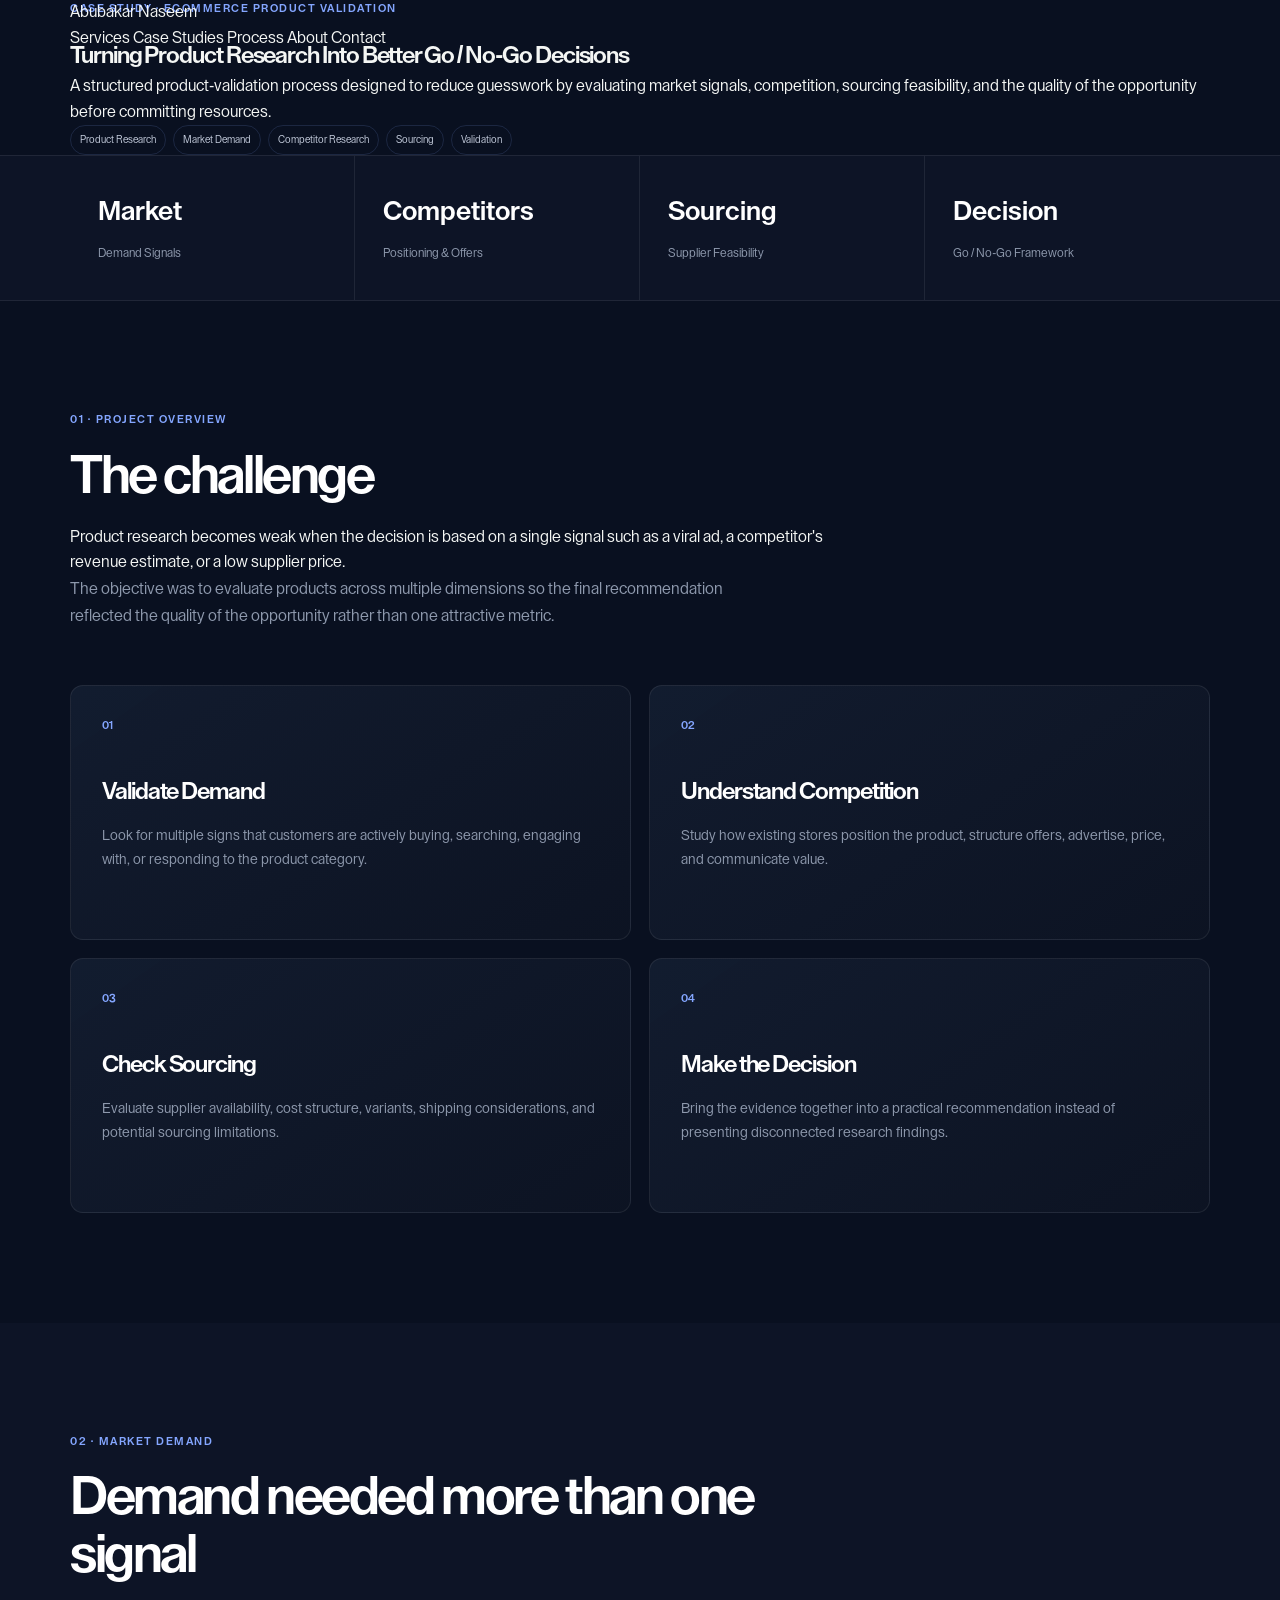
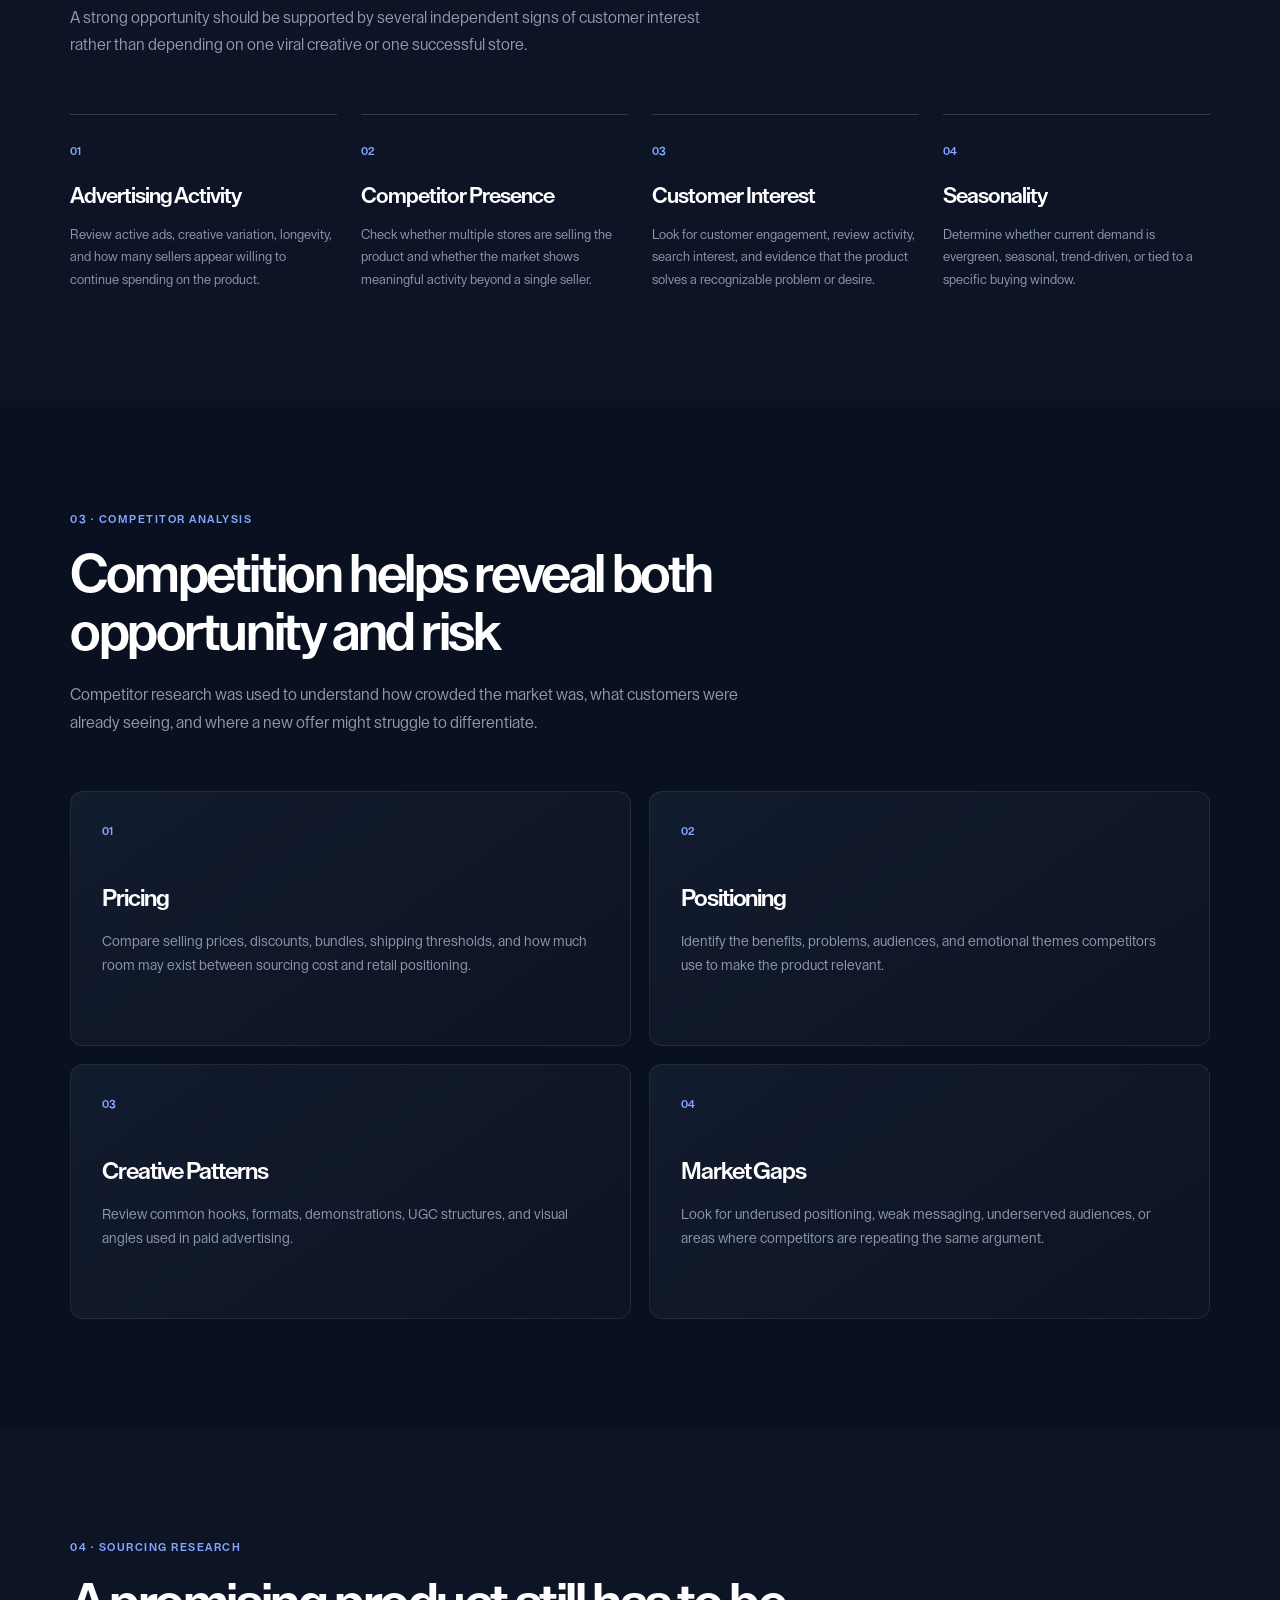
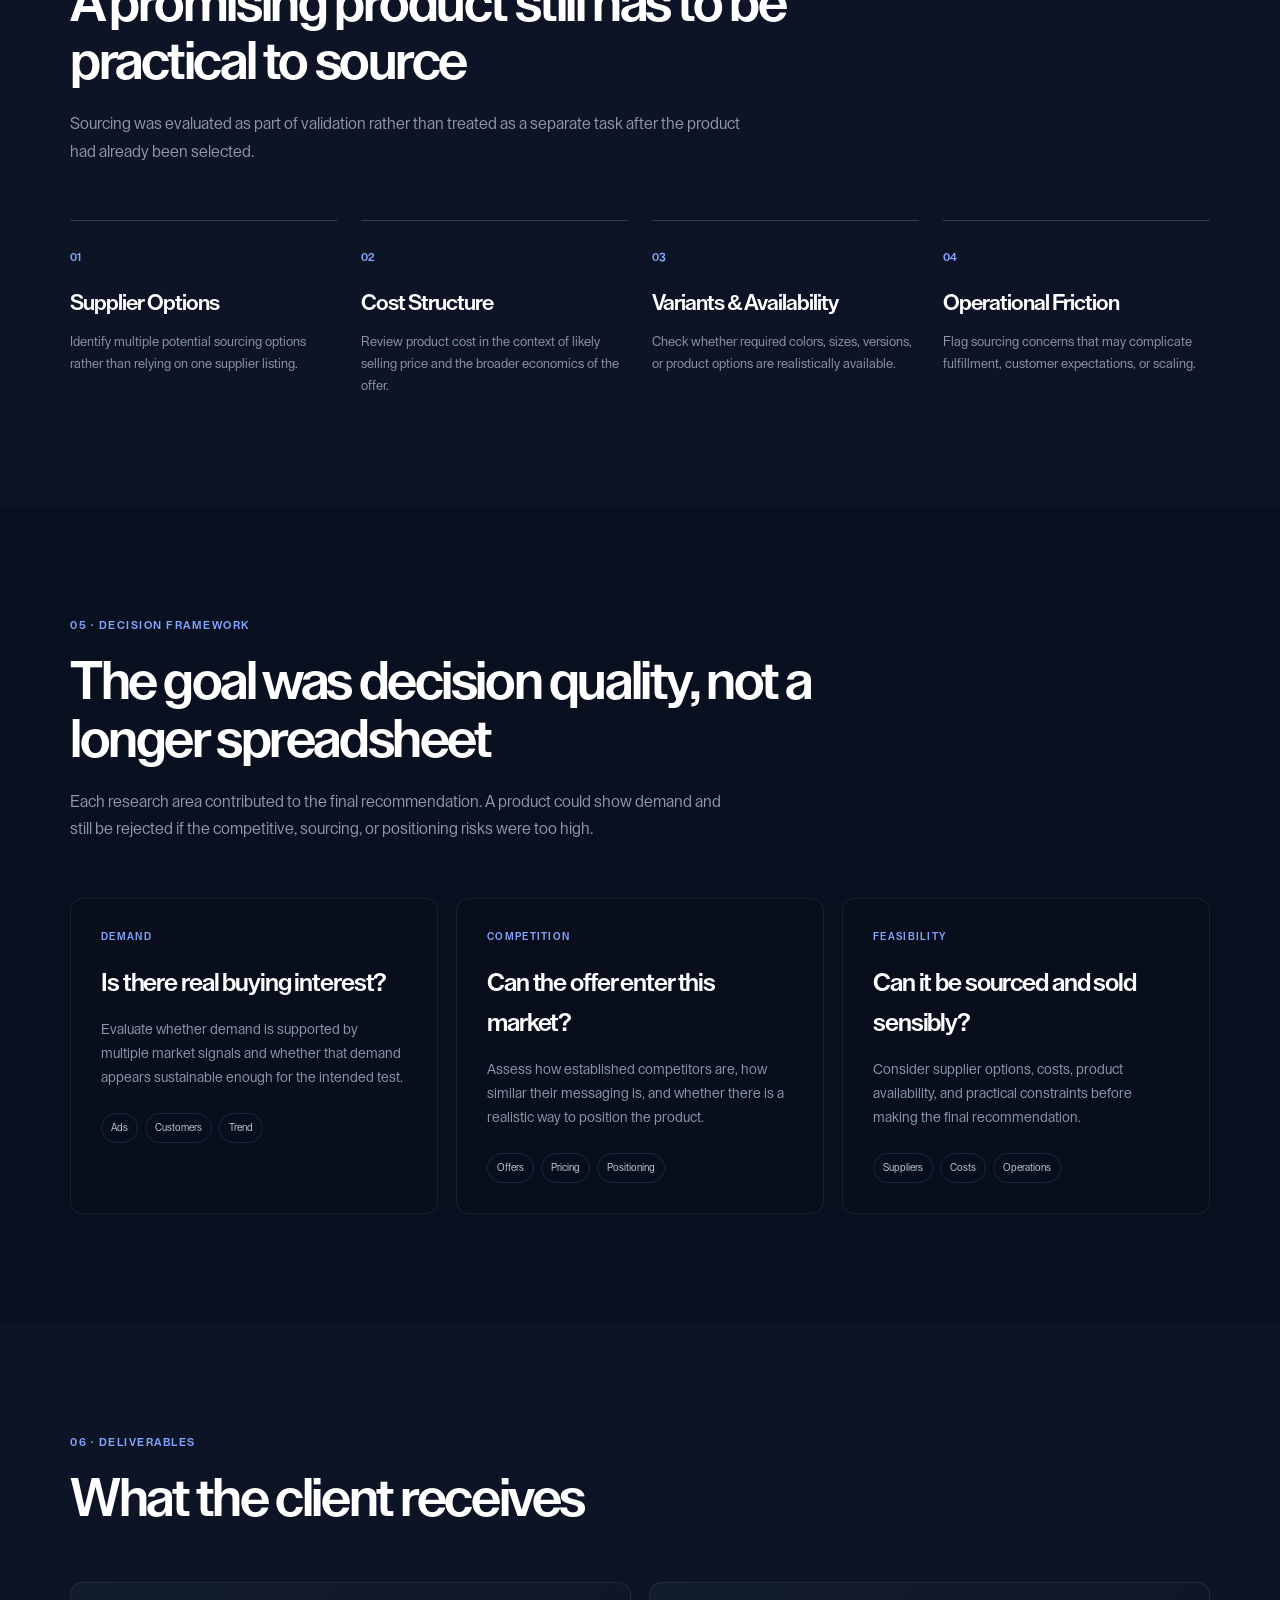
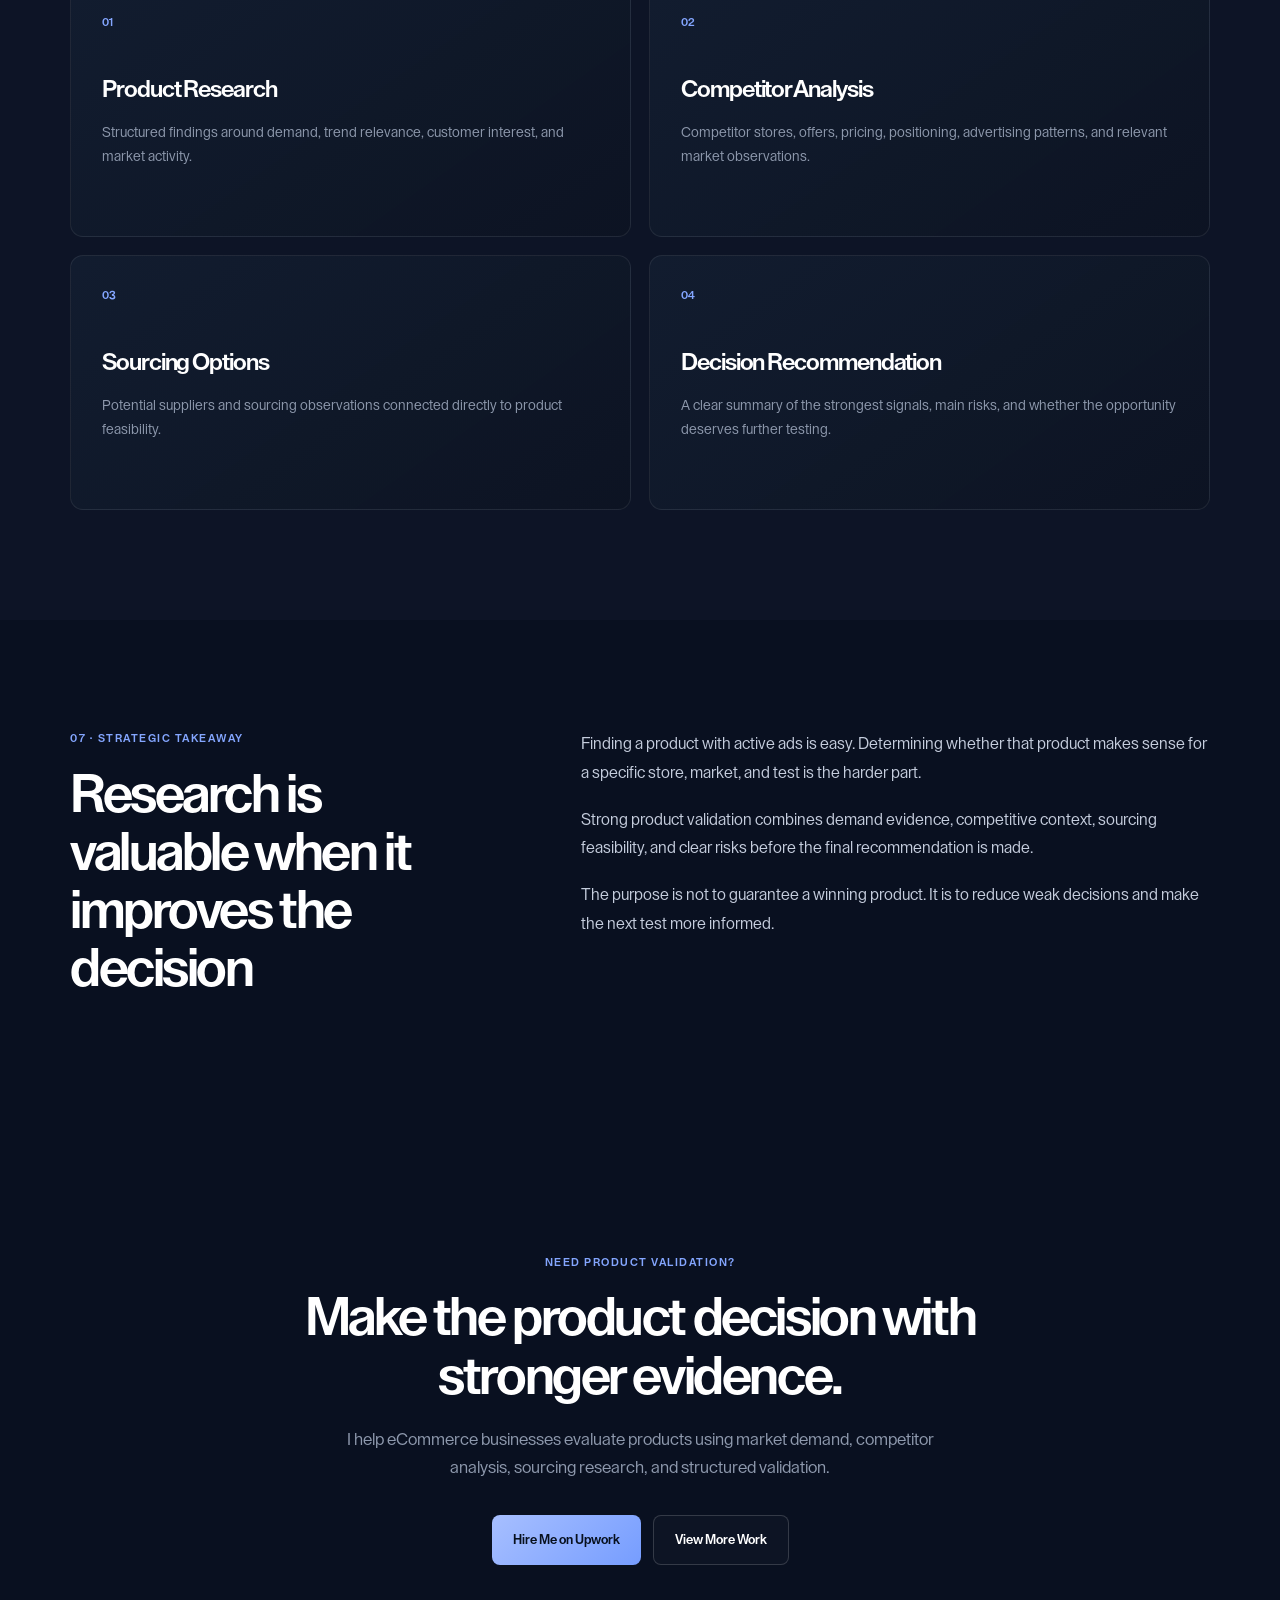
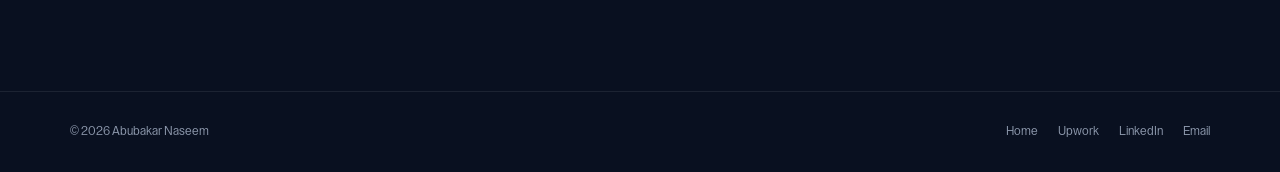
<file: product-validation-case-study.html>
<!DOCTYPE html>
<html lang="en">
<head>
  <meta charset="UTF-8" />
  <meta name="viewport" content="width=device-width, initial-scale=1.0" />

  <link rel="stylesheet" href="style.css" />

  <title>Product Validation Case Study | Abubakar Naseem</title>

  <meta
    name="description"
    content="See how Abubakar Naseem evaluates eCommerce product opportunities using market demand, competitor analysis, sourcing research, and structured decision criteria."
  />

  <meta
    name="robots"
    content="index, follow"
  />

  <link
    rel="canonical"
    href="https://abubakarnaseem.github.io/product-validation-case-study.html"
  />

  <!-- OPEN GRAPH / SOCIAL SHARING -->
  <meta
    property="og:type"
    content="article"
  />

  <meta
    property="og:title"
    content="Product Validation Case Study"
  />

  <meta
    property="og:description"
    content="A structured eCommerce product validation process covering market demand, competitor analysis, sourcing, and decision quality."
  />

  <meta
    property="og:url"
    content="https://abubakarnaseem.github.io/product-validation-case-study.html"
  />

  <meta
    property="og:site_name"
    content="Abubakar Naseem"
  />

  <meta
    property="og:image"
    content="https://abubakarnaseem.github.io/og-image.png"
  />

  <meta
    property="og:image:width"
    content="1200"
  />

  <meta
    property="og:image:height"
    content="630"
  />

  <meta
    property="og:image:alt"
    content="Abubakar Naseem - Product Validation Case Study"
  />

  <!-- TWITTER / X -->
  <meta
    name="twitter:card"
    content="summary_large_image"
  />

  <meta
    name="twitter:title"
    content="Product Validation Case Study"
  />

  <meta
    name="twitter:description"
    content="A structured eCommerce product validation process covering market demand, competitor analysis, sourcing, and decision quality."
  />

  <meta
    name="twitter:image"
    content="https://abubakarnaseem.github.io/og-image.png"
  />

  <!-- STRUCTURED DATA -->
  <script type="application/ld+json">
  {
    "@context": "https://schema.org",
    "@type": "CreativeWork",
    "name": "Product Validation Case Study",
    "url": "https://abubakarnaseem.github.io/product-validation-case-study.html",
    "author": {
      "@type": "Person",
      "name": "Abubakar Naseem",
      "url": "https://abubakarnaseem.github.io/"
    },
    "about": [
      "eCommerce Product Research",
      "Product Validation",
      "Market Research",
      "Competitor Analysis",
      "Sourcing Research"
    ],
    "description": "A case study showing a structured eCommerce product validation process using market, competitor, sourcing, and decision-oriented research."
  }
  </script>
</head>

<body>

  <header class="site-header">
    <div class="container nav-wrap">

      <a href="index.html" class="brand">Abubakar Naseem</a>

      <nav class="nav">
        <a href="index.html#services">Services</a>
        <a href="index.html#case-studies">Case Studies</a>
        <a href="index.html#process">Process</a>
        <a href="index.html#about">About</a>
        <a href="index.html#contact">Contact</a>
      </nav>

    </div>
  </header>

  <main>

    <section class="hero">
      <div class="container hero-inner">

        <p class="eyebrow">Case Study · eCommerce Product Validation</p>

        <h1>
          Turning Product Research Into
          <span class="highlight">Better Go / No-Go Decisions</span>
        </h1>

        <p class="lead">
          A structured product-validation process designed to reduce guesswork by
          evaluating market signals, competition, sourcing feasibility, and the
          quality of the opportunity before committing resources.
        </p>

        <div class="case-tags">
          <span>Product Research</span>
          <span>Market Demand</span>
          <span>Competitor Research</span>
          <span>Sourcing</span>
          <span>Validation</span>
        </div>

      </div>
    </section>

    <section class="proof-strip">
      <div class="container proof-grid">

        <div class="proof-item">
          <strong>Market</strong>
          <span>Demand Signals</span>
        </div>

        <div class="proof-item">
          <strong>Competitors</strong>
          <span>Positioning & Offers</span>
        </div>

        <div class="proof-item">
          <strong>Sourcing</strong>
          <span>Supplier Feasibility</span>
        </div>

        <div class="proof-item">
          <strong>Decision</strong>
          <span>Go / No-Go Framework</span>
        </div>

      </div>
    </section>

    <section class="section">
      <div class="container">

        <div class="section-heading">
          <p class="eyebrow">01 · Project Overview</p>

          <h2>The challenge</h2>

          <p>
            Product research becomes weak when the decision is based on a single
            signal such as a viral ad, a competitor's revenue estimate, or a low
            supplier price.
          </p>

          <p>
            The objective was to evaluate products across multiple dimensions so the
            final recommendation reflected the quality of the opportunity rather
            than one attractive metric.
          </p>
        </div>

        <div class="card-grid">

          <article class="card">
            <span class="card-number">01</span>

            <h3>Validate Demand</h3>

            <p>
              Look for multiple signs that customers are actively buying, searching,
              engaging with, or responding to the product category.
            </p>
          </article>

          <article class="card">
            <span class="card-number">02</span>

            <h3>Understand Competition</h3>

            <p>
              Study how existing stores position the product, structure offers,
              advertise, price, and communicate value.
            </p>
          </article>

          <article class="card">
            <span class="card-number">03</span>

            <h3>Check Sourcing</h3>

            <p>
              Evaluate supplier availability, cost structure, variants, shipping
              considerations, and potential sourcing limitations.
            </p>
          </article>

          <article class="card">
            <span class="card-number">04</span>

            <h3>Make the Decision</h3>

            <p>
              Bring the evidence together into a practical recommendation instead of
              presenting disconnected research findings.
            </p>
          </article>

        </div>

      </div>
    </section>

    <section class="section section-alt">
      <div class="container">

        <div class="section-heading">
          <p class="eyebrow">02 · Market Demand</p>

          <h2>Demand needed more than one signal</h2>

          <p>
            A strong opportunity should be supported by several independent signs of
            customer interest rather than depending on one viral creative or one
            successful store.
          </p>
        </div>

        <div class="process-grid">

          <div class="process-step">
            <span>01</span>

            <h3>Advertising Activity</h3>

            <p>
              Review active ads, creative variation, longevity, and how many sellers
              appear willing to continue spending on the product.
            </p>
          </div>

          <div class="process-step">
            <span>02</span>

            <h3>Competitor Presence</h3>

            <p>
              Check whether multiple stores are selling the product and whether the
              market shows meaningful activity beyond a single seller.
            </p>
          </div>

          <div class="process-step">
            <span>03</span>

            <h3>Customer Interest</h3>

            <p>
              Look for customer engagement, review activity, search interest, and
              evidence that the product solves a recognizable problem or desire.
            </p>
          </div>

          <div class="process-step">
            <span>04</span>

            <h3>Seasonality</h3>

            <p>
              Determine whether current demand is evergreen, seasonal, trend-driven,
              or tied to a specific buying window.
            </p>
          </div>

        </div>

      </div>
    </section>

    <section class="section">
      <div class="container">

        <div class="section-heading">
          <p class="eyebrow">03 · Competitor Analysis</p>

          <h2>Competition helps reveal both opportunity and risk</h2>

          <p>
            Competitor research was used to understand how crowded the market was,
            what customers were already seeing, and where a new offer might struggle
            to differentiate.
          </p>
        </div>

        <div class="card-grid">

          <article class="card">
            <span class="card-number">01</span>

            <h3>Pricing</h3>

            <p>
              Compare selling prices, discounts, bundles, shipping thresholds, and
              how much room may exist between sourcing cost and retail positioning.
            </p>
          </article>

          <article class="card">
            <span class="card-number">02</span>

            <h3>Positioning</h3>

            <p>
              Identify the benefits, problems, audiences, and emotional themes
              competitors use to make the product relevant.
            </p>
          </article>

          <article class="card">
            <span class="card-number">03</span>

            <h3>Creative Patterns</h3>

            <p>
              Review common hooks, formats, demonstrations, UGC structures, and
              visual angles used in paid advertising.
            </p>
          </article>

          <article class="card">
            <span class="card-number">04</span>

            <h3>Market Gaps</h3>

            <p>
              Look for underused positioning, weak messaging, underserved audiences,
              or areas where competitors are repeating the same argument.
            </p>
          </article>

        </div>

      </div>
    </section>

    <section class="section section-alt">
      <div class="container">

        <div class="section-heading">
          <p class="eyebrow">04 · Sourcing Research</p>

          <h2>A promising product still has to be practical to source</h2>

          <p>
            Sourcing was evaluated as part of validation rather than treated as a
            separate task after the product had already been selected.
          </p>
        </div>

        <div class="process-grid">

          <div class="process-step">
            <span>01</span>

            <h3>Supplier Options</h3>

            <p>
              Identify multiple potential sourcing options rather than relying on one
              supplier listing.
            </p>
          </div>

          <div class="process-step">
            <span>02</span>

            <h3>Cost Structure</h3>

            <p>
              Review product cost in the context of likely selling price and the
              broader economics of the offer.
            </p>
          </div>

          <div class="process-step">
            <span>03</span>

            <h3>Variants & Availability</h3>

            <p>
              Check whether required colors, sizes, versions, or product options are
              realistically available.
            </p>
          </div>

          <div class="process-step">
            <span>04</span>

            <h3>Operational Friction</h3>

            <p>
              Flag sourcing concerns that may complicate fulfillment, customer
              expectations, or scaling.
            </p>
          </div>

        </div>

      </div>
    </section>

    <section class="section">
      <div class="container">

        <div class="section-heading">
          <p class="eyebrow">05 · Decision Framework</p>

          <h2>The goal was decision quality, not a longer spreadsheet</h2>

          <p>
            Each research area contributed to the final recommendation. A product
            could show demand and still be rejected if the competitive, sourcing, or
            positioning risks were too high.
          </p>
        </div>

        <div class="case-grid">

          <article class="case-card">

            <div class="case-label">Demand</div>

            <h3>Is there real buying interest?</h3>

            <p>
              Evaluate whether demand is supported by multiple market signals and
              whether that demand appears sustainable enough for the intended test.
            </p>

            <div class="case-tags">
              <span>Ads</span>
              <span>Customers</span>
              <span>Trend</span>
            </div>

          </article>

          <article class="case-card">

            <div class="case-label">Competition</div>

            <h3>Can the offer enter this market?</h3>

            <p>
              Assess how established competitors are, how similar their messaging
              is, and whether there is a realistic way to position the product.
            </p>

            <div class="case-tags">
              <span>Offers</span>
              <span>Pricing</span>
              <span>Positioning</span>
            </div>

          </article>

          <article class="case-card">

            <div class="case-label">Feasibility</div>

            <h3>Can it be sourced and sold sensibly?</h3>

            <p>
              Consider supplier options, costs, product availability, and practical
              constraints before making the final recommendation.
            </p>

            <div class="case-tags">
              <span>Suppliers</span>
              <span>Costs</span>
              <span>Operations</span>
            </div>

          </article>

        </div>

      </div>
    </section>

    <section class="section section-alt">
      <div class="container">

        <div class="section-heading">
          <p class="eyebrow">06 · Deliverables</p>

          <h2>What the client receives</h2>
        </div>

        <div class="card-grid">

          <article class="card">
            <span class="card-number">01</span>

            <h3>Product Research</h3>

            <p>
              Structured findings around demand, trend relevance, customer interest,
              and market activity.
            </p>
          </article>

          <article class="card">
            <span class="card-number">02</span>

            <h3>Competitor Analysis</h3>

            <p>
              Competitor stores, offers, pricing, positioning, advertising patterns,
              and relevant market observations.
            </p>
          </article>

          <article class="card">
            <span class="card-number">03</span>

            <h3>Sourcing Options</h3>

            <p>
              Potential suppliers and sourcing observations connected directly to
              product feasibility.
            </p>
          </article>

          <article class="card">
            <span class="card-number">04</span>

            <h3>Decision Recommendation</h3>

            <p>
              A clear summary of the strongest signals, main risks, and whether the
              opportunity deserves further testing.
            </p>
          </article>

        </div>

      </div>
    </section>

    <section class="section">
      <div class="container about-grid">

        <div>
          <p class="eyebrow">07 · Strategic Takeaway</p>

          <h2>Research is valuable when it improves the decision</h2>
        </div>

        <div class="about-copy">

          <p>
            Finding a product with active ads is easy. Determining whether that
            product makes sense for a specific store, market, and test is the harder
            part.
          </p>

          <p>
            Strong product validation combines demand evidence, competitive context,
            sourcing feasibility, and clear risks before the final recommendation is
            made.
          </p>

          <p>
            The purpose is not to guarantee a winning product. It is to reduce weak
            decisions and make the next test more informed.
          </p>

        </div>

      </div>
    </section>

    <section class="cta-section">
      <div class="container cta-inner">

        <p class="eyebrow">Need Product Validation?</p>

        <h2>Make the product decision with stronger evidence.</h2>

        <p>
          I help eCommerce businesses evaluate products using market demand,
          competitor analysis, sourcing research, and structured validation.
        </p>

        <div class="buttons">

          <a
            href="https://www.upwork.com/freelancers/abubakarnaseemofficial"
            class="btn btn-primary"
            target="_blank"
            rel="noopener noreferrer"
          >
            Hire Me on Upwork
          </a>

          <a
            href="index.html#case-studies"
            class="btn btn-secondary"
          >
            View More Work
          </a>

        </div>

      </div>
    </section>

  </main>

  <footer class="site-footer">
    <div class="container footer-wrap">

      <p>© 2026 Abubakar Naseem</p>

      <div class="footer-links">

        <a href="index.html">
          Home
        </a>

        <a
          href="https://www.upwork.com/freelancers/abubakarnaseemofficial"
          target="_blank"
          rel="noopener noreferrer"
        >
          Upwork
        </a>

        <a
          href="https://www.linkedin.com/in/abubakarnaseem/"
          target="_blank"
          rel="noopener noreferrer"
        >
          LinkedIn
        </a>

        <a href="mailto:abubakarnaseem3672@gmail.com">
          Email
        </a>

      </div>

    </div>
  </footer>

</body>
</html>
</file>
<file: style.css>
/* ============================================================
   LAY GROTESK — LICENSED LOCAL WEB FONTS
   ============================================================ */

@font-face {
  font-family: "Laygrotesk Trial";
  src: url("laygrotesk-trial-regular.otf") format("opentype");
  font-style: normal;
  font-weight: 400;
  font-display: swap;
}

@font-face {
  font-family: "Laygrotesk Trial";
  src: url("laygrotesk-trial-medium.otf") format("opentype");
  font-style: normal;
  font-weight: 500;
  font-display: swap;
}

@font-face {
  font-family: "Laygrotesk Trial";
  src: url("laygrotesk-trial-semibold.otf") format("opentype");
  font-style: normal;
  font-weight: 600;
  font-display: swap;
}

:root {
  --bg: #081311;
  --bg-deep: #07100f;

  --text: #f4f6f4;
  --text-soft: rgba(244, 246, 244, 0.82);
  --muted: rgba(224, 233, 229, 0.58);

  --green: #35e6ae;
  --green-2: #76f19b;

  --border: rgba(255, 255, 255, 0.10);
  --border-soft: rgba(255, 255, 255, 0.06);

  --container: 1140px;

  --rail-width: 440px;
  --rail-card-height: 360px;
  --rail-gap: 22px;
}


/* =====================================================
   RESET
===================================================== */

* {
  margin: 0;
  padding: 0;
  box-sizing: border-box;
}

html {
  scroll-behavior: smooth;
}

body {
  min-height: 100vh;

  font-family:
    "Inter",
    Arial,
    Helvetica,
    sans-serif;

  color: var(--text);

  background: #091020;

  line-height: 1.6;

  -webkit-font-smoothing: antialiased;
  text-rendering: optimizeLegibility;

  overflow-x: hidden;
}

a {
  color: inherit;
  text-decoration: none;
}

button {
  font: inherit;
}

img {
  display: block;
  max-width: 100%;
}

.container {
  width: min(
    var(--container),
    calc(100% - 56px)
  );

  margin: 0 auto;
}

h1,
h2,
h3 {
  letter-spacing: -0.045em;
}

.eyebrow {
  color: #84a6ff;

  font-size: 11px;
  font-weight: 700;

  text-transform: uppercase;

  letter-spacing: 1.5px;

  margin-bottom: 18px;
}


/* =====================================================
   NAV OVERLAY
===================================================== */

.nav-overlay {
  position: fixed;

  inset: 0;

  z-index: 800;

  background:
    rgba(3, 7, 15, 0.58);

  backdrop-filter: blur(10px);
  -webkit-backdrop-filter: blur(10px);

  opacity: 0;
  visibility: hidden;

  pointer-events: none;

  transition:
    opacity 0.2s ease,
    visibility 0.2s ease;
}

.nav-overlay.is-active {
  opacity: 1;
  visibility: visible;

  pointer-events: auto;
}


/* =====================================================
   HEADER
===================================================== */

.site-header {
  position: fixed;

  top: 16px;
  left: 0;

  width: 100%;

  z-index: 1000;

  pointer-events: none;
}

.premium-nav-shell {
  min-height: 66px;

  display: grid;

  grid-template-columns:
    auto
    1fr
    auto;

  align-items: center;

  gap: 24px;

  padding:
    9px 12px
    9px 14px;

  border:
    1px solid
    rgba(255, 255, 255, 0.10);

  border-radius: 13px;

  background:
    rgba(10, 27, 23, 0.68);

  box-shadow:
    0 12px 34px rgba(0, 0, 0, 0.20),
    inset 0 1px 0 rgba(255, 255, 255, 0.05);

  backdrop-filter: blur(18px);
  -webkit-backdrop-filter: blur(18px);

  pointer-events: auto;
}


/* =====================================================
   BRAND
===================================================== */

.premium-brand {
  display: inline-flex;

  align-items: center;

  gap: 11px;
}

.brand-mark {
  width: 34px;
  height: 34px;

  display: inline-flex;

  align-items: center;
  justify-content: center;

  border-radius: 7px;

  color: #062016;

  background:
    linear-gradient(
      135deg,
      #36e2ad,
      #78f19b
    );

  border:
    1px solid
    rgba(255, 255, 255, 0.18);

  box-shadow:
    inset 0 1px 0 rgba(255, 255, 255, 0.18);

  font-size: 11px;
  font-weight: 800;
}

.brand-name {
  color: var(--text);

  font-size: 16px;
  font-weight: 650;

  letter-spacing: -0.03em;

  white-space: nowrap;
}


/* =====================================================
   DESKTOP NAV
===================================================== */

.desktop-nav {
  display: flex;

  align-items: center;
  justify-content: center;

  gap: 2px;
}

.nav-link {
  min-height: 36px;

  display: inline-flex;

  align-items: center;
  justify-content: center;

  gap: 6px;

  padding: 0 11px;

  border: 0;

  border-radius: 999px;

  background: transparent;

  color: rgba(244, 246, 244, 0.78);

  font-size: 12px;
  font-weight: 600;

  cursor: pointer;

  white-space: nowrap;
}

.nav-link:hover {
  background:
    rgba(255, 255, 255, 0.05);

  color: #fff;
}

.nav-dropdown-trigger.is-active {
  color: #07100d;

  background: #b9ffac;
}

.nav-chevron {
  font-size: 9px;
}


/* =====================================================
   NAV CTA
===================================================== */

.nav-call-button {
  position: relative;

  min-height: 46px;

  display: inline-flex;

  align-items: center;
  justify-content: center;

  padding: 0 20px;

  border:
    1px solid
    rgba(77, 255, 186, 0.52);

  border-radius: 7px;

  color: #062016;

  background:
    linear-gradient(
      135deg,
      #31e8ad,
      #6cf28c
    );

  box-shadow:
    0 0 0 4px rgba(39, 220, 159, 0.07),
    0 0 22px rgba(38, 219, 158, 0.18);

  font-size: 13px;
  font-weight: 700;

  white-space: nowrap;
}

.nav-call-button::after {
  content: "";

  position: absolute;

  inset: 2px;

  border:
    1px solid
    rgba(255, 255, 255, 0.28);

  border-radius: 5px;

  pointer-events: none;
}


/* =====================================================
   DROPDOWNS
===================================================== */

.nav-dropdown {
  position: relative;
}

.mega-menu {
  position: absolute;

  top: calc(100% + 18px);
  left: 50%;

  width: min(
    1020px,
    calc(100vw - 54px)
  );

  transform:
    translateX(-50%)
    translateY(-8px)
    scale(0.988);

  opacity: 0;
  visibility: hidden;

  pointer-events: none;

  transition:
    opacity 0.2s ease,
    transform 0.2s ease,
    visibility 0.2s ease;

  z-index: 1200;
}

.mega-menu.is-open {
  opacity: 1;
  visibility: visible;

  pointer-events: auto;

  transform:
    translateX(-50%)
    translateY(0)
    scale(1);
}

.mega-menu-inner {
  display: grid;

  grid-template-columns:
    repeat(3, 1fr);

  overflow: hidden;

  border:
    1px solid
    rgba(255, 255, 255, 0.10);

  border-radius: 14px;

  background:
    linear-gradient(
      145deg,
      rgba(8, 20, 17, 0.985),
      rgba(7, 15, 14, 0.985)
    );

  box-shadow:
    0 35px 90px rgba(0, 0, 0, 0.52);

  backdrop-filter: blur(24px);
  -webkit-backdrop-filter: blur(24px);
}

.about-menu {
  width: min(
    720px,
    calc(100vw - 54px)
  );
}

.about-mega-inner {
  grid-template-columns:
    repeat(2, 1fr);
}

.mega-column {
  padding:
    24px 22px
    27px;

  border-right:
    1px solid
    rgba(255, 255, 255, 0.06);
}

.mega-column:last-child {
  border-right: 0;
}

.mega-column-label {
  color:
    rgba(220, 235, 229, 0.60);

  font-size: 10px;
  font-weight: 650;

  letter-spacing: 0.9px;

  text-transform: uppercase;

  margin-bottom: 16px;
}

.mega-service {
  min-height: 84px;

  display: grid;

  grid-template-columns:
    44px
    minmax(0, 1fr)
    18px;

  align-items: center;

  gap: 12px;

  padding: 10px;

  margin-bottom: 6px;

  border:
    1px solid
    transparent;

  border-radius: 10px;
}

.mega-service:hover {
  background:
    rgba(81, 220, 163, 0.05);

  border-color:
    rgba(81, 220, 163, 0.11);
}

.mega-icon {
  width: 44px;
  height: 44px;

  display: flex;

  align-items: center;
  justify-content: center;

  border:
    1px solid
    rgba(91, 237, 180, 0.16);

  border-radius: 10px;

  color: #a5ffd9;

  background:
    radial-gradient(
      circle,
      rgba(69, 220, 163, 0.13),
      transparent 68%
    );
}

.mega-service-content {
  display: flex;

  flex-direction: column;

  gap: 4px;
}

.mega-service-content strong {
  color: #fff;

  font-size: 13px;
  font-weight: 650;
}

.mega-service-content small {
  color:
    rgba(219, 231, 227, 0.52);

  font-size: 10px;

  line-height: 1.45;
}

.mega-arrow {
  color:
    rgba(255, 255, 255, 0.75);

  font-size: 16px;
}

.mega-consultation-card {
  margin-top: 18px;

  padding: 17px;

  border:
    1px solid
    rgba(74, 226, 168, 0.15);

  border-radius: 10px;

  background:
    rgba(65, 215, 159, 0.045);
}

.mega-consultation-card p {
  color:
    rgba(224, 236, 231, 0.55);

  font-size: 10px;

  margin-bottom: 8px;
}

.mega-consultation-link {
  display: flex;

  align-items: center;
  justify-content: space-between;

  font-size: 13px;
  font-weight: 650;
}


/* =====================================================
   MOBILE NAV
===================================================== */

.mobile-nav-actions {
  display: none;

  align-items: center;

  gap: 8px;
}

.mobile-call-button {
  min-height: 40px;

  display: inline-flex;

  align-items: center;
  justify-content: center;

  padding: 0 13px;

  border-radius: 7px;

  color: #062016;

  background:
    linear-gradient(
      135deg,
      #31e8ad,
      #6cf28c
    );

  font-size: 11px;
  font-weight: 700;
}

.mobile-menu-button {
  width: 42px;
  height: 42px;

  display: flex;

  flex-direction: column;

  align-items: center;
  justify-content: center;

  gap: 5px;

  border:
    1px solid
    rgba(255, 255, 255, 0.10);

  border-radius: 9px;

  background:
    rgba(255, 255, 255, 0.05);

  cursor: pointer;
}

.mobile-menu-button span {
  width: 17px;
  height: 2px;

  border-radius: 20px;

  background: #fff;
}

.mobile-menu-button.is-active
span:nth-child(1) {
  transform:
    translateY(7px)
    rotate(45deg);
}

.mobile-menu-button.is-active
span:nth-child(2) {
  opacity: 0;
}

.mobile-menu-button.is-active
span:nth-child(3) {
  transform:
    translateY(-7px)
    rotate(-45deg);
}

.mobile-menu {
  display: none;

  width:
    min(
      calc(100% - 32px),
      560px
    );

  position: absolute;

  top: 68px;
  right: 16px;

  border:
    1px solid
    rgba(255, 255, 255, 0.10);

  border-radius: 13px;

  background:
    rgba(8, 19, 17, 0.99);

  box-shadow:
    0 25px 60px rgba(0, 0, 0, 0.46);

  overflow: hidden;
}

.mobile-menu.is-open {
  display: block;
}

.mobile-menu-inner {
  width: 100%;

  padding: 12px;
}

.mobile-nav-link {
  width: 100%;
  min-height: 52px;

  display: flex;

  align-items: center;
  justify-content: space-between;

  padding: 0 12px;

  border: 0;

  border-bottom:
    1px solid
    rgba(255, 255, 255, 0.06);

  background: transparent;

  color: #fff;

  font-size: 14px;
  font-weight: 600;
}

.mobile-menu-call {
  min-height: 50px;

  margin-top: 10px;

  display: flex;

  align-items: center;
  justify-content: space-between;

  padding: 0 14px;

  border-radius: 8px;

  color: #062016;

  background:
    linear-gradient(
      135deg,
      #31e8ad,
      #6cf28c
    );

  font-size: 13px;
  font-weight: 700;
}


/* =====================================================
   GLOBAL BUTTONS
===================================================== */

.buttons {
  display: flex;

  align-items: center;

  gap: 12px;

  flex-wrap: wrap;
}

.btn {
  min-height: 50px;

  display: inline-flex;

  align-items: center;
  justify-content: center;

  padding: 0 21px;

  border-radius: 8px;

  font-size: 13px;
  font-weight: 650;
}

.btn-primary {
  color: #07101e;

  background:
    linear-gradient(
      135deg,
      #a7bfff,
      #769dff
    );
}

.btn-secondary {
  color: #fff;

  border:
    1px solid
    rgba(255, 255, 255, 0.16);

  background:
    rgba(255, 255, 255, 0.02);
}


/* =====================================================
   PROOF STRIP
===================================================== */

.proof-strip {
  background: #0d1426;

  border-top:
    1px solid
    rgba(255, 255, 255, 0.08);

  border-bottom:
    1px solid
    rgba(255, 255, 255, 0.08);
}

.proof-grid {
  display: grid;

  grid-template-columns:
    repeat(4, 1fr);
}

.proof-item {
  padding:
    34px 28px;

  border-right:
    1px solid
    rgba(255, 255, 255, 0.08);
}

.proof-item:last-child {
  border-right: 0;
}

.proof-item strong {
  display: block;

  color: #fff;

  font-size: 27px;
  font-weight: 700;

  margin-bottom: 7px;
}

.proof-item span {
  color: #8e99ad;

  font-size: 12px;
}
/* =====================================================
   NORMAL SECTIONS
===================================================== */

.section {
  padding:
    110px 0;

  background: #091020;
}

.section-alt {
  background: #0d1426;
}

.section-heading {
  max-width: 760px;

  margin-bottom: 54px;
}

.section-heading h2,
.about-grid h2,
.cta-inner h2 {
  color: #fff;

  font-size:
    clamp(
      38px,
      4.2vw,
      56px
    );

  line-height: 1.08;

  margin-bottom: 20px;
}

.section-heading > p:last-child {
  max-width: 670px;

  color: #8e99ad;

  font-size: 16px;

  line-height: 1.72;
}


/* =====================================================
   SERVICES
===================================================== */

.card-grid {
  display: grid;

  grid-template-columns:
    repeat(2, 1fr);

  gap: 18px;
}

.card {
  min-height: 255px;

  padding: 31px;

  border:
    1px solid
    rgba(255, 255, 255, 0.08);

  border-radius: 13px;

  background:
    linear-gradient(
      145deg,
      rgba(19, 29, 48, 0.94),
      rgba(13, 20, 35, 0.96)
    );
}

.card-number {
  display: block;

  color: #84a6ff;

  font-size: 11px;

  font-weight: 700;

  margin-bottom: 38px;
}

.card h3 {
  color: #fff;

  font-size: 24px;

  font-weight: 650;

  margin-bottom: 13px;
}

.card p {
  color: #8e99ad;

  font-size: 14px;

  line-height: 1.72;
}


/* =====================================================
   CASE STUDIES
===================================================== */

.case-grid {
  display: grid;

  grid-template-columns:
    repeat(3, 1fr);

  gap: 18px;
}

.case-card {
  padding: 30px;

  border:
    1px solid
    rgba(255, 255, 255, 0.08);

  border-radius: 13px;

  background:
    rgba(8, 14, 27, 0.75);
}

.case-label {
  color: #84a6ff;

  font-size: 10px;

  font-weight: 700;

  text-transform: uppercase;

  letter-spacing: 1.3px;

  margin-bottom: 19px;
}

.case-card h3 {
  color: #fff;

  font-size: 25px;

  font-weight: 650;

  margin-bottom: 15px;
}

.case-card p {
  color: #8e99ad;

  font-size: 14px;

  line-height: 1.7;

  margin-bottom: 23px;
}

.case-tags {
  display: flex;

  flex-wrap: wrap;

  gap: 7px;
}

.case-tags span {
  padding:
    6px 9px;

  border:
    1px solid
    rgba(132, 166, 255, 0.15);

  border-radius: 999px;

  color: #c5cddd;

  font-size: 10px;
}

.case-card > p:last-child {
  margin:
    22px 0
    0;

  color: #84a6ff;

  font-weight: 650;
}


/* =====================================================
   PROCESS
===================================================== */

.process-grid {
  display: grid;

  grid-template-columns:
    repeat(4, 1fr);

  gap: 24px;
}

.process-step {
  padding-top: 23px;

  border-top:
    1px solid
    rgba(255, 255, 255, 0.16);
}

.process-step > span {
  color: #84a6ff;

  font-size: 11px;

  font-weight: 700;
}

.process-step h3 {
  color: #fff;

  font-size: 22px;

  font-weight: 650;

  margin:
    16px 0
    10px;
}

.process-step p {
  color: #8e99ad;

  font-size: 13px;

  line-height: 1.7;
}


/* =====================================================
   ABOUT
===================================================== */

.about-grid {
  display: grid;

  grid-template-columns:
    0.8fr
    1.2fr;

  gap: 92px;

  align-items: start;
}

.about-copy p {
  color: #c5cddd;

  font-size: 16px;

  line-height: 1.8;

  margin-bottom: 18px;
}


/* =====================================================
   CTA
===================================================== */

.cta-section {
  padding:
    126px 0;

  text-align: center;

  background: #091020;
}

.cta-inner {
  max-width: 840px;
}

.cta-inner h2 {
  max-width: 800px;

  margin-left: auto;
  margin-right: auto;
}

.cta-inner > p:not(.eyebrow) {
  max-width: 640px;

  color: #8e99ad;

  font-size: 17px;

  line-height: 1.7;

  margin:
    0 auto
    32px;
}

.cta-inner .buttons {
  justify-content: center;
}


/* =====================================================
   FOOTER
===================================================== */

.site-footer {
  padding:
    30px 0;

  background: #091020;

  border-top:
    1px solid
    rgba(255, 255, 255, 0.08);
}

.footer-wrap {
  display: flex;

  align-items: center;
  justify-content: space-between;

  gap: 20px;
}

.site-footer p,
.footer-links a {
  color: #8e99ad;

  font-size: 12px;
}

.footer-links {
  display: flex;

  gap: 20px;
}


/* =====================================================
   MID DESKTOP
===================================================== */

@media (max-width: 1180px) and (min-width: 901px) {

  :root {
    --container: 1040px;
    --rail-width: 405px;
    --rail-card-height: 340px;
    --rail-gap: 20px;
  }

  .hero-v2-grid {
    grid-template-columns:
      465px
      405px;

    gap: 48px;
  }

  .hero-v2-title {
    font-size: 53px;
  }

  .project-card-image-frame {
    height: 273px;

    flex-basis: 273px;
  }

}


/* =====================================================
   TABLET / MOBILE
===================================================== */

@media (max-width: 900px) {

  .desktop-nav,
  .nav-call-button {
    display: none;
  }

  .premium-nav-shell {
    grid-template-columns:
      1fr
      auto;

    min-height: 64px;

    padding:
      9px 10px
      9px 13px;
  }

  .mobile-nav-actions {
    display: flex;
  }

  .hero-v2 {
    min-height: auto;

    padding:
      116px 0
      60px;
  }

  .hero-v2-grid {
    display: block;
  }

  .hero-v2-copy {
    max-width: 650px;

    margin: 0 auto;

    padding-top: 0;
  }

  .hero-v2-title {
    max-width: 620px;

    font-size: 50px;
  }


  /* -----------------------------------------
     PROJECT REEL BECOMES HORIZONTAL
  ------------------------------------------ */

  .project-rail-shell {
    width:
      calc(100% + 56px);

    margin:
      54px 0
      0 -28px;
  }

  .project-rail-viewport {
    width: 100%;

    height: 360px;

    mask-image:
      linear-gradient(
        to right,
        transparent 0%,
        #000 6%,
        #000 94%,
        transparent 100%
      );

    -webkit-mask-image:
      linear-gradient(
        to right,
        transparent 0%,
        #000 6%,
        #000 94%,
        transparent 100%
      );
  }

  .project-rail-track {
    width: max-content;

    flex-direction: row;

    gap: 18px;

    padding-right: 18px;
    padding-bottom: 0;
  }

  .project-continuous-track {
    animation:
      projectHorizontalReel
      36s
      linear
      infinite;
  }

  @keyframes projectHorizontalReel {
    from {
      transform: translateX(0);
    }

    to {
      transform: translateX(-50%);
    }
  }

  .project-rail-card {
    width: 500px;
    height: 350px;

    flex: 0 0 500px;
  }

  .project-card-image-frame {
    height: 282px;

    flex-basis: 282px;
  }


  .proof-grid {
    grid-template-columns:
      repeat(2, 1fr);
  }

  .card-grid,
  .case-grid {
    grid-template-columns: 1fr;
  }

  .process-grid {
    grid-template-columns:
      repeat(2, 1fr);

    gap:
      38px 24px;
  }

  .about-grid {
    grid-template-columns: 1fr;

    gap: 34px;
  }

}


/* =====================================================
   MOBILE
===================================================== */

@media (max-width: 600px) {

  .container {
    width:
      min(
        100% - 30px,
        var(--container)
      );
  }

  .site-header {
    top: 8px;
  }

  .premium-nav-shell {
    width:
      calc(100% - 16px);

    min-height: 58px;

    padding:
      7px 8px
      7px 11px;

    border-radius: 11px;
  }

  .brand-mark {
    width: 31px;
    height: 31px;

    font-size: 10px;
  }

  .brand-name {
    font-size: 14px;
  }

  .mobile-call-button {
    min-height: 38px;

    padding:
      0 10px;

    font-size: 10px;
  }

  .mobile-menu-button {
    width: 39px;
    height: 39px;
  }

  .mobile-menu {
    top: 63px;
    right: 8px;

    width:
      calc(100% - 16px);
  }


  /* BACKGROUND */

  .flow-line-1 {
    width: 320px;
    height: 80px;

    left: 21%;
    top: 60px;
  }

  .flow-line-2 {
    width: 205px;
    height: 60px;

    left: 2%;
    top: 128px;
  }

  .flow-line-3 {
    width: 145px;
    height: 53px;

    left: 58%;
    top: 122px;
  }

  .flow-line-4 {
    width: 175px;
    height: 78px;

    left: 34%;
    top: 173px;
  }

  .flow-line-5 {
    display: none;
  }


  /* HERO */

  .hero-v2 {
    padding:
      95px 0
      48px;
  }

  .hero-v2-proof {
    margin-bottom: 24px;
  }

  .hero-v2-proof-primary,
  .hero-v2-proof-secondary {
    min-height: 37px;

    font-size: 10px;
  }

  .hero-v2-proof-primary {
    padding:
      0 9px;
  }

  .hero-v2-proof-secondary {
    padding:
      0 9px;
  }

  .upwork-proof-logo {
    width: 21px !important;
    height: 21px !important;

    max-width: 21px !important;
    max-height: 21px !important;

    flex-basis: 21px;
  }

  .hero-v2-title {
    max-width: 100%;

    margin-bottom: 21px;

    font-size: 40px;

    line-height: 1.03;

    letter-spacing: -0.052em;
  }

  .hero-v2-title span {
    white-space: normal;
  }

  .hero-v2-description {
    max-width: 100%;

    margin-bottom: 25px;

    font-size: 16px;

    line-height: 1.54;
  }


  /* CTA */

  .hero-v2-action-card {
    max-width: none;
  }

  .hero-v2-action-buttons {
    grid-template-columns: 1fr;

    gap: 9px;
  }

  .hero-v2-primary-button,
  .hero-v2-secondary-button {
    min-height: 55px;

    font-size: 15px;
  }

  .hero-v2-credibility {
    flex-wrap: wrap;

    gap: 8px;

    padding-top: 12px;
  }


  /* TRUST TICKER */

  .hero-v2-trust {
    margin-top: 42px;
  }

  .hero-v2-trust-label {
    margin-bottom: 16px;

    font-size: 13px;
  }

  .trust-ticker-viewport {
    width: 100%;
  }

  .trust-ticker-track {
    gap: 20px;

    padding-right: 20px;

    animation-duration: 15s;
  }

  .trust-logo-item {
    width: 86px;
    height: 36px;

    flex-basis: 86px;
  }


  /* MOBILE PROJECT CARDS */

  .project-rail-shell {
    width:
      calc(100% + 30px);

    margin:
      46px 0
      0 -15px;
  }

  .project-rail-viewport {
    height: 300px;
  }

  .project-rail-track {
    gap: 14px;

    padding-right: 14px;
  }

  .project-continuous-track {
    animation-duration: 32s;
  }

  .project-rail-card {
    width: 82vw;
    height: 290px;

    flex: 0 0 82vw;

    padding: 6px;

    border-radius: 14px;
  }

  .project-card-image-frame {
    height: 220px;

    flex-basis: 220px;
  }

  .project-card-footer {
    min-height: 56px;

    grid-template-columns:
      1fr
      24px;

    gap: 6px;

    margin-top: 6px;

    padding:
      7px 9px;
  }

  .project-card-name {
    font-size: 13px;
  }

  .project-card-tags {
    grid-column:
      1 / -1;

    grid-row: 2;
  }

  .project-card-tags span {
    min-height: 22px;

    font-size: 8px;
  }

  .project-card-arrow {
    grid-column: 2;
    grid-row: 1;

    font-size: 21px;
  }


  /* GENERAL */

  .section {
    padding:
      82px 0;
  }

  .section-heading {
    margin-bottom: 42px;
  }

  .section-heading h2,
  .about-grid h2,
  .cta-inner h2 {
    font-size: 35px;

    line-height: 1.09;
  }

  .proof-grid {
    grid-template-columns: 1fr;
  }

  .proof-item {
    border-right: 0;

    border-bottom:
      1px solid
      rgba(255, 255, 255, 0.08);
  }

  .process-grid {
    grid-template-columns: 1fr;
  }

  .footer-wrap {
    flex-direction: column;

    align-items: flex-start;
  }

}


/* =====================================================
   VERY SMALL MOBILE
===================================================== */

@media (max-width: 420px) {

  .brand-mark {
    display: none;
  }

  .hero-v2-title {
    font-size: 38px;
  }

}
/* ============================================================
   2026-09-17 — CURRENT FLOWTRIX-INSPIRED FIRST-LOOK REBUILD
   Final override layer for the new hero HTML.
   Lower homepage sections remain unchanged.
   ============================================================ */

:root {
  --flow-bg: #121c1c;
  --flow-bg-deep: #0f1818;
  --flow-text: #ffffff;
  --flow-text-soft: rgba(255, 255, 255, 0.78);
  --flow-muted: rgba(255, 255, 255, 0.54);
  --flow-green: #0fd375;
  --flow-line: rgba(255, 255, 255, 0.14);
}

/* Accessible hidden label */
.sr-only {
  position: absolute !important;
  width: 1px !important;
  height: 1px !important;
  padding: 0 !important;
  margin: -1px !important;
  overflow: hidden !important;
  clip: rect(0, 0, 0, 0) !important;
  white-space: nowrap !important;
  border: 0 !important;
}

/* ------------------------------------------------------------
   FIRST-LOOK GLOBAL SURFACE
   ------------------------------------------------------------ */

.hero-v2 {
  position: relative;
  min-height: 820px;
  padding: 104px 0 0;
  overflow: hidden;
  background: var(--flow-bg);
}

.hero-flow-lines,
.hero-v2-glow {
  display: none !important;
}

/* ------------------------------------------------------------
   HEADER / NAVBAR — flat, full-width, current Flowtrix direction
   ------------------------------------------------------------ */

.site-header {
  position: fixed;
  top: 0;
  left: 0;
  width: 100%;
  z-index: 1000;
  pointer-events: none;
}

.site-header .premium-nav-shell {
  width: 100%;
  max-width: none;
  min-height: 60px;
  margin: 0;
  padding:
    0 max(24px, calc((100vw - 1280px) / 2));
  display: grid;
  grid-template-columns: 230px 1fr 138px;
  align-items: center;
  gap: 20px;
  border: 0;
  border-bottom: 1px solid rgba(255, 255, 255, 0.13);
  border-radius: 0;
  background: rgba(15, 24, 24, 0.98);
  box-shadow: none;
  backdrop-filter: none;
  -webkit-backdrop-filter: none;
  pointer-events: auto;
}

.premium-brand {
  min-width: 0;
  display: inline-flex;
  align-items: center;
  justify-content: flex-start;
  gap: 9px;
  overflow: visible;
}

.premium-brand-symbol {
  display: block;
  width: 34px !important;
  height: 25px !important;
  max-width: none !important;
  max-height: none !important;
  flex: 0 0 34px;
  object-fit: contain;
  transform: scale(1.55) !important;
  transform-origin: left center;
  margin-right: 7px !important;
}

.premium-brand-wordmark {
  display: block !important;
  min-width: 0;
  color: #f8f9f8;
  font-family: "Laygrotesk Trial", "Inter", Arial, sans-serif;
  font-size: 18px !important;
  font-weight: 500 !important;
  line-height: 1;
  letter-spacing: -0.03em;
  white-space: nowrap;
  overflow: visible;
  text-overflow: clip;
}

.desktop-nav {
  display: flex;
  align-items: center;
  justify-content: center;
  gap: 18px;
}

.nav-link,
.nav-dropdown-trigger {
  min-height: 58px;
  padding: 0 4px;
  border: 0;
  border-radius: 0;
  background: transparent !important;
  color: rgba(255, 255, 255, 0.88);
  font-family: "Laygrotesk Trial", "Inter", Arial, sans-serif;
  font-size: 13px !important;
  font-weight: 500 !important;
  line-height: 1;
  letter-spacing: -0.02em;
  white-space: nowrap;
}

.nav-link:hover,
.nav-dropdown-trigger:hover,
.nav-dropdown-trigger.is-active {
  color: #ffffff;
  background: transparent !important;
}

.nav-dropdown-trigger {
  gap: 7px;
}

.nav-chevron {
  font-size: 10px !important;
  color: rgba(255, 255, 255, 0.82);
  transform: translateY(-1px);
}

.nav-call-button {
  position: relative;
  width: 138px;
  min-width: 138px;
  height: 40px;
  min-height: 40px;
  padding: 0 34px 0 15px;
  display: inline-flex;
  align-items: center;
  justify-content: center;
  border: 1px solid rgba(15, 211, 117, 0.80);
  border-radius: 5px;
  color: #ffffff;
  background: rgba(15, 211, 117, 0.08);
  box-shadow:
    inset 0 0 0 2px rgba(15, 211, 117, 0.10),
    0 0 12px rgba(15, 211, 117, 0.08);
  font-family: "Laygrotesk Trial", "Inter", Arial, sans-serif;
  font-size: 13px !important;
  font-weight: 600;
  line-height: 1;
  letter-spacing: -0.02em;
  white-space: nowrap;
}

.nav-call-button::after {
  content: "▣";
  position: absolute;
  inset: auto 8px auto auto;
  width: 23px;
  height: 23px;
  display: grid;
  place-items: center;
  border: 0;
  border-radius: 3px;
  color: #0f1818;
  background: #f4f6f4;
  font-size: 13px;
  line-height: 1;
}

.nav-call-button:hover {
  filter: brightness(1.06);
}

/* ------------------------------------------------------------
   HERO GEOMETRY
   ------------------------------------------------------------ */

.hero-v2 > .hero-v2-grid {
  position: relative;
  z-index: 3;
  width: min(1280px, calc(100% - 160px));
  max-width: none;
  margin: 0 auto;
  display: grid;
  grid-template-columns: 736px 448px;
  justify-content: space-between;
  align-items: start;
  gap: 96px;
}

.hero-v2-copy {
  min-width: 0;
  padding: 0;
}

/* ------------------------------------------------------------
   CLUTCH IMAGE
   ------------------------------------------------------------ */

.hero-v2-clutch {
  width: 285px;
  height: 40px;
  margin: 0 0 22px;
  display: flex;
  align-items: center;
}

.hero-v2-clutch-image {
  display: block;
  width: 285px;
  height: 40px;
  max-width: none;
  object-fit: contain;
  object-position: left center;
}

/* ------------------------------------------------------------
   HEADLINE
   Measured Flowtrix desktop values:
   68px / 74.8px / 600 / -0.68px
   ------------------------------------------------------------ */

.hero-v2-title {
  width: 736px;
  max-width: 736px;
  margin: 0;
  color: #ffffff;
  font-family: "Laygrotesk Trial", "Inter", Arial, sans-serif;
  font-size: 68px;
  font-weight: 600;
  line-height: 74.8px;
  letter-spacing: -0.68px;
  text-wrap: pretty;
}

.hero-v2-title-highlight {
  display: block;
  color: var(--flow-green);
  white-space: normal;
}

/* ------------------------------------------------------------
   AUDIT FORM
   ------------------------------------------------------------ */

.hero-v2-audit {
  width: 540px;
  margin-top: 42px;
}

.hero-v2-audit-row {
  width: 100%;
  display: grid;
  grid-template-columns: minmax(0, 1fr) 170px;
  gap: 8px;
}

.hero-v2-audit-input,
.hero-v2-audit-button {
  height: 52px;
  min-height: 52px;
  border-radius: 5px;
  font-family: "Laygrotesk Trial", "Inter", Arial, sans-serif;
  font-size: 15px;
  line-height: 1;
}

.hero-v2-audit-input {
  width: 100%;
  padding: 0 22px;
  border: 1px solid rgba(255, 255, 255, 0.27);
  outline: none;
  color: #ffffff;
  background: #121d1d;
  font-weight: 500;
  transition:
    border-color 0.18s ease,
    box-shadow 0.18s ease;
}

.hero-v2-audit-input::placeholder {
  color: rgba(255, 255, 255, 0.34);
  opacity: 1;
}

.hero-v2-audit-input:focus {
  border-color: rgba(15, 211, 117, 0.90);
  box-shadow:
    0 0 0 2px rgba(15, 211, 117, 0.09),
    0 0 18px rgba(15, 211, 117, 0.07);
}

.hero-v2-audit-button {
  display: inline-flex;
  align-items: center;
  justify-content: center;
  border: 1px solid #ffffff;
  color: #111616;
  background: #ffffff;
  font-weight: 600;
  cursor: pointer;
}

.hero-v2-audit-button:hover {
  background: #f4f4f2;
}

.hero-v2-audit-note {
  min-height: 22px;
  margin-top: 10px;
  display: flex;
  align-items: center;
  flex-wrap: wrap;
  gap: 6px;
  color: rgba(255, 255, 255, 0.79);
  font-family: "Laygrotesk Trial", "Inter", Arial, sans-serif;
  font-size: 14px;
  font-weight: 400;
  line-height: 1.3;
  letter-spacing: -0.01em;
}

.hero-v2-audit-note strong {
  color: #ffffff;
  font-weight: 500;
}

.hero-v2-audit-spark,
.hero-v2-audit-note-accent {
  color: var(--flow-green);
}

/* ------------------------------------------------------------
   SUPPORTING PARAGRAPH
   ------------------------------------------------------------ */

.hero-v2-description {
  width: 570px;
  max-width: 570px;
  margin: 164px 0 0;
  color: rgba(255, 255, 255, 0.78);
  font-family: "Laygrotesk Trial", "Inter", Arial, sans-serif;
  font-size: 17px;
  font-weight: 400;
  line-height: 1.55;
  letter-spacing: -0.018em;
}

/* ------------------------------------------------------------
   TRUSTED LOGOS
   ------------------------------------------------------------ */

.hero-v2-trust {
  width: 570px;
  margin-top: 26px;
}

.hero-v2-trust-label {
  display: none !important;
}

.trust-ticker-viewport {
  position: relative;
  width: 570px;
  overflow: hidden;
  mask-image:
    linear-gradient(
      to right,
      transparent 0%,
      #000 5%,
      #000 95%,
      transparent 100%
    );
  -webkit-mask-image:
    linear-gradient(
      to right,
      transparent 0%,
      #000 5%,
      #000 95%,
      transparent 100%
    );
}

.trust-ticker-track {
  width: max-content;
  display: flex;
  align-items: center;
  gap: 34px;
  padding-right: 34px;
  animation: trustedLogoTicker 20s linear infinite;
  will-change: transform;
}

@keyframes trustedLogoTicker {
  from {
    transform: translateX(0);
  }

  to {
    transform: translateX(-50%);
  }
}

.trust-logo-item {
  width: 118px;
  height: 44px;
  flex: 0 0 118px;
  display: flex;
  align-items: center;
  justify-content: center;
}

.trust-logo-image {
  width: 100%;
  height: 100%;
  object-fit: contain;
  filter:
    grayscale(1)
    brightness(0)
    invert(1);
  opacity: 0.86;
}

/* ------------------------------------------------------------
   RIGHT PROJECT RAIL
   ------------------------------------------------------------ */

.project-rail-shell {
  position: relative;
  width: 448px;
  margin-top: -118px;
  justify-self: end;
}

.project-rail-viewport {
  position: relative;
  width: 448px;
  height: 940px;
  overflow: hidden;
  mask-image:
    linear-gradient(
      to bottom,
      transparent 0%,
      #000 3%,
      #000 95%,
      transparent 100%
    );
  -webkit-mask-image:
    linear-gradient(
      to bottom,
      transparent 0%,
      #000 3%,
      #000 95%,
      transparent 100%
    );
}

.project-rail-track {
  display: flex;
  flex-direction: column;
  gap: 18px;
  padding-bottom: 18px;
  will-change: transform;
}

.project-continuous-track {
  animation: projectVerticalReel 42s linear infinite;
}

@keyframes projectVerticalReel {
  from {
    transform: translateY(0);
  }

  to {
    transform: translateY(-50%);
  }
}

@keyframes projectHorizontalReel {
  from {
    transform: translateX(0);
  }

  to {
    transform: translateX(-50%);
  }
}

.project-rail-card {
  width: 448px;
  height: 354px;
  flex: 0 0 354px;
  padding: 7px;
  display: flex;
  flex-direction: column;
  overflow: hidden;
  border: 0;
  border-radius: 14px;
  background: var(--card-accent, #ffffff);
  box-shadow: 0 15px 34px rgba(0, 0, 0, 0.19);
}

.project-card-image-frame {
  width: 100%;
  height: 286px;
  flex: 0 0 286px;
  overflow: hidden;
  border-radius: 8px 8px 3px 3px;
  background: #111;
}

.project-card-image {
  width: 100%;
  height: 100%;
  display: block;
  object-fit: cover;
  object-position: center;
}

.project-card-tags {
  display: flex;
  align-items: center;
  gap: 5px;
}

.project-card-arrow {
  color: #172033;
  line-height: 1;
  justify-self: end;
  transform: translateY(-1px);
}

.project-card-footer {
  flex: 1;
  min-height: 53px;
  display: grid;
  grid-template-columns: minmax(115px, 1fr) auto 28px;
  align-items: center;
  gap: 8px;
  margin-top: 7px;
  padding: 6px 10px 6px 12px;
  color: #111522;
  background: #ffffff;
  border-radius: 3px 3px 8px 8px;
}

.project-card-name {
  font-size: 14px;
  font-weight: 650;
}

.project-card-tags span {
  min-height: 25px;
  padding: 0 8px;
  border-radius: 5px;
  font-size: 10px;
}

.project-card-arrow {
  font-size: 24px;
}

/* ------------------------------------------------------------
   LARGE GREEN ARC / GLOW
   ------------------------------------------------------------ */

.hero-v2-arc {
  position: absolute;
  z-index: 1;
  width: 700px;
  height: 700px;
  top: 32px;
  right: -350px;
  border-radius: 50%;
  background:
    radial-gradient(
      circle at center,
      transparent 0%,
      transparent 43%,
      rgba(196, 255, 111, 0.96) 49%,
      rgba(101, 228, 127, 0.90) 55%,
      rgba(15, 211, 117, 0.52) 59%,
      rgba(15, 211, 117, 0.10) 65%,
      transparent 71%
    );
  filter: blur(12px);
  pointer-events: none;
}

.hero-v2-bottom-glow {
  position: absolute;
  z-index: 0;
  left: 0;
  right: 0;
  bottom: 0;
  height: 170px;
  pointer-events: none;
  background:
    linear-gradient(
      to bottom,
      transparent 0%,
      rgba(72, 144, 91, 0.10) 26%,
      rgba(83, 168, 101, 0.24) 27%,
      rgba(83, 168, 101, 0.12) 45%,
      rgba(255, 255, 255, 0.18) 46%,
      rgba(15, 211, 117, 0.10) 49%,
      rgba(15, 211, 117, 0.20) 75%,
      rgba(15, 211, 117, 0.28) 100%
    );
}
/* ------------------------------------------------------------
   DESKTOP ADJUSTMENT
   ------------------------------------------------------------ */

@media (max-width: 1320px) and (min-width: 901px) {
  .site-header .premium-nav-shell {
    padding-left: 36px;
    padding-right: 36px;
    grid-template-columns: 210px 1fr 132px;
  }

  .desktop-nav {
    gap: 12px;
  }

  .nav-link,
  .nav-dropdown-trigger {
    font-size: 12px !important;
  }

  .hero-v2 > .hero-v2-grid {
    width: calc(100% - 72px);
    grid-template-columns: minmax(0, 1fr) 420px;
    gap: 58px;
  }

  .hero-v2-title {
    width: min(680px, 100%);
    max-width: 680px;
    font-size: 62px;
    line-height: 1.08;
  }

  .project-rail-shell,
  .project-rail-viewport,
  .project-rail-card {
    width: 420px;
  }
}

/* ============================================================
   MOBILE / TABLET — current Flowtrix first-look structure
   ============================================================ */

@media (max-width: 900px) {

  .desktop-nav,
  .nav-call-button {
    display: none !important;
  }

  .site-header {
    top: 0;
  }

  .site-header .premium-nav-shell {
    width: 100%;
    min-height: 60px;
    padding: 0 17px;
    grid-template-columns: minmax(0, 1fr) auto;
    gap: 10px;
    border: 0;
    border-bottom: 1px solid rgba(255, 255, 255, 0.13);
    border-radius: 0;
    background: #0f1818;
    box-shadow: none;
  }

  .premium-brand {
    gap: 7px;
    overflow: hidden;
  }

  .premium-brand-symbol {
    width: 28px !important;
    height: 21px !important;
    max-width: 28px !important;
    max-height: 21px !important;
    flex: 0 0 28px;
    transform: none !important;
    margin-right: 0 !important;
  }

  .premium-brand-wordmark {
    font-size: 16px !important;
    font-weight: 500 !important;
    letter-spacing: -0.03em;
    overflow: hidden;
    text-overflow: ellipsis;
  }

  .mobile-nav-actions {
    display: flex;
    align-items: center;
    gap: 8px;
  }

  .mobile-call-button {
    min-width: 116px;
    min-height: 38px;
    padding: 0 12px;
    border: 1px solid rgba(15, 211, 117, 0.84);
    border-radius: 4px;
    color: #ffffff;
    background: rgba(15, 211, 117, 0.08);
    box-shadow:
      inset 0 0 0 2px rgba(15, 211, 117, 0.10);
    font-family: "Laygrotesk Trial", "Inter", Arial, sans-serif;
    font-size: 12px;
    font-weight: 600;
    letter-spacing: -0.02em;
  }

  .mobile-menu-button {
    width: 35px;
    height: 35px;
    flex: 0 0 35px;
    gap: 4px;
    border: 1px solid rgba(255, 255, 255, 0.16);
    border-radius: 4px;
    background: transparent;
    box-shadow: none;
  }

  .mobile-menu-button span {
    width: 15px;
    height: 1px;
    background: rgba(255, 255, 255, 0.75);
  }

  .mobile-menu {
    top: 60px;
    right: 8px;
    width: calc(100% - 16px);
  }

  .hero-v2 {
    min-height: auto;
    padding: 88px 0 0;
    background: var(--flow-bg);
  }

  .hero-v2-arc,
  .hero-v2-bottom-glow {
    display: none;
  }

  .hero-v2 > .hero-v2-grid {
    width: 100%;
    max-width: none;
    margin: 0;
    display: block;
  }

  .hero-v2-copy {
    width: 100%;
    max-width: none;
    margin: 0;
    padding: 0 17px;
  }

  .hero-v2-clutch {
    width: 285px;
    height: 40px;
    margin-bottom: 16px;
  }

  .hero-v2-clutch-image {
    width: 285px;
    height: 40px;
  }

  .hero-v2-title {
    width: 100%;
    max-width: 100%;
    margin: 0;
    font-size: 42.3333px;
    font-weight: 600;
    line-height: 46.5667px;
    letter-spacing: -0.423333px;
    text-wrap: pretty;
  }

  .hero-v2-title-highlight {
    display: block;
  }

  .hero-v2-audit {
    width: 100%;
    margin-top: 45px;
  }

  .hero-v2-audit-row {
    display: grid;
    grid-template-columns: 1fr;
    gap: 8px;
  }

  .hero-v2-audit-input,
  .hero-v2-audit-button {
    width: 100%;
    height: 48px;
    min-height: 48px;
    border-radius: 5px;
    font-size: 15px;
  }

  .hero-v2-audit-input {
    padding: 0 23px;
  }

  .hero-v2-audit-note {
    margin-top: 10px;
    gap: 5px;
    font-size: 14px;
    line-height: 1.35;
  }

  .hero-v2-description {
    width: 100%;
    max-width: 100%;
    margin-top: 34px;
    color: rgba(255, 255, 255, 0.78);
    font-size: 16px;
    line-height: 1.48;
    letter-spacing: -0.01em;
  }

  .hero-v2-trust {
    width: calc(100% + 34px);
    margin: 24px 0 0 -17px;
  }

  .trust-ticker-viewport {
    width: 100%;
    mask-image:
      linear-gradient(
        to right,
        transparent 0%,
        #000 4%,
        #000 96%,
        transparent 100%
      );
    -webkit-mask-image:
      linear-gradient(
        to right,
        transparent 0%,
        #000 4%,
        #000 96%,
        transparent 100%
      );
  }

  .trust-ticker-track {
    gap: 24px;
    padding-right: 24px;
    animation-duration: 18s;
  }

  .trust-logo-item {
    width: 105px;
    height: 42px;
    flex-basis: 105px;
  }

  .project-rail-shell {
    width: 100%;
    margin: 28px 0 0;
  }

  .project-rail-viewport {
    width: 100%;
    height: 318px;
    overflow: hidden;
    mask-image:
      linear-gradient(
        to right,
        transparent 0%,
        #000 4%,
        #000 96%,
        transparent 100%
      );
    -webkit-mask-image:
      linear-gradient(
        to right,
        transparent 0%,
        #000 4%,
        #000 96%,
        transparent 100%
      );
  }

  .project-rail-track {
    width: max-content;
    flex-direction: row;
    gap: 13px;
    padding: 0 13px 0 0;
  }

  .project-continuous-track {
    animation: projectHorizontalReel 34s linear infinite;
  }

  .project-rail-card {
    width: 315px;
    height: 300px;
    flex: 0 0 315px;
    padding: 6px;
    border-radius: 12px;
  }

  .project-card-image-frame {
    height: 238px;
    flex-basis: 238px;
    border-radius: 7px 7px 3px 3px;
  }

  .project-card-footer {
    min-height: 50px;
    grid-template-columns: minmax(100px, 1fr) auto 24px;
    gap: 5px;
    margin-top: 6px;
    padding: 5px 8px 5px 9px;
    border-radius: 3px 3px 7px 7px;
  }

  .project-card-name {
    font-size: 12px;
  }

  .project-card-tags {
    display: flex;
    grid-column: auto;
    grid-row: auto;
  }

  .project-card-tags span {
    min-height: 22px;
    padding: 0 6px;
    font-size: 8px;
  }

  .project-card-arrow {
    grid-column: auto;
    grid-row: auto;
    font-size: 20px;
  }
}

@media (max-width: 420px) {

  .site-header .premium-nav-shell {
    padding-left: 17px;
    padding-right: 17px;
  }

  .premium-brand-wordmark {
    font-size: 15px !important;
  }

  .mobile-call-button {
    min-width: 109px;
    padding: 0 10px;
  }

  .hero-v2-copy {
    padding-left: 17px;
    padding-right: 17px;
  }

  .hero-v2-clutch {
    width: 100%;
    max-width: 285px;
  }

  .hero-v2-clutch-image {
    width: 285px;
    max-width: 100%;
    height: auto;
  }

  .hero-v2-title {
    font-size: 42.3333px;
    line-height: 46.5667px;
    letter-spacing: -0.423333px;
  }

  .project-rail-card {
    width: 82vw;
    flex-basis: 82vw;
  }
}
/* ============================================================
   FIRST LOOK — FINAL MICRO CORRECTIONS
   Nav typography + video icon + headline line breaks
   ============================================================ */


/* ============================================================
   BOOK A CALL VIDEO ICON
   ============================================================ */

.nav-call-button::after {
  display: none !important;
}


.nav-call-button,
.mobile-call-button {
  display: inline-flex;

  align-items: center;
  justify-content: center;

  gap: 9px;
}


.call-video-icon {
  width: 25px;
  height: 25px;

  flex: 0 0 25px;

  position: relative;

  display: inline-flex;

  align-items: center;
  justify-content: center;

  border-radius: 3px;

  background: #f7faf7;
}


.call-video-camera {
  position: relative;

  width: 12px;
  height: 9px;

  display: block;

  border-radius: 2px;

  background: #10201c;
}


.call-video-camera::after {
  content: "";

  position: absolute;

  top: 2px;
  right: -4px;

  width: 0;
  height: 0;

  border-top: 3px solid transparent;
  border-bottom: 3px solid transparent;
  border-left: 4px solid #10201c;
}


/* ============================================================
   DESKTOP NAVIGATION — FLOWTRIX PROPORTION
   ============================================================ */

@media (min-width: 901px) {

  .desktop-nav {
    gap: 20px;
  }


  .nav-link,
  .nav-dropdown-trigger {
    min-height: 58px;

    padding-left: 5px;
    padding-right: 5px;

    color: #ffffff !important;

    font-size: 14px !important;

    font-weight: 600 !important;

    line-height: 1;

    letter-spacing: -0.025em;
  }


  .nav-dropdown-trigger {
    gap: 9px;
  }


  .nav-chevron {
    display: inline-flex;

    align-items: center;
    justify-content: center;

    color: #ffffff !important;

    font-size: 13px !important;

    font-weight: 700;

    line-height: 1;

    transform: translateY(-1px);
  }


  .nav-call-button {
    width: auto;
    min-width: 136px;

    height: 40px;
    min-height: 40px;

    padding:
      0 7px
      0 14px;

    gap: 9px;

    color: #ffffff;

    font-size: 13px !important;

    font-weight: 600;

    background:
      rgba(15, 211, 117, 0.07);

    border:
      1px solid
      rgba(15, 211, 117, 0.85);

    border-radius: 5px;
  }

}


/* ============================================================
   MOBILE BOOK A CALL ICON
   ============================================================ */

@media (max-width: 900px) {

  .mobile-call-button {
    min-width: 118px;

    min-height: 38px;

    padding:
      0 6px
      0 11px;

    gap: 7px;

    color: #ffffff;

    background:
      rgba(15, 211, 117, 0.07);

    border:
      1px solid
      rgba(15, 211, 117, 0.85);

    border-radius: 4px;
  }


  .mobile-call-button .call-video-icon {
    width: 23px;
    height: 23px;

    flex-basis: 23px;
  }


  .mobile-call-button .call-video-camera {
    width: 11px;
    height: 8px;
  }

}


/* ============================================================
   HEADLINE — EXACT LOCKED LINE STRUCTURE
   ============================================================ */

.hero-v2-title {
  text-wrap: initial;
}


.hero-title-line {
  display: block;

  white-space: nowrap;
}


.hero-v2-title-highlight-inline {
  color: var(--flow-green);
}


.hero-v2-title-highlight {
  display: block;

  color: var(--flow-green);

  white-space: nowrap;
}


/* Desktop */

@media (min-width: 901px) {

  .hero-v2-title {
    width: 736px;
    max-width: 736px;

    font-size: 68px;

    font-weight: 600;

    line-height: 74.8px;

    letter-spacing: -0.68px;
  }

}


/* Mobile — keep same deliberate line structure */

@media (max-width: 900px) {

  .hero-v2-title {
    width: 100%;
    max-width: 100%;

    font-size: 42.3333px;

    line-height: 46.5667px;

    letter-spacing: -0.423333px;
  }


  .hero-title-line {
    white-space: nowrap;
  }

}

/* ============================================================
   FINAL ICON + MOBILE 4-LINE HEADLINE LOCK
   ============================================================ */


/* REMOVE OLD CSS-DRAWN VIDEO ICON */

.call-video-icon,
.call-video-camera {
  display: none !important;
}


/* REAL CANVA VIDEO ICON */

.call-video-icon-image {
  display: block;

  width: 25px;
  height: 25px;

  flex: 0 0 25px;

  object-fit: contain;
}


/* DESKTOP BOOK A CALL */

@media (min-width: 901px) {

  .nav-call-button {
    width: auto;
    min-width: 138px;

    padding:
      0 7px
      0 14px;

    display: inline-flex;

    align-items: center;
    justify-content: center;

    gap: 9px;
  }


  .nav-call-button::after {
    display: none !important;
    content: none !important;
  }


  .nav-call-button .call-video-icon-image {
    width: 25px;
    height: 25px;

    flex-basis: 25px;
  }

}


/* MOBILE TOP BOOK A CALL */

@media (max-width: 900px) {

  .mobile-call-button {
    min-width: 118px;

    padding:
      0 6px
      0 11px;

    display: inline-flex;

    align-items: center;
    justify-content: center;

    gap: 7px;
  }


  .mobile-call-button .call-video-icon-image {
    width: 23px;
    height: 23px;

    flex-basis: 23px;
  }

}


/* ============================================================
   HEADLINE — EXACT 4 LINES
   ============================================================ */

.hero-title-line {
  display: block;

  white-space: nowrap;
}


.hero-v2-title-highlight-inline,
.hero-v2-title-highlight {
  color: var(--flow-green);
}


/* MOBILE
   Slightly smaller because Inter is wider than Flowtrix's
   Lay Grotesk and was forcing line 3 to wrap.
*/

@media (max-width: 600px) {

  .hero-v2-title {
    width: 100%;
    max-width: 100%;

    font-size: 39px;

    line-height: 1.10;

    letter-spacing: -0.45px;
  }


  .hero-title-line {
    display: block;

    white-space: nowrap;
  }

}


/* EXTRA SAFETY FOR NARROW PHONES */

@media (max-width: 380px) {

  .hero-v2-title {
    font-size: 36px;

    line-height: 1.10;
  }

}

/* ============================================================
   FINAL MOBILE HERO 4-LINE LOCK
   ============================================================ */

@media (max-width: 600px) {

  .hero-v2-title {
    width: 100%;
    max-width: 100%;

    font-size: 35px !important;
    line-height: 1.10 !important;
    letter-spacing: -0.6px !important;
  }

  .hero-title-line {
    display: block;
    white-space: nowrap !important;
  }

}

@media (max-width: 380px) {

  .hero-v2-title {
    font-size: 33px !important;
  }

}

/* ============================================================
   FLOWTRIX TYPOGRAPHY + CTA MICRO-MATCH
   Verified from DevTools
   1. Navbar text
   2. Book a call text
   3. Scan my website button + hover
   4. Project card footer text
   ============================================================ */


/* ============================================================
   1. NAVBAR TEXT
   Flowtrix:
   Lay Grotesk Trial Medium
   14px / 500 / 19.6px
   ============================================================ */

@media (min-width: 901px) {

  .nav-link,
  .nav-dropdown-trigger {
    font-family:
      "Laygrotesk Trial",
      Arial,
      sans-serif !important;

    font-size: 14px !important;
    font-weight: 500 !important;
    line-height: 19.6px !important;

    color: #ffffff !important;

    letter-spacing: normal !important;
  }


  .nav-chevron {
    font-family:
      Arial,
      sans-serif;

    font-size: 14px !important;
    font-weight: 700 !important;

    line-height: 1 !important;

    color: #ffffff !important;
  }

}


/* ============================================================
   2. BOOK A CALL TEXT
   Flowtrix:
   Lay Grotesk Trial Semibold
   14.08px / 600 / 20.416px
   ============================================================ */

.nav-call-button,
.mobile-call-button {
  font-family:
    "Laygrotesk Trial",
    Arial,
    sans-serif !important;

  font-weight: 600 !important;
}


@media (min-width: 901px) {

  .nav-call-button {
    font-size: 14.08px !important;
    line-height: 20.416px !important;

    color: rgb(242, 242, 242) !important;
  }

}


/* ============================================================
   3. SCAN MY WEBSITE BUTTON
   Flowtrix:
   Lay Grotesk Trial Semibold
   18px / 600 / 22.4px
   56px tall
   9px 24px padding
   ~6px radius
   ============================================================ */

.hero-v2-audit-button {
  min-height: 56px !important;
  height: 56px !important;

  padding:
    9px
    24px !important;

  border-radius: 6px !important;

  border:
    1px solid
    #ffffff !important;

  background:
    #ffffff !important;

  color:
    rgb(10, 10, 10) !important;

  font-family:
    "Laygrotesk Trial",
    Arial,
    sans-serif !important;

  font-size: 18px !important;
  font-weight: 600 !important;
  line-height: 22.4px !important;

  letter-spacing: normal !important;

  transition:
    background-color 0.22s ease,
    color 0.22s ease,
    border-color 0.22s ease !important;
}


/* FLOWTRIX-LIKE GREEN HOVER */

.hero-v2-audit-button:hover {
  background:
    #05ed77 !important;

  border-color:
    #05ed77 !important;

  color:
    #ffffff !important;
}


/* ============================================================
   4. PROJECT CARD FOOTER TEXT
   Flowtrix:
   Lay Grotesk Trial Medium
   16px / 500 / 20px
   ============================================================ */

.project-card-name,
.project-card-tags span {
  font-family:
    "Laygrotesk Trial",
    Arial,
    sans-serif !important;

  font-size: 16px !important;
  font-weight: 500 !important;
  line-height: 20px !important;

  letter-spacing: normal !important;
}


/* Keep the small pill shape while using the verified text style */

.project-card-tags span {
  min-height: 25px;

  display: inline-flex;

  align-items: center;
  justify-content: center;

  padding:
    2px
    8px;
}


/* ============================================================
   MOBILE SAFETY
   Keep card footer readable without breaking layout
   ============================================================ */

@media (max-width: 900px) {

  .project-card-name {
    font-size: 14px !important;
    line-height: 18px !important;
  }


  .project-card-tags span {
    font-size: 12px !important;
    line-height: 16px !important;
  }


  .hero-v2-audit-button {
    min-height: 48px !important;
    height: 48px !important;

    font-size: 15px !important;
    line-height: 19px !important;
  }

}


/* ============================================================
   FLOWTRIX OPEN-DROPDOWN STATE
   White navbar + white dropdown + dark text
   ============================================================ */

@media (min-width: 901px) {

  /* ---------------------------------------------------------
     LARGER NAV ARROWS
     --------------------------------------------------------- */

  .nav-chevron {
    display: inline-flex;
    align-items: center;
    justify-content: center;

    margin-left: 2px;

    font-size: 14px !important;
    font-weight: 700 !important;

    line-height: 1 !important;

    color: #ffffff !important;

    transition:
      transform 0.18s ease,
      color 0.18s ease;
  }


  /* ---------------------------------------------------------
     NAVBAR TURNS WHITE WHEN ANY MENU IS OPEN
     --------------------------------------------------------- */

  .site-header:has(.nav-dropdown-trigger.is-active)
  .premium-nav-shell {
    background: #ffffff !important;

    border-bottom:
      1px solid rgba(0, 0, 0, 0.08) !important;

    box-shadow: none !important;

    backdrop-filter: none !important;
    -webkit-backdrop-filter: none !important;
  }


  /* BRAND TEXT BECOMES DARK */

  .site-header:has(.nav-dropdown-trigger.is-active)
  .premium-brand-wordmark {
    color: #1f211f !important;
  }


  /* ALL NAV TEXT BECOMES DARK */

  .site-header:has(.nav-dropdown-trigger.is-active)
  .nav-link,
  .site-header:has(.nav-dropdown-trigger.is-active)
  .nav-dropdown-trigger {
    color: #1f211f !important;
  }


  /* ALL NAV ARROWS BECOME DARK */

  .site-header:has(.nav-dropdown-trigger.is-active)
  .nav-chevron {
    color: #1f211f !important;
  }


  /* ---------------------------------------------------------
     ACTIVE MENU ITEM
     --------------------------------------------------------- */

  .nav-dropdown-trigger.is-active {
    min-height: 44px;

    padding-left: 13px !important;
    padding-right: 13px !important;

    border-radius: 0 !important;

    background: #eeeeee !important;

    color: #1f211f !important;
  }


  /* ACTIVE ARROW POINTS UP */

  .nav-dropdown-trigger.is-active
  .nav-chevron {
    transform:
      translateY(-1px)
      rotate(180deg);
  }


  /* ---------------------------------------------------------
     WHITE DROPDOWN PANEL
     --------------------------------------------------------- */

  .mega-menu-inner {
    background: #ffffff !important;

    border:
      1px solid rgba(0, 0, 0, 0.06) !important;

    box-shadow:
      0 18px 40px rgba(0, 0, 0, 0.08) !important;
  }


  /* COLUMN DIVIDERS */

  .mega-column {
    border-right:
      1px solid rgba(0, 0, 0, 0.08) !important;
  }


  .mega-column:last-child {
    border-right: 0 !important;
  }


  /* COLUMN LABELS */

  .mega-column-label {
    color:
      rgba(31, 33, 31, 0.58) !important;

    border-bottom:
      1px solid rgba(0, 0, 0, 0.08);

    padding-bottom: 10px;

    margin-bottom: 14px;
  }


  /* DROPDOWN ITEM TEXT */

  .mega-service-content strong {
    color: #242624 !important;
  }


  .mega-service-content small {
    color:
      rgba(36, 38, 36, 0.58) !important;
  }


  /* ICONS */

  .mega-icon {
    color: #242624 !important;

    background: transparent !important;

    border-color:
      rgba(0, 0, 0, 0.08) !important;
  }


  /* RIGHT ARROWS */

  .mega-arrow {
    color:
      rgba(31, 33, 31, 0.72) !important;
  }


  /* HOVER */

  .mega-service:hover {
    background:
      rgba(0, 0, 0, 0.035) !important;

    border-color:
      rgba(0, 0, 0, 0.05) !important;
  }


  /* CONSULTATION CARD */

  .mega-consultation-card {
    background:
      rgba(0, 0, 0, 0.025) !important;

    border-color:
      rgba(0, 0, 0, 0.08) !important;
  }


  .mega-consultation-card p {
    color:
      rgba(31, 33, 31, 0.55) !important;
  }


  .mega-consultation-link {
    color: #1f211f !important;
  }


  /* ---------------------------------------------------------
     BOOK A CALL ON WHITE NAV
     --------------------------------------------------------- */

  .site-header:has(.nav-dropdown-trigger.is-active)
  .nav-call-button {
    color: #111714 !important;

    background: #ffffff !important;

    border:
      1px solid rgba(15, 211, 117, 0.42) !important;
  }

}

/* ============================================================
   FLOWTRIX FULL-WIDTH MEGA MENU GEOMETRY
   Makes desktop dropdown span the viewport
   ============================================================ */

@media (min-width: 901px) {

  /* Make dropdown positioning relative to the viewport/header */
  .nav-dropdown {
    position: static !important;
  }


  /* Full-width dropdown panel */
  .mega-menu {
    position: fixed !important;

    top: 60px !important;
    left: 0 !important;
    right: 0 !important;

    width: 100vw !important;
    max-width: none !important;

    transform: translateY(-8px) !important;

    margin: 0 !important;

    opacity: 0;
    visibility: hidden;

    pointer-events: none;

    z-index: 1200;
  }


  .mega-menu.is-open {
    opacity: 1;
    visibility: visible;

    pointer-events: auto;

    transform: translateY(0) !important;
  }


  /* Full-width white surface */
  .mega-menu-inner {
    width: 100% !important;
    max-width: none !important;

    min-height: 400px;

    margin: 0 !important;

    padding:
      18px
      max(34px, calc((100vw - 1280px) / 2))
      24px !important;

    display: grid !important;

    grid-template-columns:
      repeat(3, minmax(0, 1fr)) !important;

    gap: 0 !important;

    border: 0 !important;
    border-radius: 0 !important;

    background: #ffffff !important;

    box-shadow: none !important;
  }


  /* About / Resources two-column menus still fill full width */
  .about-menu {
    width: 100vw !important;
    max-width: none !important;
  }


  .about-mega-inner {
    grid-template-columns:
      repeat(2, minmax(0, 1fr)) !important;
  }


  /* Columns */
  .mega-column {
    min-height: 350px;

    padding:
      18px
      26px
      24px !important;

    border-right:
      1px solid
      rgba(0, 0, 0, 0.08) !important;
  }


  .mega-column:first-child {
    padding-left: 0 !important;
  }


  .mega-column:last-child {
    padding-right: 0 !important;

    border-right: 0 !important;
  }


  /* Heading line like Flowtrix */
  .mega-column-label {
    margin-bottom: 18px !important;

    padding-bottom: 9px !important;

    border-bottom:
      1px solid
      rgba(0, 0, 0, 0.10) !important;

    color:
      rgba(31, 33, 31, 0.56) !important;

    font-size: 12px !important;
    font-weight: 500 !important;

    letter-spacing: 0 !important;

    text-transform: uppercase;
  }


  /* Menu items flatter / less card-like */
  .mega-service {
    min-height: 72px !important;

    grid-template-columns:
      34px
      minmax(0, 1fr)
      20px !important;

    gap: 12px !important;

    padding:
      9px
      4px !important;

    margin-bottom: 8px !important;

    border: 0 !important;
    border-radius: 0 !important;

    background: transparent !important;
  }


  .mega-service:hover {
    background:
      rgba(0, 0, 0, 0.025) !important;
  }


  /* Icons simpler / smaller */
  .mega-icon {
    width: 30px !important;
    height: 30px !important;

    border: 0 !important;
    border-radius: 0 !important;

    background: transparent !important;

    font-size: 16px !important;
  }


  /* Main item text */
  .mega-service-content strong {
    font-size: 15px !important;
    font-weight: 500 !important;

    color: #262826 !important;
  }


  /* Supporting item text */
  .mega-service-content small {
    margin-top: 2px;

    font-size: 12px !important;
    line-height: 1.4 !important;

    color:
      rgba(38, 40, 38, 0.52) !important;
  }


  .mega-arrow {
    font-size: 16px !important;

    color:
      rgba(31, 33, 31, 0.72) !important;
  }


  /* Bottom consultation area flatter */
  .mega-consultation-card {
    margin-top: 18px !important;

    padding:
      16px
      18px !important;

    border:
      1px solid
      rgba(0, 0, 0, 0.08) !important;

    border-radius: 4px !important;

    background:
      #fafafa !important;
  }

}

/* ============================================================
   INDUSTRIES MEGA MENU — FLOWTRIX-STYLE STRUCTURE
   2-column industries list + right featured case study
   ============================================================ */

@media (min-width: 901px) {

  /* ---------------------------------------------------------
     INDUSTRIES PANEL GRID
     --------------------------------------------------------- */

  .industries-mega-inner {
    display: grid !important;

    grid-template-columns:
      minmax(0, 1.65fr)
      minmax(320px, 0.9fr) !important;

    gap: 0 !important;

    min-height: 400px !important;

    padding:
      26px
      max(34px, calc((100vw - 1280px) / 2))
      28px !important;

    background: #ffffff !important;
  }


  /* ---------------------------------------------------------
     LEFT SIDE
     --------------------------------------------------------- */

  .industries-links-panel {
    padding-right: 42px;
  }


  .industries-menu-heading {
    width: 100%;

    margin-bottom: 24px;
  }


  .industries-menu-heading .mega-column-label {
    margin: 0 !important;

    padding-bottom: 12px !important;

    border-bottom:
      1px solid rgba(0, 0, 0, 0.12) !important;

    color:
      rgba(20, 22, 20, 0.48) !important;

    font-size: 11px !important;
    font-weight: 500 !important;

    line-height: 1.2 !important;

    letter-spacing: 0.02em !important;
  }


  /* Two equal industry columns */

  .industries-link-grid {
    display: grid;

    grid-template-columns:
      repeat(2, minmax(0, 1fr));

    column-gap: 54px;

    align-items: start;
  }


  .industries-link-column {
    display: flex;

    flex-direction: column;

    gap: 4px;
  }


  /* ---------------------------------------------------------
     INDUSTRY LINKS
     --------------------------------------------------------- */

  .industry-menu-link {
    min-height: 58px;

    display: grid;

    grid-template-columns:
      30px
      minmax(0, 1fr);

    align-items: center;

    gap: 13px;

    padding:
      5px
      8px;

    border-radius: 4px;

    color: #1d211f;

    font-family:
      "Laygrotesk Trial",
      Arial,
      sans-serif;

    font-size: 15px;
    font-weight: 500;

    line-height: 20px;

    transition:
      background-color 0.18s ease,
      transform 0.18s ease;
  }


  .industry-menu-link:hover {
    background:
      rgba(0, 0, 0, 0.035);

    transform:
      translateX(2px);
  }


  .industry-menu-icon {
    width: 28px;
    height: 28px;

    display: inline-flex;

    align-items: center;
    justify-content: center;

    color: #151917;

    font-size: 15px;
    line-height: 1;
  }


  /* ---------------------------------------------------------
     RIGHT FEATURE PANEL
     --------------------------------------------------------- */

  .industries-feature-panel {
    padding-left: 34px;

    border-left:
      1px solid rgba(0, 0, 0, 0.09);
  }


  .industries-feature-label {
    margin-bottom: 15px;

    color:
      rgba(20, 22, 20, 0.48);

    font-family:
      "Laygrotesk Trial",
      Arial,
      sans-serif;

    font-size: 11px;
    font-weight: 500;

    line-height: 1.2;

    letter-spacing: 0.02em;

    text-transform: uppercase;
  }


  /* ---------------------------------------------------------
     FEATURE CARD
     --------------------------------------------------------- */

  .industries-feature-card {
    display: block;

    width: 100%;

    overflow: hidden;

    border-radius: 4px;

    background:
      #f3f3f1;

    color: #171a18;

    transition:
      transform 0.2s ease,
      background-color 0.2s ease;
  }


  .industries-feature-card:hover {
    transform:
      translateY(-2px);

    background:
      #eeeeeb;
  }


  .industries-feature-image-wrap {
    width: 100%;

    aspect-ratio: 16 / 9;

    overflow: hidden;

    background:
      #e8e8e5;
  }


  .industries-feature-image {
    width: 100%;
    height: 100%;

    object-fit: cover;

    transition:
      transform 0.35s ease;
  }


  .industries-feature-card:hover
  .industries-feature-image {
    transform:
      scale(1.02);
  }


  /* ---------------------------------------------------------
     FEATURE CARD TEXT
     --------------------------------------------------------- */

  .industries-feature-content {
    min-height: 112px;

    display: grid;

    grid-template-columns:
      minmax(0, 1fr)
      28px;

    align-items: end;

    gap: 16px;

    padding:
      16px
      17px
      18px;
  }


  .industries-feature-kicker {
    display: block;

    margin-bottom: 5px;

    color:
      rgba(23, 26, 24, 0.50);

    font-family:
      "Laygrotesk Trial",
      Arial,
      sans-serif;

    font-size: 10px;
    font-weight: 500;

    line-height: 14px;

    text-transform: uppercase;
  }


  .industries-feature-content strong {
    display: block;

    margin-bottom: 5px;

    color: #171a18;

    font-family:
      "Laygrotesk Trial",
      Arial,
      sans-serif;

    font-size: 18px;
    font-weight: 600;

    line-height: 22px;
  }


  .industries-feature-content p {
    max-width: 310px;

    margin: 0;

    color:
      rgba(23, 26, 24, 0.58);

    font-family:
      "Laygrotesk Trial",
      Arial,
      sans-serif;

    font-size: 12px;
    font-weight: 400;

    line-height: 17px;
  }


  .industries-feature-arrow {
    align-self: end;

    display: inline-flex;

    align-items: center;
    justify-content: center;

    width: 28px;
    height: 28px;

    color: #171a18;

    font-size: 18px;

    transition:
      transform 0.18s ease;
  }


  .industries-feature-card:hover
  .industries-feature-arrow {
    transform:
      translateX(3px);
  }

}

/* ============================================================
   INDUSTRIES FINAL SPACING REFINEMENT
   ============================================================ */

@media (min-width: 901px) {

  .industries-mega-inner {
    min-height: 360px !important;

    padding-top: 22px !important;
    padding-bottom: 22px !important;
  }


  .industries-links-panel {
    padding-right: 34px !important;
  }


  .industries-link-grid {
    column-gap: 46px !important;
  }


  .industries-link-column {
    gap: 0 !important;
  }


  .industry-menu-link {
    min-height: 52px !important;

    padding-top: 3px !important;
    padding-bottom: 3px !important;
  }


  .industries-feature-panel {
    padding-left: 30px !important;
  }


  .industries-feature-card {
    max-width: 430px;
  }


  .industries-feature-image-wrap {
    aspect-ratio: 16 / 8.8 !important;
  }


  .industries-feature-content {
    min-height: 102px !important;

    padding:
      14px
      17px
      16px !important;
  }

}

/* ============================================================
   SERVICES MEGA MENU — FLOWTRIX-STYLE STRUCTURE
   3 service columns + Recent Work panel
   ============================================================ */

@media (min-width: 901px) {

  /* ---------------------------------------------------------
     MAIN SERVICES GRID
     --------------------------------------------------------- */

  .services-mega-inner {
    display: grid !important;

    grid-template-columns:
      minmax(0, 2fr)
      minmax(330px, 0.85fr) !important;

    gap: 0 !important;

    min-height: 445px !important;

    padding:
      0
      max(34px, calc((100vw - 1280px) / 2))
      0 !important;

    background: #ffffff !important;
  }


  /* ---------------------------------------------------------
     LEFT MAIN PANEL
     --------------------------------------------------------- */

  .services-main-panel {
    padding:
      24px
      36px
      28px
      0;
  }


  .services-columns {
    display: grid;

    grid-template-columns:
      repeat(3, minmax(0, 1fr));

    column-gap: 54px;
  }


  .services-column {
    min-width: 0;
  }


  .services-column-label {
    margin: 0 0 16px;

    padding-bottom: 10px;

    border-bottom:
      1px solid rgba(0, 0, 0, 0.12);

    color:
      rgba(28, 30, 28, 0.56);

    font-family:
      "Laygrotesk Trial",
      Arial,
      sans-serif;

    font-size: 15px;
    font-weight: 400;

    line-height: 20px;

    text-transform: uppercase;
  }


  /* ---------------------------------------------------------
     SERVICE ROWS
     --------------------------------------------------------- */

  .service-menu-link {
    min-height: 48px;

    display: grid;

    grid-template-columns:
      24px
      minmax(0, 1fr);

    align-items: center;

    gap: 12px;

    padding:
      6px
      4px;

    margin-bottom: 2px;

    border-radius: 4px;

    color: #242624;

    font-family:
      "Laygrotesk Trial",
      Arial,
      sans-serif;

    font-size: 16px;
    font-weight: 500;

    line-height: 20px;

    transition:
      background-color 0.18s ease,
      transform 0.18s ease;
  }


  .service-menu-link:hover {
    background:
      rgba(0, 0, 0, 0.03);

    transform:
      translateX(2px);
  }


  .service-menu-icon {
    width: 22px;
    height: 22px;

    display: inline-flex;

    align-items: center;
    justify-content: center;

    color: #242624;

    font-size: 15px;

    line-height: 1;
  }


  /* ---------------------------------------------------------
     RIGHT RECENT WORK PANEL
     --------------------------------------------------------- */

  .services-recent-panel {
    min-height: 445px;

    padding:
      24px
      0
      24px
      24px;

    border-left:
      1px solid rgba(0, 0, 0, 0.08);

    background:
      #f4f4f2;
  }


  .services-recent-label {
    margin:
      0
      0
      15px;

    padding-bottom: 10px;

    border-bottom:
      1px solid rgba(0, 0, 0, 0.12);

    color:
      rgba(28, 30, 28, 0.56);

    font-family:
      "Laygrotesk Trial",
      Arial,
      sans-serif;

    font-size: 15px;
    font-weight: 400;

    line-height: 20px;

    text-transform: uppercase;
  }


  /* ---------------------------------------------------------
     RECENT WORK CARD
     --------------------------------------------------------- */

  .services-recent-card {
    display: block;

    width: 100%;
    max-width: 305px;

    overflow: hidden;

    border-radius: 4px;

    background:
      #ffffff;

    color:
      #222422;

    transition:
      transform 0.18s ease;
  }


  .services-recent-card:hover {
    transform:
      translateY(-2px);
  }


  .services-recent-image-wrap {
    width: 100%;

    aspect-ratio:
      16 / 8.4;

    overflow: hidden;

    background:
      #e9e9e7;
  }


  .services-recent-image {
    width: 100%;
    height: 100%;

    object-fit: cover;

    transition:
      transform 0.32s ease;
  }


  .services-recent-card:hover
  .services-recent-image {
    transform:
      scale(1.02);
  }


  .services-recent-content {
    padding:
      15px
      16px
      17px;
  }


  .services-recent-content strong {
    display: block;

    margin-bottom: 9px;

    color:
      #222422;

    font-family:
      "Laygrotesk Trial",
      Arial,
      sans-serif;

    font-size: 16px;
    font-weight: 600;

    line-height: 22px;
  }


  .services-recent-content p {
    margin: 0;

    color:
      rgba(34, 36, 34, 0.58);

    font-family:
      "Laygrotesk Trial",
      Arial,
      sans-serif;

    font-size: 13px;
    font-weight: 400;

    line-height: 20px;
  }

}

/* ============================================================
   SERVICES FINAL FLOWTRIX SPACING TUNE
   ============================================================ */

@media (min-width: 901px) {

  .services-mega-inner {
    grid-template-columns:
      minmax(0, 1.75fr)
      minmax(360px, 1fr) !important;

    min-height: 410px !important;
  }


  .services-main-panel {
    padding-top: 22px !important;
    padding-bottom: 24px !important;
    padding-right: 30px !important;
  }


  .services-columns {
    column-gap: 48px !important;
  }


  .services-column-label {
    margin-bottom: 12px !important;
  }


  .service-menu-link {
    min-height: 46px !important;
    margin-bottom: 0 !important;
  }


  .services-recent-panel {
    min-height: 410px !important;

    padding:
      22px
      22px
      22px
      24px !important;
  }


  .services-recent-label {
    margin-bottom: 14px !important;
  }


  .services-recent-card {
    max-width: 330px !important;
  }


  .services-recent-image-wrap {
    aspect-ratio: 16 / 8.2 !important;
  }


  .services-recent-content {
    padding:
      14px
      16px
      16px !important;
  }

}

/* ============================================================
   ABOUT MEGA MENU — FLOWTRIX-STYLE STRUCTURE
   Left links + right proof panel
   ============================================================ */

@media (min-width: 901px) {

  .about-flowtrix-inner {
    display: grid !important;

    grid-template-columns:
      minmax(0, 1.15fr)
      minmax(420px, 1fr) !important;

    gap: 0 !important;

    min-height: 340px !important;

    padding:
      0
      max(34px, calc((100vw - 1280px) / 2))
      0 !important;

    background: #ffffff !important;
  }


  /* LEFT PANEL */

  .about-links-panel {
    padding:
      24px
      38px
      28px
      0;
  }


  .about-panel-label {
    margin: 0 0 18px;

    padding-bottom: 10px;

    border-bottom:
      1px solid rgba(0, 0, 0, 0.12);

    color:
      rgba(28, 30, 28, 0.56);

    font-family:
      "Laygrotesk Trial",
      Arial,
      sans-serif;

    font-size: 15px;
    font-weight: 400;

    line-height: 20px;

    text-transform: uppercase;
  }


  .about-menu-link {
    min-height: 48px;

    display: grid;

    grid-template-columns:
      24px
      minmax(0, 1fr);

    align-items: center;

    gap: 12px;

    padding:
      6px
      4px;

    margin-bottom: 2px;

    border-radius: 4px;

    color: #242624;

    font-family:
      "Laygrotesk Trial",
      Arial,
      sans-serif;

    font-size: 16px;
    font-weight: 500;

    line-height: 20px;

    transition:
      background-color 0.18s ease,
      transform 0.18s ease;
  }


  .about-menu-link:hover {
    background:
      rgba(0, 0, 0, 0.03);

    transform:
      translateX(2px);
  }


  .about-menu-icon {
    width: 22px;
    height: 22px;

    display: inline-flex;

    align-items: center;
    justify-content: center;

    color: #242624;

    font-size: 15px;

    line-height: 1;
  }


  /* RIGHT PANEL */

  .about-proof-panel {
    min-height: 340px;

    padding:
      24px
      22px
      24px
      24px;

    border-left:
      1px solid rgba(0, 0, 0, 0.08);

    background:
      #f4f4f2;
  }


  .about-proof-card {
    display: block;

    width: 100%;
    max-width: 560px;

    overflow: hidden;

    border-radius: 4px;

    background:
      #ffffff;

    color:
      #222422;
  }


  /* BRANDED VISUAL */

  .about-proof-visual {
    min-height: 190px;

    display: flex;

    align-items: flex-end;
    justify-content: space-between;

    gap: 28px;

    padding:
      28px;

    background:
      linear-gradient(
        135deg,
        #13211d 0%,
        #0e1816 58%,
        #18352b 100%
      );

    color: #ffffff;
  }


  .about-proof-mark {
    width: 76px;
    height: 76px;

    display: inline-flex;

    align-items: center;
    justify-content: center;

    flex: 0 0 76px;

    border:
      1px solid rgba(15, 211, 117, 0.45);

    border-radius: 10px;

    color: #0fd375;

    font-family:
      "Laygrotesk Trial",
      Arial,
      sans-serif;

    font-size: 28px;
    font-weight: 600;

    line-height: 1;

    letter-spacing: -0.04em;
  }


  .about-proof-copy {
    flex: 1;

    text-align: left;
  }


  .about-proof-copy strong {
    display: block;

    margin-bottom: 7px;

    color: #ffffff;

    font-family:
      "Laygrotesk Trial",
      Arial,
      sans-serif;

    font-size: 20px;
    font-weight: 600;

    line-height: 24px;
  }


  .about-proof-copy span {
    display: block;

    color:
      rgba(255, 255, 255, 0.68);

    font-family:
      "Laygrotesk Trial",
      Arial,
      sans-serif;

    font-size: 13px;
    font-weight: 400;

    line-height: 19px;
  }


  /* STATS */

  .about-proof-stats {
    display: grid;

    grid-template-columns:
      repeat(3, minmax(0, 1fr));

    background:
      #ffffff;
  }


  .about-proof-stats > div {
    min-height: 86px;

    padding:
      14px
      16px;

    border-right:
      1px solid rgba(0, 0, 0, 0.08);
  }


  .about-proof-stats > div:last-child {
    border-right: 0;
  }


  .about-proof-stats strong {
    display: block;

    margin-bottom: 4px;

    color: #1d211f;

    font-family:
      "Laygrotesk Trial",
      Arial,
      sans-serif;

    font-size: 18px;
    font-weight: 600;

    line-height: 22px;
  }


  .about-proof-stats span {
    display: block;

    color:
      rgba(29, 33, 31, 0.55);

    font-family:
      "Laygrotesk Trial",
      Arial,
      sans-serif;

    font-size: 11px;
    font-weight: 400;

    line-height: 15px;
  }

}

/* ============================================================
   RESOURCES MEGA MENU — FLOWTRIX-STYLE STRUCTURE
   Links + proof/experience + featured story
   ============================================================ */

@media (min-width: 901px) {

  .resources-flowtrix-inner {
    display: grid !important;

    grid-template-columns:
      minmax(260px, 0.8fr)
      minmax(360px, 1.1fr)
      minmax(360px, 1fr) !important;

    gap: 0 !important;

    min-height: 375px !important;

    padding:
      0
      max(34px, calc((100vw - 1280px) / 2))
      0 !important;

    background: #ffffff !important;
  }


  /* ---------------------------------------------------------
     SHARED PANEL LABEL
     --------------------------------------------------------- */

  .resources-panel-label {
    margin: 0 0 16px;

    padding-bottom: 10px;

    border-bottom:
      1px solid rgba(0, 0, 0, 0.12);

    color:
      rgba(28, 30, 28, 0.56);

    font-family:
      "Laygrotesk Trial",
      Arial,
      sans-serif;

    font-size: 15px;
    font-weight: 400;

    line-height: 20px;

    text-transform: uppercase;
  }


  /* ---------------------------------------------------------
     LEFT — RESOURCE LINKS
     --------------------------------------------------------- */

  .resources-links-panel {
    padding:
      24px
      32px
      28px
      0;
  }


  .resources-menu-link {
    min-height: 48px;

    display: grid;

    grid-template-columns:
      24px
      minmax(0, 1fr);

    align-items: center;

    gap: 12px;

    padding:
      6px
      4px;

    margin-bottom: 2px;

    border-radius: 4px;

    color: #242624;

    font-family:
      "Laygrotesk Trial",
      Arial,
      sans-serif;

    font-size: 16px;
    font-weight: 500;

    line-height: 20px;

    transition:
      background-color 0.18s ease,
      transform 0.18s ease;
  }


  .resources-menu-link:hover {
    background:
      rgba(0, 0, 0, 0.03);

    transform:
      translateX(2px);
  }


  .resources-menu-icon {
    width: 22px;
    height: 22px;

    display: inline-flex;

    align-items: center;
    justify-content: center;

    color: #242624;

    font-size: 15px;

    line-height: 1;
  }


  /* ---------------------------------------------------------
     MIDDLE — PROOF & EXPERIENCE
     --------------------------------------------------------- */

  .resources-proof-panel {
    padding:
      24px
      34px
      28px;

    border-left:
      1px solid rgba(0, 0, 0, 0.08);
  }


  .resources-proof-list {
    display: flex;

    flex-direction: column;
  }


  .resources-proof-row {
    min-height: 92px;

    display: flex;

    align-items: center;
    justify-content: space-between;

    gap: 24px;

    padding:
      16px
      0;

    border-bottom:
      1px solid rgba(0, 0, 0, 0.10);
  }


  .resources-proof-row:first-child {
    padding-top: 8px;
  }


  .resources-proof-row strong {
    display: block;

    margin-bottom: 4px;

    color: #1d211f;

    font-family:
      "Laygrotesk Trial",
      Arial,
      sans-serif;

    font-size: 23px;
    font-weight: 600;

    line-height: 27px;
  }


  .resources-proof-row span:not(.resources-proof-mark) {
    display: block;

    color:
      rgba(29, 33, 31, 0.60);

    font-family:
      "Laygrotesk Trial",
      Arial,
      sans-serif;

    font-size: 13px;
    font-weight: 400;

    line-height: 18px;
  }


  .resources-proof-mark {
    flex: 0 0 auto;

    color:
      rgba(29, 33, 31, 0.52);

    font-family:
      "Laygrotesk Trial",
      Arial,
      sans-serif;

    font-size: 11px;
    font-weight: 600;

    line-height: 14px;

    letter-spacing: 0.03em;
  }


  /* ---------------------------------------------------------
     RIGHT — FEATURED STORY
     --------------------------------------------------------- */

  .resources-feature-panel {
    min-height: 375px;

    padding:
      24px
      22px
      24px
      24px;

    border-left:
      1px solid rgba(0, 0, 0, 0.08);

    background:
      #f4f4f2;
  }


  .resources-feature-card {
    display: block;

    width: 100%;
    max-width: 425px;

    overflow: hidden;

    border-radius: 4px;

    background:
      #ffffff;

    color:
      #222422;

    transition:
      transform 0.18s ease;
  }


  .resources-feature-card:hover {
    transform:
      translateY(-2px);
  }


  .resources-feature-image-wrap {
    width: 100%;

    aspect-ratio:
      16 / 8.5;

    overflow: hidden;

    background:
      #e8e8e6;
  }


  .resources-feature-image {
    width: 100%;
    height: 100%;

    object-fit: cover;

    transition:
      transform 0.32s ease;
  }


  .resources-feature-card:hover
  .resources-feature-image {
    transform:
      scale(1.02);
  }


  .resources-feature-content {
    padding:
      14px
      16px
      17px;
  }


  .resources-feature-content strong {
    display: block;

    margin-bottom: 8px;

    color: #222422;

    font-family:
      "Laygrotesk Trial",
      Arial,
      sans-serif;

    font-size: 17px;
    font-weight: 600;

    line-height: 22px;
  }


  .resources-feature-content p {
    margin: 0;

    color:
      rgba(34, 36, 34, 0.58);

    font-family:
      "Laygrotesk Trial",
      Arial,
      sans-serif;

    font-size: 13px;
    font-weight: 400;

    line-height: 20px;
  }

}

/* ============================================================
   RESOURCES FINAL FEATURED-STORY TUNE
   ============================================================ */

@media (min-width: 901px) {

  .resources-feature-card {
    max-width: 390px !important;
  }

  .resources-feature-image-wrap {
    aspect-ratio: 16 / 7.7 !important;
  }

  .resources-feature-content {
    padding:
      13px
      16px
      15px !important;
  }

  .resources-feature-content strong {
    font-size: 16px !important;
    line-height: 21px !important;
  }

  .resources-feature-content p {
    font-size: 12px !important;
    line-height: 18px !important;
  }

}
/* ============================================================
   SITE-WIDE LAY GROTESK
   ============================================================ */

html,
body,
button,
input,
textarea,
select {
  font-family:
    "Laygrotesk Trial",
    Arial,
    sans-serif !important;
}

body {
  font-weight: 400;
}
</file>
